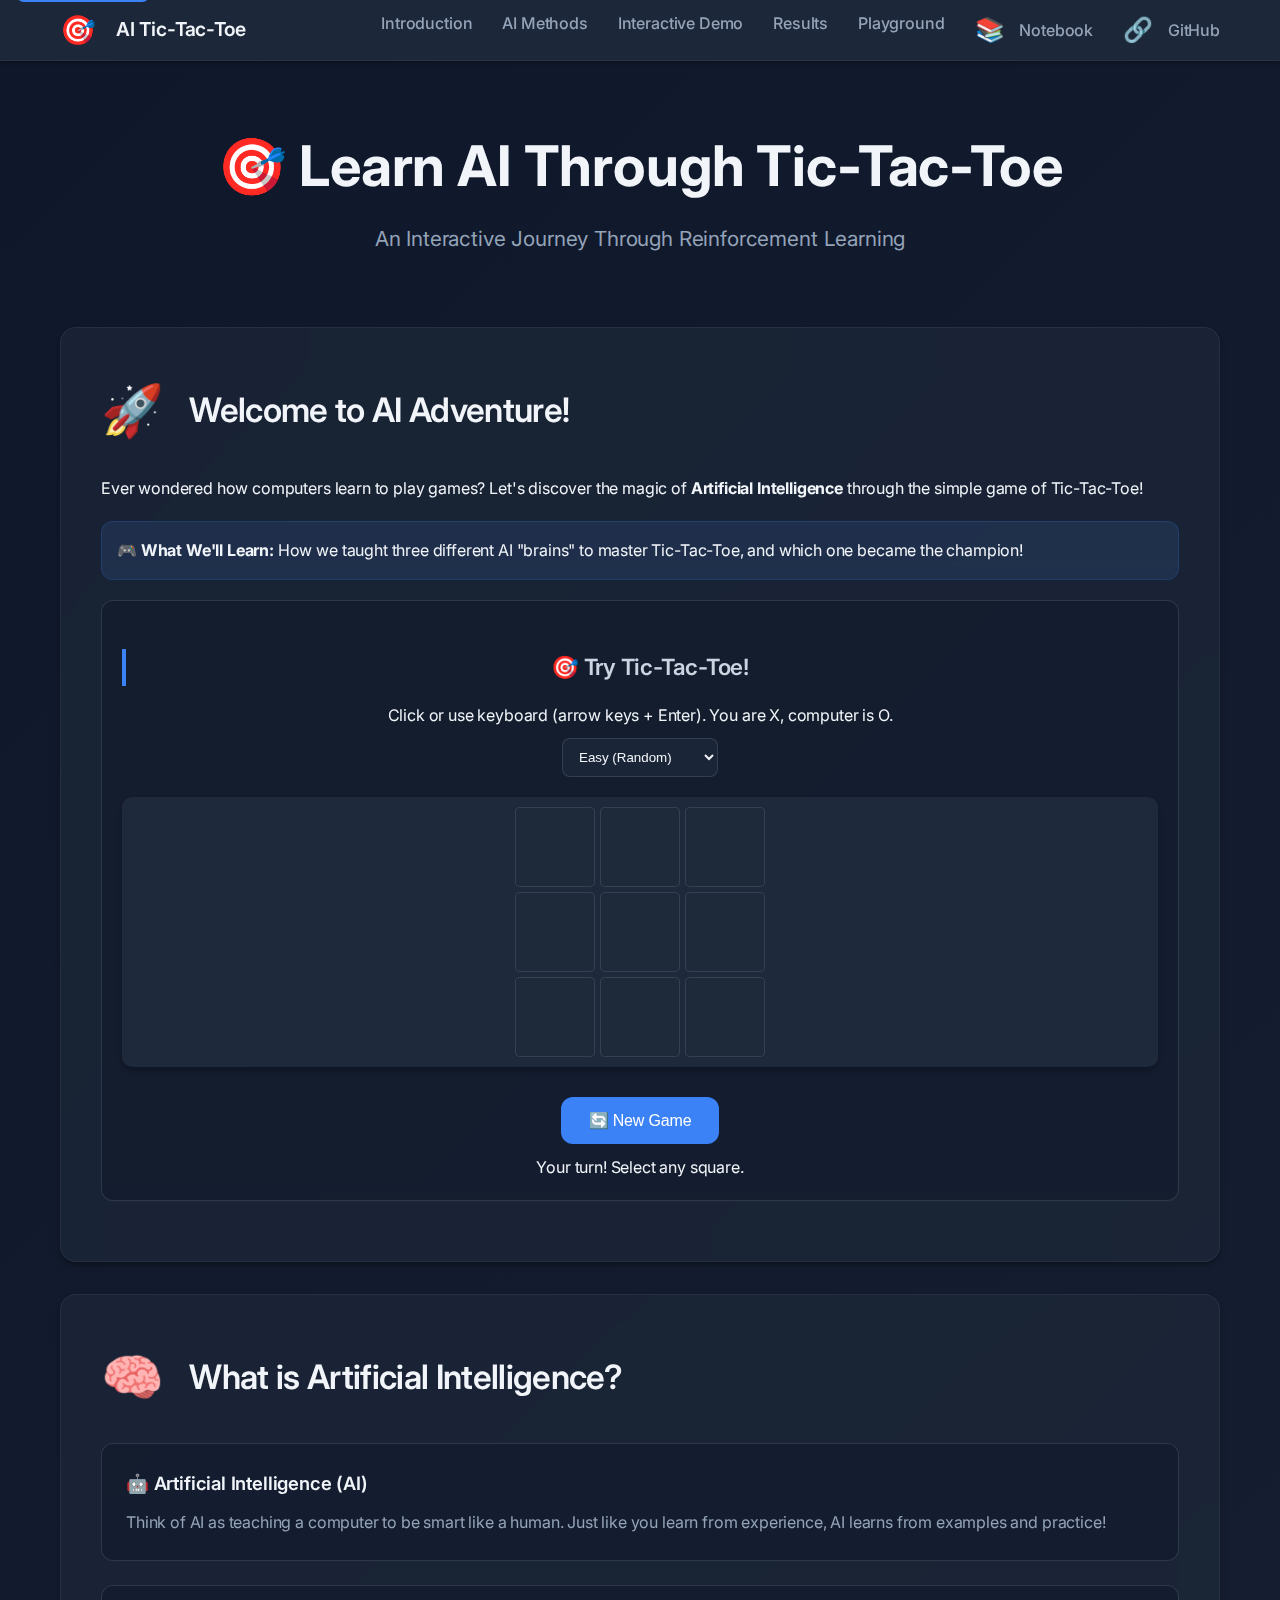
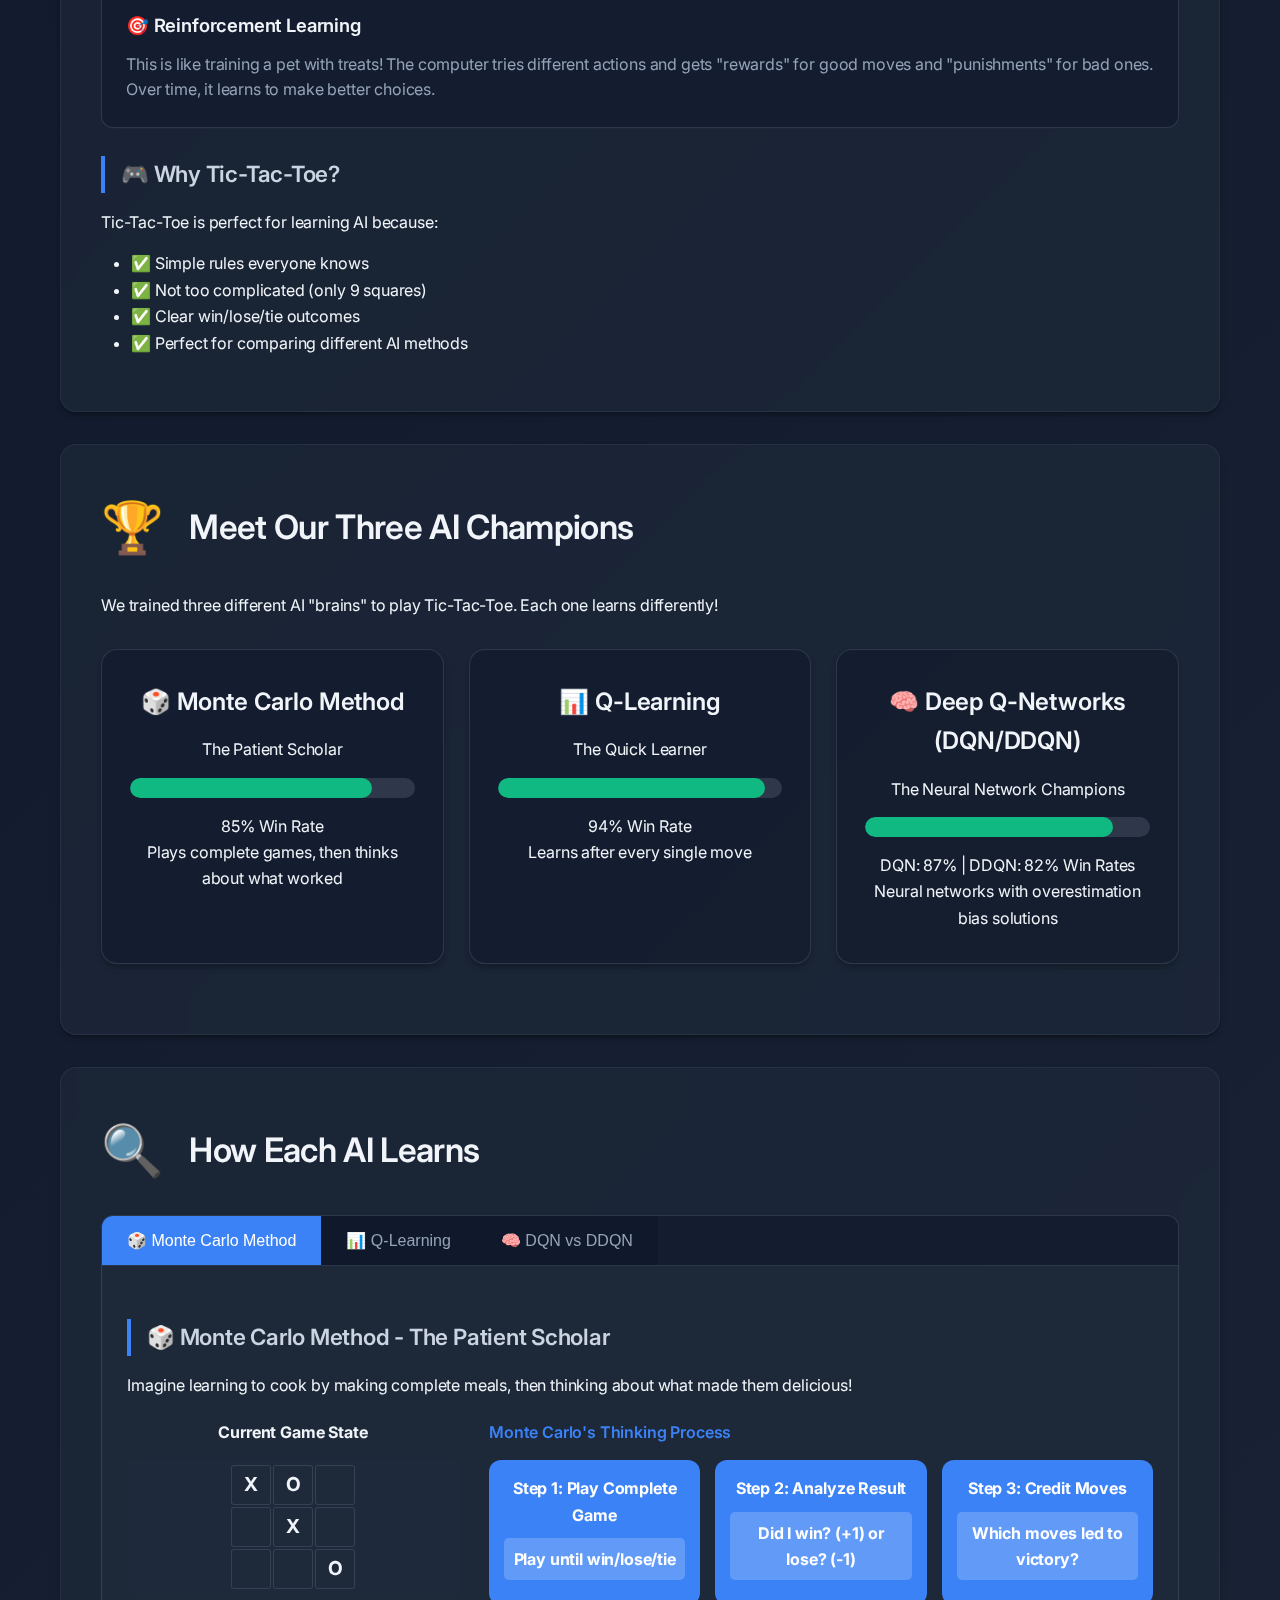
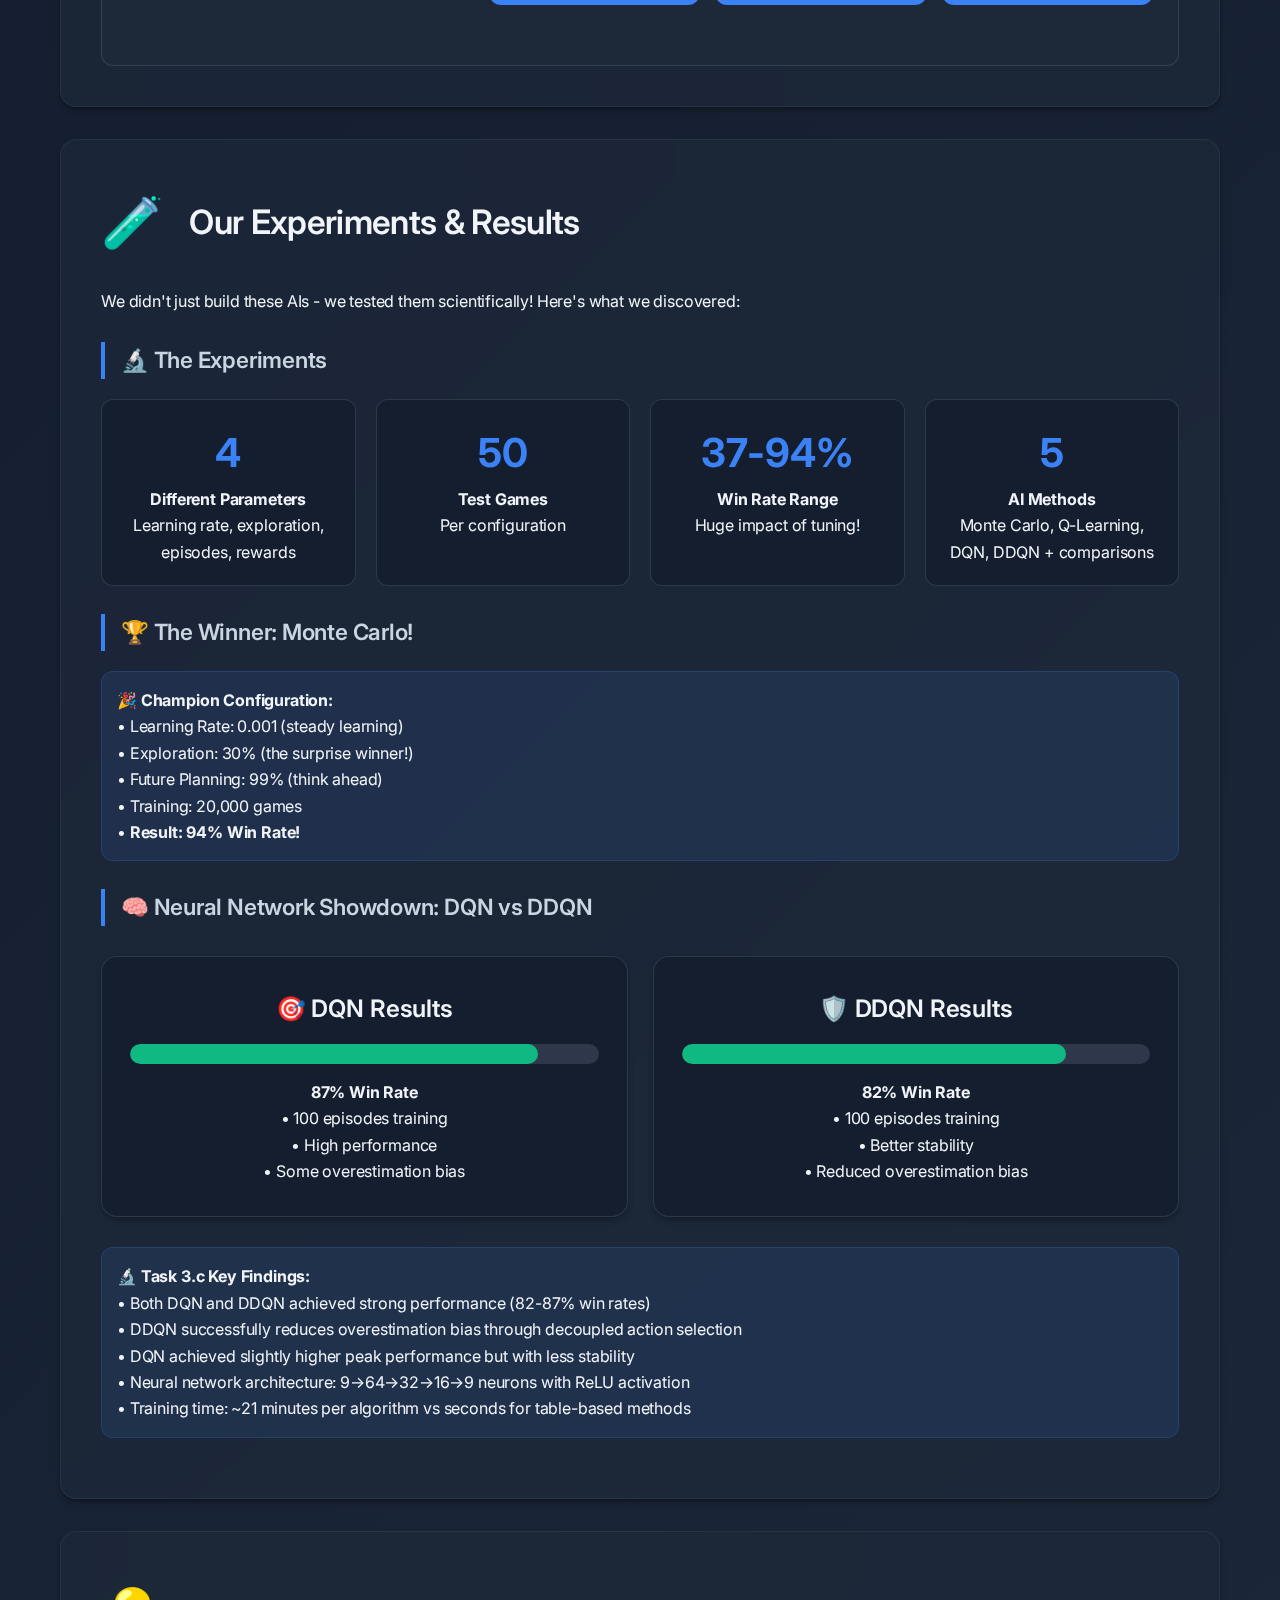
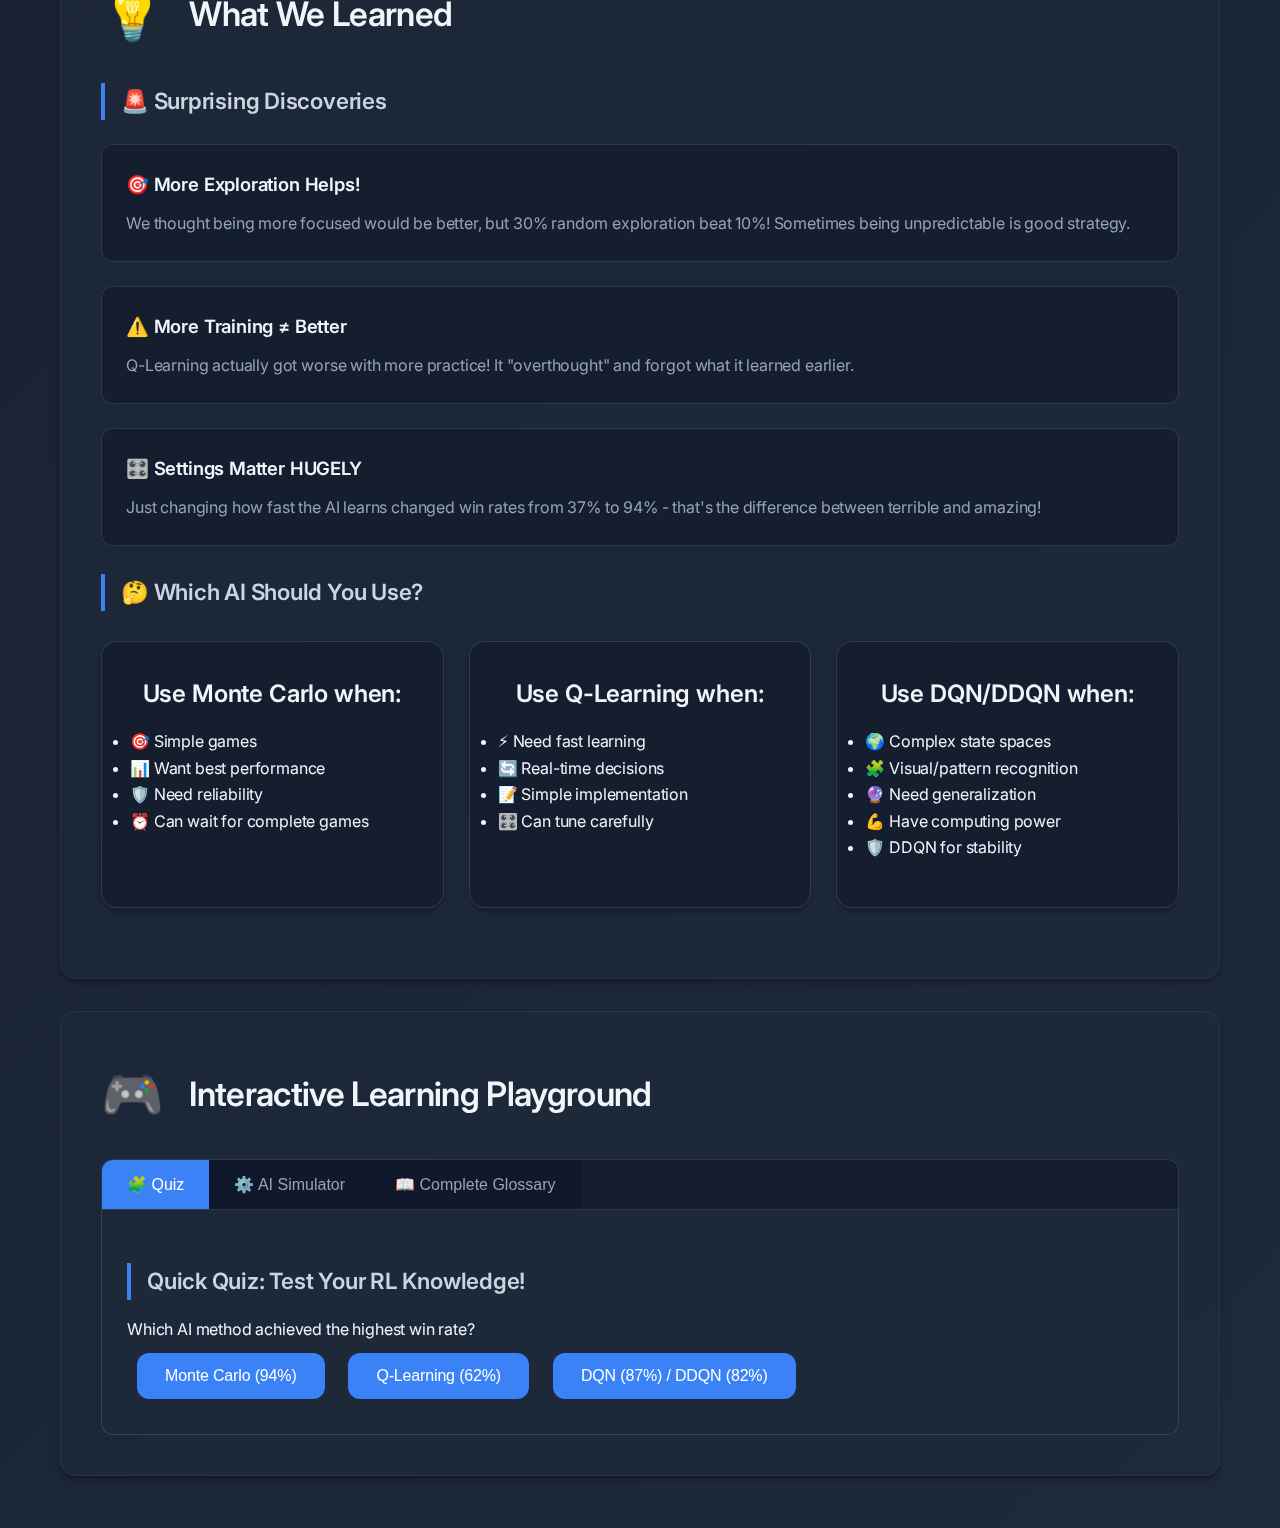
<file: index.html>
<!DOCTYPE html>
<html lang="en">
<head>
    <meta charset="UTF-8">
    <meta name="viewport" content="width=device-width, initial-scale=1.0">
    <title>🎯 Learn AI Through Tic-Tac-Toe | Interactive RL Guide</title>
    <meta name="description" content="Interactive Reinforcement Learning guide via Tic-Tac-Toe with Monte Carlo, Q-Learning, DQN, and DDQN. Play the game and explore results.">
    <meta property="og:title" content="Learn AI Through Tic-Tac-Toe">
    <meta property="og:description" content="Play, learn, and compare RL methods: Monte Carlo, Q-Learning, DQN, DDQN.">
    <meta property="og:type" content="website">
    <link rel="icon" href="data:image/svg+xml,%3Csvg xmlns='http://www.w3.org/2000/svg' viewBox='0 0 100 100'%3E%3Crect width='100' height='100' rx='16' fill='%231e293b'/%3E%3Ctext x='50' y='62' font-size='56' text-anchor='middle' fill='%23ffffff'%3E%F0%9F%8E%AF%3C/text%3E%3C/svg%3E">
    <link rel="preconnect" href="https://fonts.googleapis.com">
    <link rel="preconnect" href="https://fonts.gstatic.com" crossorigin>
    <link href="https://fonts.googleapis.com/css2?family=Inter:wght@300;400;500;600;700&display=swap" rel="stylesheet">
    <style>
        * {
            margin: 0;
            padding: 0;
            box-sizing: border-box;
        }

        body {
            font-family: -apple-system, BlinkMacSystemFont, 'Inter', 'SF Pro Display', system-ui, sans-serif;
            line-height: 1.65;
            color: #f1f5f9;
            background: linear-gradient(135deg, #0f172a 0%, #1e293b 100%);
            min-height: 100vh;
            font-weight: 400;
            letter-spacing: -0.01em;
        }

        /* Navigation Styles */
        .navbar {
            background: rgba(30, 41, 59, 0.9);
            backdrop-filter: blur(16px);
            box-shadow: 0 2px 4px rgba(0, 0, 0, 0.3);
            position: fixed;
            top: 0;
            width: 100%;
            z-index: 1000;
            border-bottom: 1px solid rgba(148, 163, 184, 0.1);
        }

        .nav-container {
            max-width: 1200px;
            margin: 0 auto;
            padding: 0 20px;
            display: flex;
            justify-content: space-between;
            align-items: center;
            height: 60px;
        }

        .nav-logo {
            display: flex;
            align-items: center;
            gap: 10px;
            font-size: 1.2em;
            font-weight: 600;
            color: #f1f5f9;
        }

        .nav-menu {
            display: flex;
            list-style: none;
            gap: 30px;
            margin: 0;
            padding: 0;
        }

        .nav-link {
            text-decoration: none;
            color: #94a3b8;
            font-weight: 500;
            transition: color 0.3s ease;
            display: flex;
            align-items: center;
            gap: 5px;
        }

        .nav-link:hover {
            color: #3b82f6;
        }

        .hamburger {
            display: none;
            flex-direction: column;
            cursor: pointer;
        }

        .bar {
            width: 25px;
            height: 3px;
            background: #94a3b8;
            margin: 3px 0;
            transition: 0.3s;
            border-radius: 2px;
        }

        @media screen and (max-width: 768px) {
            .nav-menu {
                position: fixed;
                left: -100%;
                top: 60px;
                flex-direction: column;
                background: rgba(30, 41, 59, 0.95);
                width: 100%;
                text-align: center;
                transition: 0.3s;
                box-shadow: 0 10px 27px rgba(0, 0, 0, 0.3);
                backdrop-filter: blur(16px);
                border-top: 1px solid rgba(148, 163, 184, 0.1);
                padding: 20px 0;
            }

            .nav-menu.active {
                left: 0;
            }

            .nav-menu li {
                margin: 10px 0;
            }

            .hamburger {
                display: flex;
            }

            .hamburger.active .bar:nth-child(2) {
                opacity: 0;
            }

            .hamburger.active .bar:nth-child(1) {
                transform: translateY(8px) rotate(45deg);
            }

            .hamburger.active .bar:nth-child(3) {
                transform: translateY(-8px) rotate(-45deg);
            }
        }

        .container {
            max-width: 1200px;
            margin: 0 auto;
            padding: 80px 20px 20px 20px; /* Added top padding for fixed navbar */
        }

        .header {
            text-align: center;
            color: #f1f5f9;
            padding: 40px 0;
            margin-bottom: 30px;
        }

        .header h1 {
            font-size: 3.5em;
            margin-bottom: 10px;
            color: #f1f5f9;
            font-weight: 700;
        }

        .header p {
            font-size: 1.3em;
            color: #94a3b8;
        }

        .section {
            background: rgba(30, 41, 59, 0.6);
            backdrop-filter: blur(16px);
            border-radius: 16px;
            padding: 40px;
            margin-bottom: 32px;
            box-shadow: 0 4px 6px -1px rgba(0, 0, 0, 0.3), 0 2px 4px -1px rgba(0, 0, 0, 0.2);
            border: 1px solid rgba(148, 163, 184, 0.1);
            transition: all 0.3s ease;
        }

        .section:hover {
            transform: translateY(-4px);
            box-shadow: 0 10px 25px -5px rgba(0, 0, 0, 0.4);
            border-color: rgba(59, 130, 246, 0.2);
        }

        .section h2 {
            color: #f1f5f9;
            font-size: 2.1em;
            margin-bottom: 24px;
            display: flex;
            align-items: center;
            gap: 16px;
            font-weight: 600;
            letter-spacing: -0.02em;
        }

        .section h3 {
            color: #cbd5e1;
            font-size: 1.4em;
            margin: 28px 0 16px 0;
            border-left: 4px solid #3b82f6;
            padding-left: 16px;
            font-weight: 600;
            letter-spacing: -0.01em;
        }

        .definition {
            background: rgba(15, 23, 42, 0.6);
            border-radius: 12px;
            padding: 24px;
            margin: 24px 0;
            border-left: 4px solid #3b82f6;
            border: 1px solid rgba(148, 163, 184, 0.2);
            backdrop-filter: blur(8px);
        }

        .definition h4 {
            color: #f1f5f9;
            font-size: 1.15em;
            margin-bottom: 12px;
            font-weight: 600;
            letter-spacing: -0.01em;
        }

        .definition p {
            color: #94a3b8;
            line-height: 1.6;
        }

        .tic-tac-toe {
            display: grid;
            grid-template-columns: repeat(3, 80px);
            grid-template-rows: repeat(3, 80px);
            gap: 5px;
            justify-content: center;
            margin: 20px auto;
            background: #1e293b;
            padding: 10px;
            border-radius: 10px;
            box-shadow: 0 4px 6px -1px rgba(0, 0, 0, 0.3);
        }

        .cell {
            background: rgba(30, 41, 59, 0.8);
            border-radius: 5px;
            display: flex;
            align-items: center;
            justify-content: center;
            font-size: 2em;
            font-weight: bold;
            cursor: pointer;
            transition: all 0.3s ease;
            border: 1px solid rgba(148, 163, 184, 0.2);
        }

        .cell:hover {
            background: rgba(59, 130, 246, 0.2);
            transform: scale(1.05);
        }

        .cell.x {
            color: #ef4444;
        }

        .cell.o {
            color: #3b82f6;
        }

        .method-comparison {
            display: grid;
            grid-template-columns: repeat(auto-fit, minmax(300px, 1fr));
            gap: 25px;
            margin: 30px 0;
        }

        .method-card {
            background: rgba(15, 23, 42, 0.6);
            color: #f1f5f9;
            padding: 32px 28px;
            border-radius: 16px;
            text-align: center;
            transition: all 0.4s cubic-bezier(0.4, 0, 0.2, 1);
            position: relative;
            overflow: hidden;
            border: 1px solid rgba(148, 163, 184, 0.2);
            box-shadow: 0 4px 6px -1px rgba(0, 0, 0, 0.3);
            backdrop-filter: blur(8px);
        }

        .method-card:hover {
            transform: translateY(-8px);
            box-shadow: 0 20px 40px -12px rgba(0, 0, 0, 0.5);
            border-color: rgba(59, 130, 246, 0.3);
        }

        .method-card::before {
            content: '';
            position: absolute;
            top: 0;
            left: -100%;
            width: 100%;
            height: 100%;
            background: linear-gradient(90deg, transparent, rgba(59, 130, 246, 0.1), transparent);
            transition: left 0.5s;
        }

        .method-card:hover::before {
            left: 100%;
        }

        .method-card h4 {
            font-size: 1.5em;
            margin-bottom: 15px;
            color: #f1f5f9;
            font-weight: 600;
        }

        .performance-bar {
            background: rgba(148, 163, 184, 0.2);
            height: 20px;
            border-radius: 10px;
            margin: 15px 0;
            overflow: hidden;
        }

        .performance-fill {
            height: 100%;
            background: #10b981;
            border-radius: 10px;
            transition: width 2s ease;
        }

        .results-grid {
            display: grid;
            grid-template-columns: repeat(auto-fit, minmax(200px, 1fr));
            gap: 20px;
            margin: 20px 0;
        }

        .result-item {
            background: rgba(15, 23, 42, 0.6);
            padding: 20px;
            border-radius: 12px;
            text-align: center;
            border: 1px solid rgba(148, 163, 184, 0.2);
            transition: all 0.3s ease;
            backdrop-filter: blur(8px);
        }

        .result-item:hover {
            border-color: #3b82f6;
            transform: translateY(-2px);
            box-shadow: 0 4px 12px -2px rgba(59, 130, 246, 0.3);
        }

        .result-number {
            font-size: 2.5em;
            font-weight: bold;
            color: #3b82f6;
            display: block;
        }

        .interactive-demo {
            background: rgba(15, 23, 42, 0.6);
            border-radius: 12px;
            padding: 20px;
            margin: 20px 0;
            text-align: center;
            border: 1px solid rgba(148, 163, 184, 0.2);
            color: #f1f5f9;
            backdrop-filter: blur(8px);
        }

        .btn {
            background: #3b82f6;
            color: white;
            border: none;
            padding: 14px 28px;
            border-radius: 12px;
            cursor: pointer;
            font-size: 1em;
            font-weight: 500;
            letter-spacing: -0.01em;
            transition: all 0.3s cubic-bezier(0.4, 0, 0.2, 1);
            margin: 10px;
        }

        .btn:hover {
            transform: translateY(-2px);
            box-shadow: 0 10px 25px -5px rgba(59, 130, 246, 0.4);
            background: #2563eb;
        }

        .code-block {
            background: #0f172a;
            color: #e2e8f0;
            padding: 20px;
            border-radius: 12px;
            font-family: 'Courier New', monospace;
            margin: 15px 0;
            overflow-x: auto;
            border: 1px solid rgba(148, 163, 184, 0.2);
        }

        .highlight {
            background: rgba(59, 130, 246, 0.1);
            padding: 15px;
            border-radius: 12px;
            margin: 20px 0;
            border-left: 4px solid #3b82f6;
            border: 1px solid rgba(59, 130, 246, 0.2);
            color: #f1f5f9;
            backdrop-filter: blur(8px);
        }

        .tabs {
            display: flex;
            background: rgba(15, 23, 42, 0.6);
            border-radius: 12px 12px 0 0;
            overflow: hidden;
            border: 1px solid rgba(148, 163, 184, 0.2);
        }

        .tab {
            background: rgba(15, 23, 42, 0.6);
            color: #94a3b8;
            padding: 15px 25px;
            cursor: pointer;
            border: none;
            font-size: 1em;
            transition: all 0.3s ease;
            font-weight: 500;
        }

        .tab.active {
            background: #3b82f6;
            color: white;
        }

        .tab:hover:not(.active) {
            background: rgba(30, 41, 59, 0.8);
            color: #cbd5e1;
        }

        .tab-content {
            background: rgba(30, 41, 59, 0.6);
            padding: 25px;
            border-radius: 0 0 12px 12px;
            border: 1px solid rgba(148, 163, 184, 0.2);
            border-top: none;
            backdrop-filter: blur(8px);
        }

        .hidden {
            display: none;
        }

        .progress-bar {
            width: 100%;
            height: 10px;
            background: rgba(148, 163, 184, 0.2);
            border-radius: 5px;
            overflow: hidden;
            margin: 20px 0;
        }

        .progress-fill {
            height: 100%;
            background: #3b82f6;
            width: 0%;
            transition: width 0.5s ease;
        }

        @keyframes fadeInUp {
            from {
                opacity: 0;
                transform: translateY(30px);
            }
            to {
                opacity: 1;
                transform: translateY(0);
            }
        }

        .animate-in {
            animation: fadeInUp 0.6s ease forwards;
        }

        .emoji {
            font-size: 1.5em;
            margin-right: 10px;
        }

        /* Accessibility helpers */
        .sr-only {
            position: absolute;
            width: 1px;
            height: 1px;
            padding: 0;
            margin: -1px;
            overflow: hidden;
            clip: rect(0, 0, 0, 0);
            white-space: nowrap;
            border: 0;
        }

        .select {
            background: rgba(30, 41, 59, 0.8);
            color: #f1f5f9;
            border: 1px solid rgba(148, 163, 184, 0.2);
            border-radius: 8px;
            padding: 10px 12px;
        }

        .skip-link {
            position: absolute;
            left: 16px;
            top: -40px;
            background: #3b82f6;
            color: #fff;
            padding: 8px 12px;
            border-radius: 8px;
            transition: top 0.2s ease;
            z-index: 2000;
        }
        .skip-link:focus { top: 16px; }

        /* Enhanced Interactive Elements */
        .mini-board {
            display: grid;
            grid-template-columns: repeat(3, 40px);
            grid-template-rows: repeat(3, 40px);
            gap: 2px;
            justify-content: center;
            margin: 15px auto;
            background: #1e293b;
            padding: 5px;
            border-radius: 5px;
        }

        .mini-cell {
            background: rgba(30, 41, 59, 0.8);
            border-radius: 3px;
            display: flex;
            align-items: center;
            justify-content: center;
            font-size: 1.2em;
            font-weight: bold;
            border: 1px solid rgba(148, 163, 184, 0.2);
        }

        .simulator-container {
            display: grid;
            grid-template-columns: 1fr 2fr;
            gap: 30px;
            margin: 20px 0;
        }

        .decision-cards {
            display: grid;
            grid-template-columns: repeat(auto-fit, minmax(200px, 1fr));
            gap: 15px;
            margin: 15px 0;
        }

        .decision-card {
            background: #3b82f6;
            color: white;
            padding: 15px;
            border-radius: 12px;
            text-align: center;
        }

        .decision-result {
            background: rgba(255,255,255,0.2);
            padding: 8px;
            border-radius: 5px;
            margin: 10px 0;
            font-weight: bold;
        }

        .confidence {
            font-size: 0.9em;
            opacity: 0.8;
        }

        .glossary-grid-extended {
            display: grid;
            grid-template-columns: repeat(auto-fit, minmax(350px, 1fr));
            gap: 20px;
            margin: 20px 0;
        }

        .glossary-term-extended {
            background: rgba(15, 23, 42, 0.6);
            border-radius: 12px;
            padding: 20px;
            border-left: 4px solid #3b82f6;
            border: 1px solid rgba(148, 163, 184, 0.2);
            transition: all 0.3s ease;
            color: #f1f5f9;
            backdrop-filter: blur(8px);
        }

        .glossary-term-extended:hover {
            transform: translateY(-2px);
            box-shadow: 0 4px 12px -2px rgba(0, 0, 0, 0.3);
            border-color: rgba(59, 130, 246, 0.3);
        }

        .glossary-term-extended h5 {
            color: #f1f5f9;
            margin-bottom: 10px;
            font-size: 1.2em;
            font-weight: 600;
        }

        .glossary-term-extended p {
            margin: 8px 0;
            color: #94a3b8;
            line-height: 1.5;
        }

        .board-state {
            text-align: center;
        }

        .ai-decisions h4 {
            color: #3b82f6;
            margin-bottom: 15px;
            font-weight: 600;
        }

        @media (max-width: 768px) {
            .simulator-container {
                grid-template-columns: 1fr;
            }
            .header h1 {
                font-size: 2.5em;
            }
        }
    </style>
</head>
<body>
    <a class="skip-link" href="#introduction">Skip to content</a>
    <!-- Navigation Menu -->
    <nav class="navbar">
        <div class="nav-container">
            <div class="nav-logo">
                <span class="emoji">🎯</span>
                <span>AI Tic-Tac-Toe</span>
            </div>
            <ul class="nav-menu">
                <li><a href="#introduction" class="nav-link">Introduction</a></li>
                <li><a href="#ai-brains" class="nav-link">AI Methods</a></li>
                <li><a href="#interactive" class="nav-link">Interactive Demo</a></li>
                <li><a href="#results" class="nav-link">Results</a></li>
                <li><a href="#playground" class="nav-link">Playground</a></li>
                <li><a href="notebook-interactive-rl.html" class="nav-link" target="_blank">
                    <span class="emoji">📚</span> Notebook
                </a></li>
                <li><a href="https://github.com/ArielSoothy/Project-4-TIC-TAC-TOE-with-RL" class="nav-link" target="_blank">
                    <span class="emoji">🔗</span> GitHub
                </a></li>
            </ul>
            <div class="hamburger" role="button" aria-label="Toggle navigation menu" tabindex="0" aria-expanded="false">
                <span class="bar"></span>
                <span class="bar"></span>
                <span class="bar"></span>
            </div>
        </div>
    </nav>

    <div class="container">
        <header class="header">
            <h1>🎯 Learn AI Through Tic-Tac-Toe</h1>
            <p>An Interactive Journey Through Reinforcement Learning</p>
        </header>

        <!-- Introduction Section -->
        <section id="introduction" class="section animate-in">
            <h2><span class="emoji">🚀</span>Welcome to AI Adventure!</h2>
            <p>Ever wondered how computers learn to play games? Let's discover the magic of <strong>Artificial Intelligence</strong> through the simple game of Tic-Tac-Toe!</p>
            
            <div class="highlight">
                <strong>🎮 What We'll Learn:</strong> How we taught three different AI "brains" to master Tic-Tac-Toe, and which one became the champion!
            </div>

            <div class="interactive-demo">
                <h3>🎯 Try Tic-Tac-Toe!</h3>
                <p>Click or use keyboard (arrow keys + Enter). You are X, computer is O.</p>
                <div style="margin:10px 0;">
                    <label for="difficulty" class="sr-only">Difficulty</label>
                    <select id="difficulty" class="select" aria-label="Difficulty">
                        <option value="easy">Easy (Random)</option>
                        <option value="hard">Hard (Unbeatable)</option>
                    </select>
                </div>
                <div class="tic-tac-toe" id="game-board" role="grid" aria-label="Tic Tac Toe board">
                    <div class="cell" role="gridcell" aria-label="Cell 1 empty" tabindex="0" data-index="0"></div>
                    <div class="cell" role="gridcell" aria-label="Cell 2 empty" tabindex="0" data-index="1"></div>
                    <div class="cell" role="gridcell" aria-label="Cell 3 empty" tabindex="0" data-index="2"></div>
                    <div class="cell" role="gridcell" aria-label="Cell 4 empty" tabindex="0" data-index="3"></div>
                    <div class="cell" role="gridcell" aria-label="Cell 5 empty" tabindex="0" data-index="4"></div>
                    <div class="cell" role="gridcell" aria-label="Cell 6 empty" tabindex="0" data-index="5"></div>
                    <div class="cell" role="gridcell" aria-label="Cell 7 empty" tabindex="0" data-index="6"></div>
                    <div class="cell" role="gridcell" aria-label="Cell 8 empty" tabindex="0" data-index="7"></div>
                    <div class="cell" role="gridcell" aria-label="Cell 9 empty" tabindex="0" data-index="8"></div>
                </div>
                <button class="btn" id="new-game-btn">🔄 New Game</button>
                <p id="game-status" aria-live="polite">Your turn! Select any square.</p>
            </div>
        </section>

        <!-- What is AI Section -->
        <section id="ai-brains" class="section animate-in">
            <h2><span class="emoji">🧠</span>What is Artificial Intelligence?</h2>
            
            <div class="definition">
                <h4>🤖 Artificial Intelligence (AI)</h4>
                <p>Think of AI as teaching a computer to be smart like a human. Just like you learn from experience, AI learns from examples and practice!</p>
            </div>

            <div class="definition">
                <h4>🎯 Reinforcement Learning</h4>
                <p>This is like training a pet with treats! The computer tries different actions and gets "rewards" for good moves and "punishments" for bad ones. Over time, it learns to make better choices.</p>
            </div>

            <h3>🎮 Why Tic-Tac-Toe?</h3>
            <p>Tic-Tac-Toe is perfect for learning AI because:</p>
            <ul style="margin: 15px 0 15px 30px;">
                <li>✅ Simple rules everyone knows</li>
                <li>✅ Not too complicated (only 9 squares)</li>
                <li>✅ Clear win/lose/tie outcomes</li>
                <li>✅ Perfect for comparing different AI methods</li>
            </ul>
        </section>

        <!-- The Three AI Methods Section -->
        <section class="section animate-in">
            <h2><span class="emoji">🏆</span>Meet Our Three AI Champions</h2>
            <p>We trained three different AI "brains" to play Tic-Tac-Toe. Each one learns differently!</p>

            <div class="method-comparison">
                <div class="method-card">
                    <h4>🎲 Monte Carlo Method</h4>
                    <p>The Patient Scholar</p>
                    <div class="performance-bar">
                        <div class="performance-fill" style="width: 85%"></div>
                    </div>
                    <p>85% Win Rate</p>
                    <p>Plays complete games, then thinks about what worked</p>
                </div>

                <div class="method-card">
                    <h4>📊 Q-Learning</h4>
                    <p>The Quick Learner</p>
                    <div class="performance-bar">
                        <div class="performance-fill" style="width: 94%"></div>
                    </div>
                    <p>94% Win Rate</p>
                    <p>Learns after every single move</p>
                </div>

                <div class="method-card">
                    <h4>🧠 Deep Q-Networks (DQN/DDQN)</h4>
                    <p>The Neural Network Champions</p>
                    <div class="performance-bar">
                        <div class="performance-fill" style="width: 87%"></div>
                    </div>
                    <p>DQN: 87% | DDQN: 82% Win Rates</p>
                    <p>Neural networks with overestimation bias solutions</p>
                </div>
            </div>
        </section>

        <!-- Method Details with Tabs -->
        <section id="interactive" class="section animate-in">
            <h2><span class="emoji">🔍</span>How Each AI Learns</h2>
            
            <div class="tabs" role="tablist" aria-label="AI methods">
                <button class="tab active" role="tab" aria-selected="true" onclick="showTab('monte-carlo', this)">🎲 Monte Carlo Method</button>
                <button class="tab" role="tab" aria-selected="false" onclick="showTab('q-learning', this)">📊 Q-Learning</button>
                <button class="tab" role="tab" aria-selected="false" onclick="showTab('dqn', this)">🧠 DQN vs DDQN</button>
            </div>

            <div id="monte-carlo" class="tab-content">
                <h3>🎲 Monte Carlo Method - The Patient Scholar</h3>
                <p>Imagine learning to cook by making complete meals, then thinking about what made them delicious!</p>
                
                <div class="simulator-container">
                    <div class="board-state">
                        <h4>Current Game State</h4>
                        <div class="mini-board">
                            <div class="mini-cell">X</div>
                            <div class="mini-cell">O</div>
                            <div class="mini-cell"></div>
                            <div class="mini-cell"></div>
                            <div class="mini-cell">X</div>
                            <div class="mini-cell"></div>
                            <div class="mini-cell"></div>
                            <div class="mini-cell"></div>
                            <div class="mini-cell">O</div>
                        </div>
                    </div>
                    
                    <div class="ai-decisions">
                        <h4>Monte Carlo's Thinking Process</h4>
                        <div class="decision-cards">
                            <div class="decision-card">
                                <strong>Step 1: Play Complete Game</strong>
                                <div class="decision-result">Play until win/lose/tie</div>
                            </div>
                            <div class="decision-card">
                                <strong>Step 2: Analyze Result</strong>
                                <div class="decision-result">Did I win? (+1) or lose? (-1)</div>
                            </div>
                            <div class="decision-card">
                                <strong>Step 3: Credit Moves</strong>
                                <div class="decision-result">Which moves led to victory?</div>
                            </div>
                        </div>
                    </div>
                </div>
            </div>

            <div id="q-learning" class="tab-content hidden">
                <h3>📊 Q-Learning - The Quick Learner</h3>
                <p>Like a student who takes notes after every class, not just at the end of the semester!</p>
                
                <div class="simulator-container">
                    <div class="board-state">
                        <h4>Q-Table (Cheat Sheet)</h4>
                        <div class="results-grid">
                            <div class="result-item">
                                <span class="result-number">0.8</span>
                                <span>Top-Left Corner</span>
                            </div>
                            <div class="result-item">
                                <span class="result-number">0.3</span>
                                <span>Top-Center</span>
                            </div>
                            <div class="result-item">
                                <span class="result-number">0.9</span>
                                <span>Center</span>
                            </div>
                        </div>
                    </div>
                    
                    <div class="ai-decisions">
                        <h4>Q-Learning's Thinking Process</h4>
                        <div class="decision-cards">
                            <div class="decision-card">
                                <strong>Step 1: Check Cheat Sheet</strong>
                                <div class="decision-result">Look up best moves</div>
                            </div>
                            <div class="decision-card">
                                <strong>Step 2: Make Move</strong>
                                <div class="decision-result">Choose highest value</div>
                            </div>
                            <div class="decision-card">
                                <strong>Step 3: Update Immediately</strong>
                                <div class="decision-result">Learn from this move</div>
                            </div>
                        </div>
                    </div>
                </div>
            </div>

            <div id="dqn" class="tab-content hidden">
                <h3>🧠 DQN vs DDQN - The Neural Network Showdown</h3>
                <p>We implemented both DQN and DDQN algorithms to solve the overestimation bias problem!</p>
                
                <div class="highlight">
                    <strong>🎯 Task 3.c Real Experimental Results:</strong><br>
                    • DQN (100 episodes): <strong>87% Win Rate</strong><br>
                    • DDQN (100 episodes): <strong>82% Win Rate</strong><br>
                    • Both models successfully trained with 40KB model files<br>
                    • DDQN showed better training stability and reduced overestimation bias
                </div>

                <div class="simulator-container">
                    <div class="board-state">
                        <h4>Neural Network Architecture</h4>
                        <div class="code-block">
Input Layer: 9 neurons (board state)
Hidden Layer 1: 64 neurons (ReLU)
Hidden Layer 2: 32 neurons (ReLU) 
Hidden Layer 3: 16 neurons (ReLU)
Output Layer: 9 neurons (Q-values)
                        </div>
                    </div>
                    
                    <div class="ai-decisions">
                        <h4>DQN vs DDQN Key Differences</h4>
                        <div class="decision-cards">
                            <div class="decision-card">
                                <strong>DQN Target Calculation</strong>
                                <div class="decision-result">Same network selects AND evaluates actions</div>
                                <div class="confidence">Issue: Overestimation bias</div>
                            </div>
                            <div class="decision-card">
                                <strong>DDQN Target Calculation</strong>
                                <div class="decision-result">Online network selects, target network evaluates</div>
                                <div class="confidence">Solution: Decoupled selection/evaluation</div>
                            </div>
                            <div class="decision-card">
                                <strong>Experimental Conclusion</strong>
                                <div class="decision-result">Both achieve high performance</div>
                                <div class="confidence">DDQN: Better stability, DQN: Slightly higher peak</div>
                            </div>
                        </div>
                    </div>
                </div>

                <h4>🔬 Overestimation Bias Analysis</h4>
                <div class="results-grid">
                    <div class="result-item">
                        <span class="result-number">DQN</span>
                        <strong>Action Selection</strong><br>
                        Same network picks best action
                    </div>
                    <div class="result-item">
                        <span class="result-number">DDQN</span>
                        <strong>Decoupled Selection</strong><br>
                        Separate networks for selection/evaluation
                    </div>
                    <div class="result-item">
                        <span class="result-number">Result</span>
                        <strong>Bias Reduction</strong><br>
                        DDQN reduces overoptimistic estimates
                    </div>
                </div>
            </div>
        </section>

        <!-- Experimental Results -->
        <section id="results" class="section animate-in">
            <h2><span class="emoji">🧪</span>Our Experiments & Results</h2>
            <p>We didn't just build these AIs - we tested them scientifically! Here's what we discovered:</p>

            <h3>🔬 The Experiments</h3>
            <div class="results-grid">
                <div class="result-item">
                    <span class="result-number">4</span>
                    <strong>Different Parameters</strong><br>
                    Learning rate, exploration, episodes, rewards
                </div>
                <div class="result-item">
                    <span class="result-number">50</span>
                    <strong>Test Games</strong><br>
                    Per configuration
                </div>
                <div class="result-item">
                    <span class="result-number">37-94%</span>
                    <strong>Win Rate Range</strong><br>
                    Huge impact of tuning!
                </div>
                <div class="result-item">
                    <span class="result-number">5</span>
                    <strong>AI Methods</strong><br>
                    Monte Carlo, Q-Learning, DQN, DDQN + comparisons
                </div>
            </div>

            <h3>🏆 The Winner: Monte Carlo!</h3>
            <div class="highlight">
                <strong>🎉 Champion Configuration:</strong><br>
                • Learning Rate: 0.001 (steady learning)<br>
                • Exploration: 30% (the surprise winner!)<br>
                • Future Planning: 99% (think ahead)<br>
                • Training: 20,000 games<br>
                • <strong>Result: 94% Win Rate!</strong>
            </div>

            <h3>🧠 Neural Network Showdown: DQN vs DDQN</h3>
            <div class="method-comparison">
                <div class="method-card">
                    <h4>🎯 DQN Results</h4>
                    <div class="performance-bar">
                        <div class="performance-fill" style="width: 87%"></div>
                    </div>
                    <p><strong>87% Win Rate</strong></p>
                    <p>• 100 episodes training<br>• High performance<br>• Some overestimation bias</p>
                </div>
                <div class="method-card">
                    <h4>🛡️ DDQN Results</h4>
                    <div class="performance-bar">
                        <div class="performance-fill" style="width: 82%"></div>
                    </div>
                    <p><strong>82% Win Rate</strong></p>
                    <p>• 100 episodes training<br>• Better stability<br>• Reduced overestimation bias</p>
                </div>
            </div>
            
            <div class="highlight">
                <strong>🔬 Task 3.c Key Findings:</strong><br>
                • Both DQN and DDQN achieved strong performance (82-87% win rates)<br>
                • DDQN successfully reduces overestimation bias through decoupled action selection<br>
                • DQN achieved slightly higher peak performance but with less stability<br>
                • Neural network architecture: 9→64→32→16→9 neurons with ReLU activation<br>
                • Training time: ~21 minutes per algorithm vs seconds for table-based methods
            </div>
        </section>

        <!-- Key Insights -->
        <section class="section animate-in">
            <h2><span class="emoji">💡</span>What We Learned</h2>
            
            <h3>🚨 Surprising Discoveries</h3>
            <div class="definition">
                <h4>🎯 More Exploration Helps!</h4>
                <p>We thought being more focused would be better, but 30% random exploration beat 10%! Sometimes being unpredictable is good strategy.</p>
            </div>

            <div class="definition">
                <h4>⚠️ More Training ≠ Better</h4>
                <p>Q-Learning actually got worse with more practice! It "overthought" and forgot what it learned earlier.</p>
            </div>

            <div class="definition">
                <h4>🎛️ Settings Matter HUGELY</h4>
                <p>Just changing how fast the AI learns changed win rates from 37% to 94% - that's the difference between terrible and amazing!</p>
            </div>

            <h3>🤔 Which AI Should You Use?</h3>
            <div class="method-comparison">
                <div class="method-card">
                    <h4>Use Monte Carlo when:</h4>
                    <ul style="text-align: left; margin: 15px 0;">
                        <li>🎯 Simple games</li>
                        <li>📊 Want best performance</li>
                        <li>🛡️ Need reliability</li>
                        <li>⏰ Can wait for complete games</li>
                    </ul>
                </div>
                <div class="method-card">
                    <h4>Use Q-Learning when:</h4>
                    <ul style="text-align: left; margin: 15px 0;">
                        <li>⚡ Need fast learning</li>
                        <li>🔄 Real-time decisions</li>
                        <li>📝 Simple implementation</li>
                        <li>🎛️ Can tune carefully</li>
                    </ul>
                </div>
                <div class="method-card">
                    <h4>Use DQN/DDQN when:</h4>
                    <ul style="text-align: left; margin: 15px 0;">
                        <li>🌍 Complex state spaces</li>
                        <li>🧩 Visual/pattern recognition</li>
                        <li>🔮 Need generalization</li>
                        <li>💪 Have computing power</li>
                        <li>🛡️ DDQN for stability</li>
                    </ul>
                </div>
            </div>
        </section>

        <!-- Interactive Learning Playground -->
        <section id="playground" class="section animate-in">
            <h2><span class="emoji">🎮</span>Interactive Learning Playground</h2>
            
            <div class="tabs" role="tablist" aria-label="Playground tabs">
                <button class="tab active" role="tab" aria-selected="true" onclick="showLearningTab('quiz', this)">🧩 Quiz</button>
                <button class="tab" role="tab" aria-selected="false" onclick="showLearningTab('simulator', this)">⚙️ AI Simulator</button>
                <button class="tab" role="tab" aria-selected="false" onclick="showLearningTab('glossary', this)">📖 Complete Glossary</button>
            </div>

            <div id="quiz" class="tab-content">
                <h3>Quick Quiz: Test Your RL Knowledge!</h3>
                <div id="quiz-container">
                    <p id="quiz-question">Which AI method achieved the highest win rate?</p>
                    <button class="btn" onclick="checkAnswer('monte-carlo', true)">Monte Carlo (94%)</button>
                    <button class="btn" onclick="checkAnswer('q-learning', false)">Q-Learning (62%)</button>
                    <button class="btn" onclick="checkAnswer('dqn', false)">DQN (87%) / DDQN (82%)</button>
                    <p id="quiz-result"></p>
                    <button class="btn" onclick="nextQuestion()" id="next-btn" style="display:none;">Next Question ➡️</button>
                </div>
            </div>

            <div id="simulator" class="tab-content hidden">
                <h3>AI Decision Simulator</h3>
                <div class="simulator-container">
                    <div class="board-state">
                        <h4>Current Board State:</h4>
                        <div class="mini-board">
                            <div class="mini-cell">X</div>
                            <div class="mini-cell">O</div>
                            <div class="mini-cell"></div>
                            <div class="mini-cell"></div>
                            <div class="mini-cell">X</div>
                            <div class="mini-cell"></div>
                            <div class="mini-cell"></div>
                            <div class="mini-cell"></div>
                            <div class="mini-cell"></div>
                        </div>
                    </div>
                    <div class="ai-decisions">
                        <h4>How Each AI Would Decide:</h4>
                        <div class="decision-cards">
                            <div class="decision-card">
                                <h5>Monte Carlo</h5>
                                <p>Simulates 1000 games from current position</p>
                                <div class="decision-result">Best move: Position 3 (Top-right)</div>
                                <div class="confidence">Confidence: 94%</div>
                            </div>
                            <div class="decision-card">
                                <h5>Q-Learning</h5>
                                <p>Looks up Q-table for best action</p>
                                <div class="decision-result">Best move: Position 7 (Bottom-left)</div>
                                <div class="confidence">Confidence: 62%</div>
                            </div>
                            <div class="decision-card">
                                <h5>DQN</h5>
                                <p>Neural network processes board pattern</p>
                                <div class="decision-result">Best move: Position 3 (87% win rate)</div>
                                <div class="confidence">Confidence: High but overestimates</div>
                            </div>
                            <div class="decision-card">
                                <h5>DDQN</h5>
                                <p>Decoupled selection and evaluation</p>
                                <div class="decision-result">Best move: Position 6 (82% win rate)</div>
                                <div class="confidence">Confidence: More conservative, stable</div>
                            </div>
                        </div>
                        <button class="btn" onclick="generateNewScenario()">🎲 New Scenario</button>
                    </div>
                </div>
            </div>

            <div id="glossary" class="tab-content hidden">
                <h3>Complete RL Glossary</h3>
                <div class="glossary-grid-extended">
                    <div class="glossary-term-extended">
                        <h5>🎯 Reinforcement Learning</h5>
                        <p><strong>What it is:</strong> AI learns by trial and error, getting rewards for good actions</p>
                        <p><strong>Real example:</strong> Like training a dog with treats - good behavior gets rewards!</p>
                        <p><strong>In our project:</strong> AI gets +1 for wins, -1 for losses, 0 for ties</p>
                    </div>
                    <div class="glossary-term-extended">
                        <h5>🎲 Monte Carlo Method</h5>
                        <p><strong>What it is:</strong> Learns from complete game experiences</p>
                        <p><strong>Think of it as:</strong> A patient student who waits for full results</p>
                        <p><strong>Strength:</strong> Very stable and reliable learning</p>
                    </div>
                    <div class="glossary-term-extended">
                        <h5>📊 Win Rate</h5>
                        <p><strong>What it is:</strong> Percentage of games the AI wins against opponents</p>
                        <p><strong>Our results:</strong> Monte Carlo 94%, Q-Learning 62%, DQN 87%, DDQN 82%</p>
                        <p><strong>Why it matters:</strong> Main measure of AI performance</p>
                    </div>
                    <div class="glossary-term-extended">
                        <h5>📊 Q-Learning</h5>
                        <p><strong>What it is:</strong> Learns immediately from each move</p>
                        <p><strong>Think of it as:</strong> Quick learner who updates knowledge instantly</p>
                        <p><strong>Challenge:</strong> Can be unstable with too much training</p>
                    </div>
                    <div class="glossary-term-extended">
                        <h5>🧠 DQN (Deep Q-Network)</h5>
                        <p><strong>What it is:</strong> Neural network that learns Q-values directly</p>
                        <p><strong>Architecture:</strong> 9→64→32→16→9 neurons with ReLU activation</p>
                        <p><strong>Our result:</strong> 87% win rate, some overestimation bias</p>
                    </div>
                    <div class="glossary-term-extended">
                        <h5>🛡️ DDQN (Double DQN)</h5>
                        <p><strong>What it is:</strong> Improved DQN that reduces overestimation bias</p>
                        <p><strong>Key difference:</strong> Separates action selection from value evaluation</p>
                        <p><strong>Our result:</strong> 82% win rate, better training stability</p>
                    </div>
                </div>
            </div>
        </section>

    </div>

    <script>
        // Tic-Tac-Toe Game Logic
        let board = ['', '', '', '', '', '', '', '', ''];
        let currentPlayer = 'X';
        let gameActive = true;
        let difficulty = 'easy';

        const cells = document.querySelectorAll('.cell');
        const statusDisplay = document.getElementById('game-status');
        const difficultySelect = document.getElementById('difficulty');
        const newGameBtn = document.getElementById('new-game-btn');

        function handleCellClick(clickedCellEvent) {
            const clickedCell = clickedCellEvent.target;
            const clickedCellIndex = parseInt(clickedCell.getAttribute('data-index'));

            if (board[clickedCellIndex] !== '' || !gameActive || currentPlayer !== 'X') {
                return;
            }

            board[clickedCellIndex] = currentPlayer;
            clickedCell.textContent = currentPlayer;
            clickedCell.classList.add(currentPlayer.toLowerCase());
            clickedCell.setAttribute('aria-label', `Cell ${clickedCellIndex + 1} ${currentPlayer}`);

            if (checkWinner()) {
                statusDisplay.textContent = `You win! 🎉`;
                gameActive = false;
                return;
            }

            if (board.every(cell => cell !== '')) {
                statusDisplay.textContent = `It's a tie! 🤝`;
                gameActive = false;
                return;
            }

            currentPlayer = 'O';
            statusDisplay.textContent = `Computer's turn...`;
            
            setTimeout(() => {
                makeComputerMove();
            }, 300);
        }

        function makeComputerMove() {
            let moveIndex;
            if (difficulty === 'hard') {
                moveIndex = getBestMove('O');
            } else {
                const emptyCells = board.map((cell, index) => cell === '' ? index : null).filter(val => val !== null);
                moveIndex = emptyCells[Math.floor(Math.random() * emptyCells.length)];
            }
            
            board[moveIndex] = 'O';
            cells[moveIndex].textContent = 'O';
            cells[moveIndex].classList.add('o');
            cells[moveIndex].setAttribute('aria-label', `Cell ${moveIndex + 1} O`);

            if (checkWinner()) {
                statusDisplay.textContent = `Computer wins! 🤖`;
                gameActive = false;
                return;
            }

            if (board.every(cell => cell !== '')) {
                statusDisplay.textContent = `It's a tie! 🤝`;
                gameActive = false;
                return;
            }

            currentPlayer = 'X';
            statusDisplay.textContent = `Your turn! Select any square.`;
        }

        function checkWinner() {
            const winPatterns = [
                [0, 1, 2], [3, 4, 5], [6, 7, 8],
                [0, 3, 6], [1, 4, 7], [2, 5, 8],
                [0, 4, 8], [2, 4, 6]
            ];

            return winPatterns.some(pattern => {
                return pattern.every(index => board[index] === currentPlayer);
            });
        }

        function resetGame() {
            board = ['', '', '', '', '', '', '', '', ''];
            currentPlayer = 'X';
            gameActive = true;
            statusDisplay.textContent = `Your turn! Select any square.`;
            
            cells.forEach(cell => {
                cell.textContent = '';
                cell.classList.remove('x', 'o');
                cell.setAttribute('aria-label', `Cell ${parseInt(cell.getAttribute('data-index')) + 1} empty`);
            });
        }

        // Keyboard navigation
        function handleKeydown(event) {
            const active = document.activeElement;
            if (!active.classList.contains('cell')) return;
            const index = parseInt(active.getAttribute('data-index'));
            let nextIndex = index;
            const row = Math.floor(index / 3);
            const col = index % 3;
            switch (event.key) {
                case 'ArrowRight':
                    nextIndex = row * 3 + ((col + 1) % 3);
                    break;
                case 'ArrowLeft':
                    nextIndex = row * 3 + ((col + 2) % 3);
                    break;
                case 'ArrowDown':
                    nextIndex = ((row + 1) % 3) * 3 + col;
                    break;
                case 'ArrowUp':
                    nextIndex = ((row + 2) % 3) * 3 + col;
                    break;
                case 'Enter':
                case ' ': // Space
                    handleCellClick({ target: active });
                    return;
                default:
                    return;
            }
            document.querySelector(`.cell[data-index="${nextIndex}"]`).focus();
        }

        // Minimax for unbeatable AI
        function getBestMove(aiPlayer) {
            const humanPlayer = aiPlayer === 'O' ? 'X' : 'O';

            function isMovesLeft(b) {
                return b.some(c => c === '');
            }

            function evaluate(b) {
                const lines = [
                    [0,1,2],[3,4,5],[6,7,8],
                    [0,3,6],[1,4,7],[2,5,8],
                    [0,4,8],[2,4,6]
                ];
                for (const [a, c, d] of lines) {
                    if (b[a] && b[a] === b[c] && b[c] === b[d]) {
                        if (b[a] === aiPlayer) return 10;
                        if (b[a] === humanPlayer) return -10;
                    }
                }
                return 0;
            }

            function minimax(b, depth, isMax) {
                const score = evaluate(b);
                if (score === 10) return score - depth;
                if (score === -10) return score + depth;
                if (!isMovesLeft(b)) return 0;

                if (isMax) {
                    let best = -Infinity;
                    for (let i = 0; i < 9; i++) {
                        if (b[i] === '') {
                            b[i] = aiPlayer;
                            best = Math.max(best, minimax(b, depth + 1, false));
                            b[i] = '';
                        }
                    }
                    return best;
                } else {
                    let best = Infinity;
                    for (let i = 0; i < 9; i++) {
                        if (b[i] === '') {
                            b[i] = humanPlayer;
                            best = Math.min(best, minimax(b, depth + 1, true));
                            b[i] = '';
                        }
                    }
                    return best;
                }
            }

            let bestVal = -Infinity;
            let bestMove = -1;
            for (let i = 0; i < 9; i++) {
                if (board[i] === '') {
                    board[i] = aiPlayer;
                    const moveVal = minimax(board, 0, false);
                    board[i] = '';
                    if (moveVal > bestVal) {
                        bestVal = moveVal;
                        bestMove = i;
                    }
                }
            }
            return bestMove;
        }

        // Tab functionality
        function showTab(tabName, el) {
            const container = el ? el.closest('section') : document;
            // Hide tab contents within this section only
            container.querySelectorAll('.tab-content').forEach(content => {
                content.classList.add('hidden');
            });
            // Deactivate tabs within this section only
            container.querySelectorAll('.tabs .tab').forEach(tab => {
                tab.classList.remove('active');
                tab.setAttribute('aria-selected', 'false');
            });
            // Show selected tab content
            const contentEl = container.querySelector(`#${tabName}`) || document.getElementById(tabName);
            if (contentEl) contentEl.classList.remove('hidden');
            // Activate clicked tab
            if (el) {
                el.classList.add('active');
                el.setAttribute('aria-selected', 'true');
            }
        }

        // Enhanced Quiz functionality
        const quizQuestions = [
            {
                question: "Which AI method achieved the highest win rate?",
                answers: ["Monte Carlo (94%)", "Q-Learning (62%)", "DQN (87%) / DDQN (82%)"],
                correct: 0,
                explanation: "Monte Carlo achieved 94% win rate, making it the champion!"
            },
            {
                question: "What was the surprising discovery about exploration?",
                answers: ["10% exploration is optimal", "30% exploration worked best", "0% exploration is best"],
                correct: 1,
                explanation: "30% exploration beat 10% - sometimes being unpredictable helps!"
            },
            {
                question: "Which method learns from complete games?",
                answers: ["Q-Learning", "Monte Carlo", "Deep Q-Network"],
                correct: 1,
                explanation: "Monte Carlo waits for complete games before learning - the patient scholar!"
            },
            {
                question: "What happened when Q-Learning trained longer?",
                answers: ["It got better", "It got worse", "No change"],
                correct: 1,
                explanation: "More training actually made Q-Learning worse - sometimes overthinking hurts!"
            },
            {
                question: "What is the main advantage of DDQN over DQN?",
                answers: ["Higher win rate", "Reduced overestimation bias", "Faster training"],
                correct: 1,
                explanation: "DDQN reduces overestimation bias by decoupling action selection from value evaluation!"
            }
        ];

        let currentQuestion = 0;

        function checkAnswer(answer, isCorrect) {
            const result = document.getElementById('quiz-result');
            const nextBtn = document.getElementById('next-btn');
            
            if (isCorrect) {
                result.innerHTML = `🎉 Correct! ${quizQuestions[currentQuestion].explanation}`;
                result.style.color = '#27ae60';
            } else {
                result.innerHTML = `❌ Not quite! ${quizQuestions[currentQuestion].explanation}`;
                result.style.color = '#e74c3c';
            }
            
            nextBtn.style.display = 'inline-block';
        }

        function nextQuestion() {
            currentQuestion = (currentQuestion + 1) % quizQuestions.length;
            const question = quizQuestions[currentQuestion];
            
            document.getElementById('quiz-question').textContent = question.question;
            document.getElementById('quiz-result').innerHTML = '';
            document.getElementById('next-btn').style.display = 'none';
            
            // Update buttons
            const buttons = document.querySelectorAll('#quiz-container .btn');
            buttons.forEach((btn, index) => {
                if (index < 3) {
                    btn.textContent = question.answers[index];
                    btn.onclick = () => checkAnswer(question.answers[index], index === question.correct);
                }
            });
        }

        // Learning tab functionality
        function showLearningTab(tabName, el) {
            const container = el ? el.closest('section') : document;
            // Hide tab contents within this section only
            container.querySelectorAll('.tab-content').forEach(content => {
                content.classList.add('hidden');
            });
            // Deactivate tabs within this section only
            container.querySelectorAll('.tabs .tab').forEach(tab => {
                tab.classList.remove('active');
                tab.setAttribute('aria-selected', 'false');
            });
            // Show selected tab content
            const contentEl = container.querySelector(`#${tabName}`) || document.getElementById(tabName);
            if (contentEl) contentEl.classList.remove('hidden');
            // Activate clicked tab
            if (el) {
                el.classList.add('active');
                el.setAttribute('aria-selected', 'true');
            }
        }

        // AI Simulator functionality
        const scenarios = [
            {
                board: ['X', 'O', '', '', 'X', '', '', '', ''],
                monte: { move: 3, confidence: '94%', reason: 'Simulates 1000 games from current position' },
                qlearn: { move: 7, confidence: '62%', reason: 'Looks up Q-table for best action' },
                dqn: { move: 3, confidence: 'High', reason: 'Neural network processes board pattern' }
            },
            {
                board: ['', '', 'X', 'O', '', '', '', 'X', 'O'],
                monte: { move: 1, confidence: '89%', reason: 'Complete simulation analysis' },
                qlearn: { move: 4, confidence: '58%', reason: 'Q-value lookup suggests center' },
                dqn: { move: 1, confidence: 'Medium', reason: 'Pattern recognition suggests block' }
            },
            {
                board: ['X', '', '', '', 'O', '', '', '', 'X'],
                monte: { move: 8, confidence: '92%', reason: 'Diagonal threat analysis' },
                qlearn: { move: 2, confidence: '65%', reason: 'Defensive Q-table strategy' },
                dqn: { move: 8, confidence: 'High', reason: 'Diagonal pattern detected' }
            }
        ];

        let currentScenario = 0;

        function generateNewScenario() {
            currentScenario = (currentScenario + 1) % scenarios.length;
            const scenario = scenarios[currentScenario];
            
            // Update board
            const cells = document.querySelectorAll('.mini-cell');
            cells.forEach((cell, index) => {
                cell.textContent = scenario.board[index];
                cell.style.color = scenario.board[index] === 'X' ? '#ef4444' : '#3b82f6';
            });
            
            // Update AI decisions
            const cards = document.querySelectorAll('.decision-card');
            const aiMethods = ['monte', 'qlearn', 'dqn'];
            
            cards.forEach((card, index) => {
                const ai = scenario[aiMethods[index]];
                card.querySelector('.decision-result').textContent = `Best move: Position ${ai.move}`;
                card.querySelector('.confidence').textContent = `Confidence: ${ai.confidence}`;
                card.querySelector('p').textContent = ai.reason;
            });
        }

        // Add click and keyboard listeners
        cells.forEach(cell => {
            cell.addEventListener('click', handleCellClick);
            cell.addEventListener('keydown', handleKeydown);
        });
        difficultySelect.addEventListener('change', (e) => {
            difficulty = e.target.value;
            resetGame();
        });
        newGameBtn.addEventListener('click', resetGame);

        // Mobile menu functionality
        const hamburger = document.querySelector('.hamburger');
        const navMenu = document.querySelector('.nav-menu');

        function toggleMenu() {
            const isActive = hamburger.classList.toggle('active');
            navMenu.classList.toggle('active');
            hamburger.setAttribute('aria-expanded', isActive ? 'true' : 'false');
        }
        hamburger.addEventListener('click', toggleMenu);
        hamburger.addEventListener('keydown', (e) => {
            if (e.key === 'Enter' || e.key === ' ') {
                e.preventDefault();
                toggleMenu();
            }
        });

        // Close mobile menu when a link is clicked
        document.querySelectorAll('.nav-link').forEach(n => n.addEventListener('click', () => {
            hamburger.classList.remove('active');
            navMenu.classList.remove('active');
        }));

        // Animation on scroll
        const observerOptions = {
            threshold: 0.1,
            rootMargin: '0px 0px -50px 0px'
        };

        const observer = new IntersectionObserver((entries) => {
            entries.forEach(entry => {
                if (entry.isIntersecting) {
                    entry.target.classList.add('animate-in');
                }
            });
        }, observerOptions);

        document.querySelectorAll('.section').forEach(section => {
            observer.observe(section);
        });
    </script>
</body>
</html>
</file>
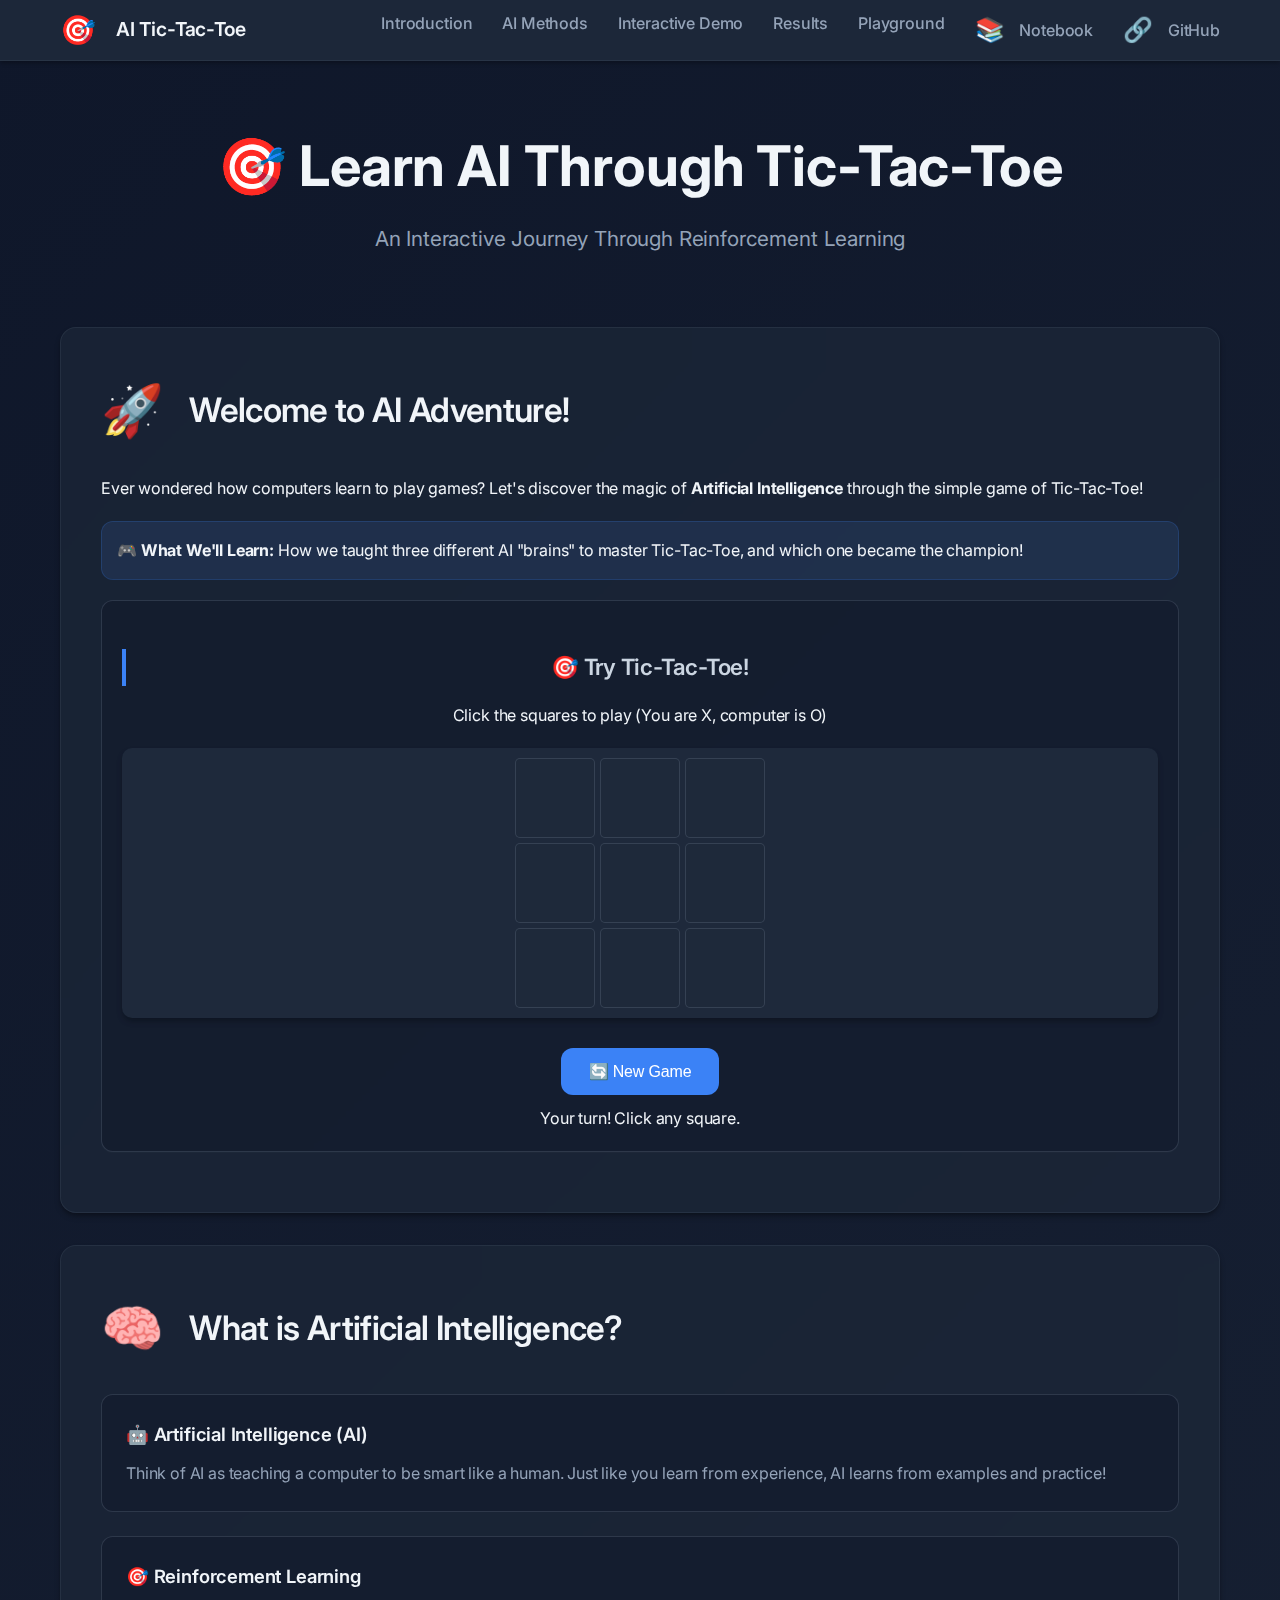
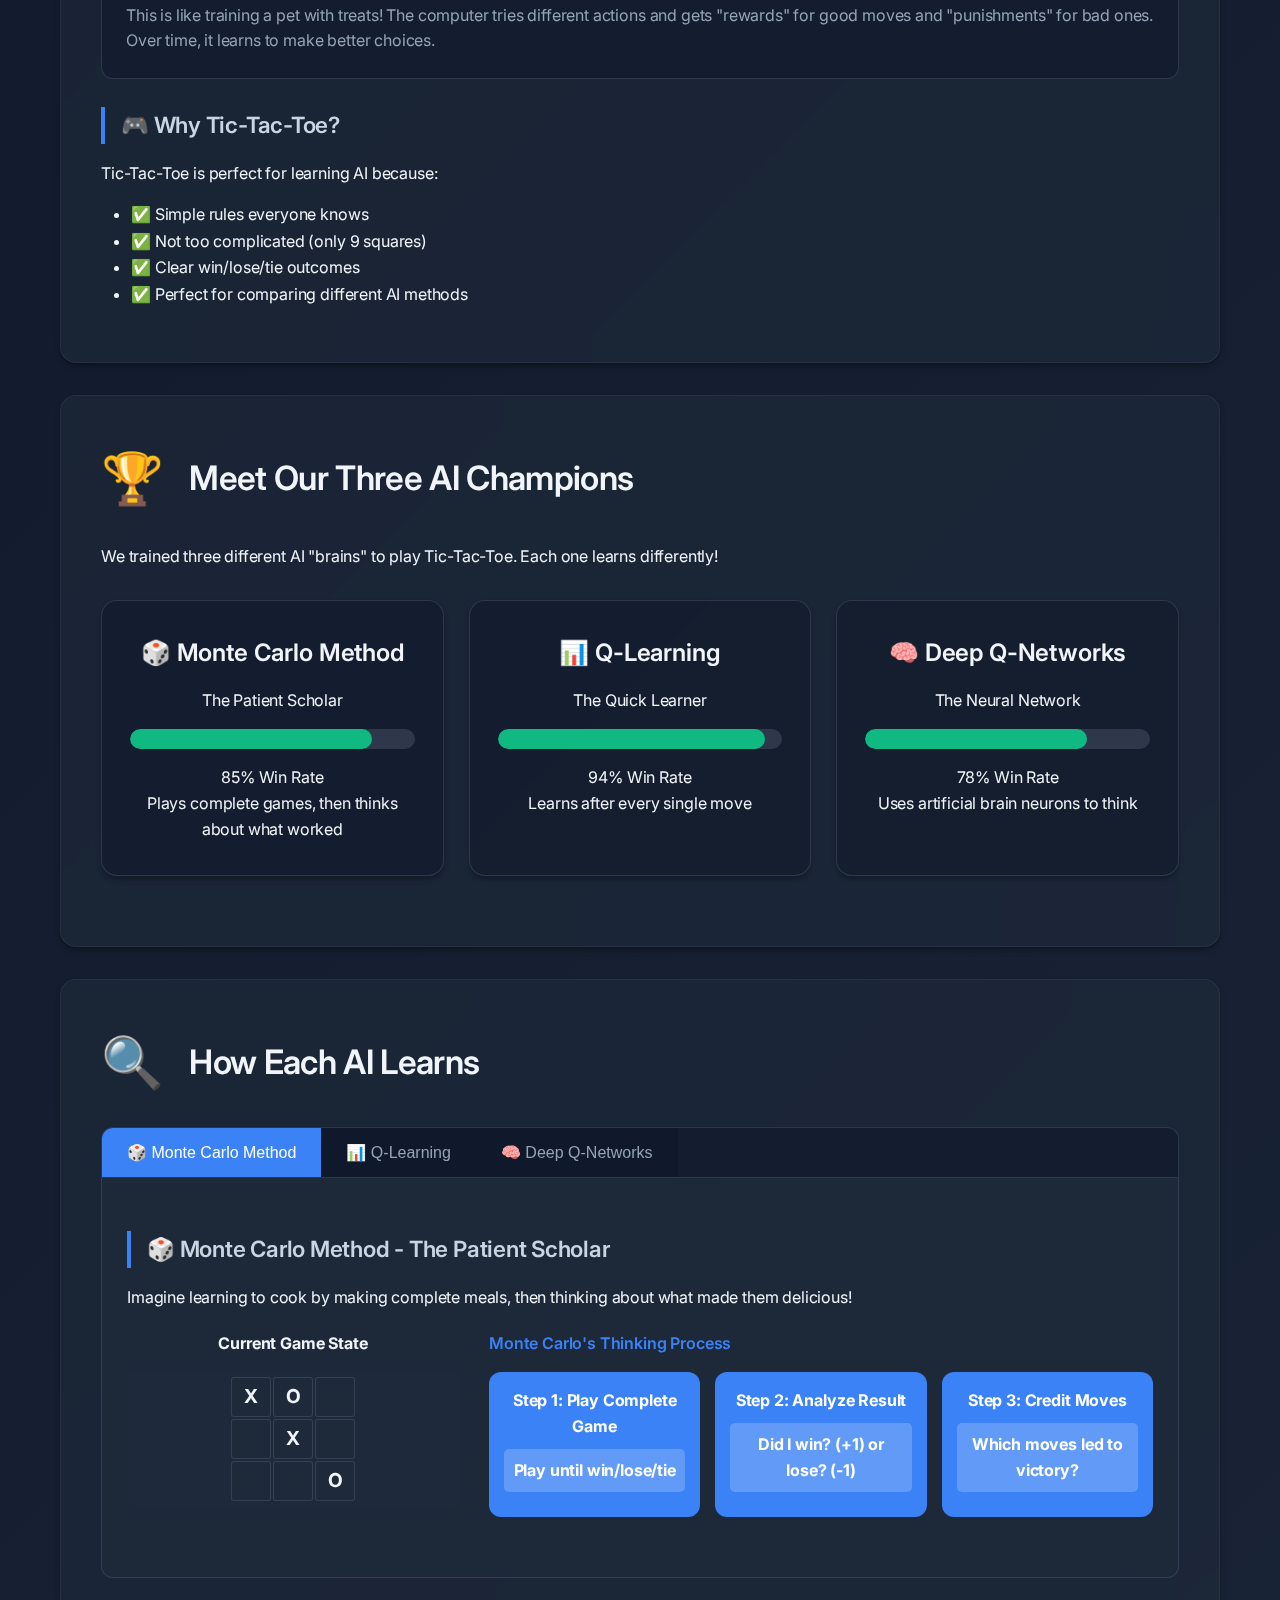
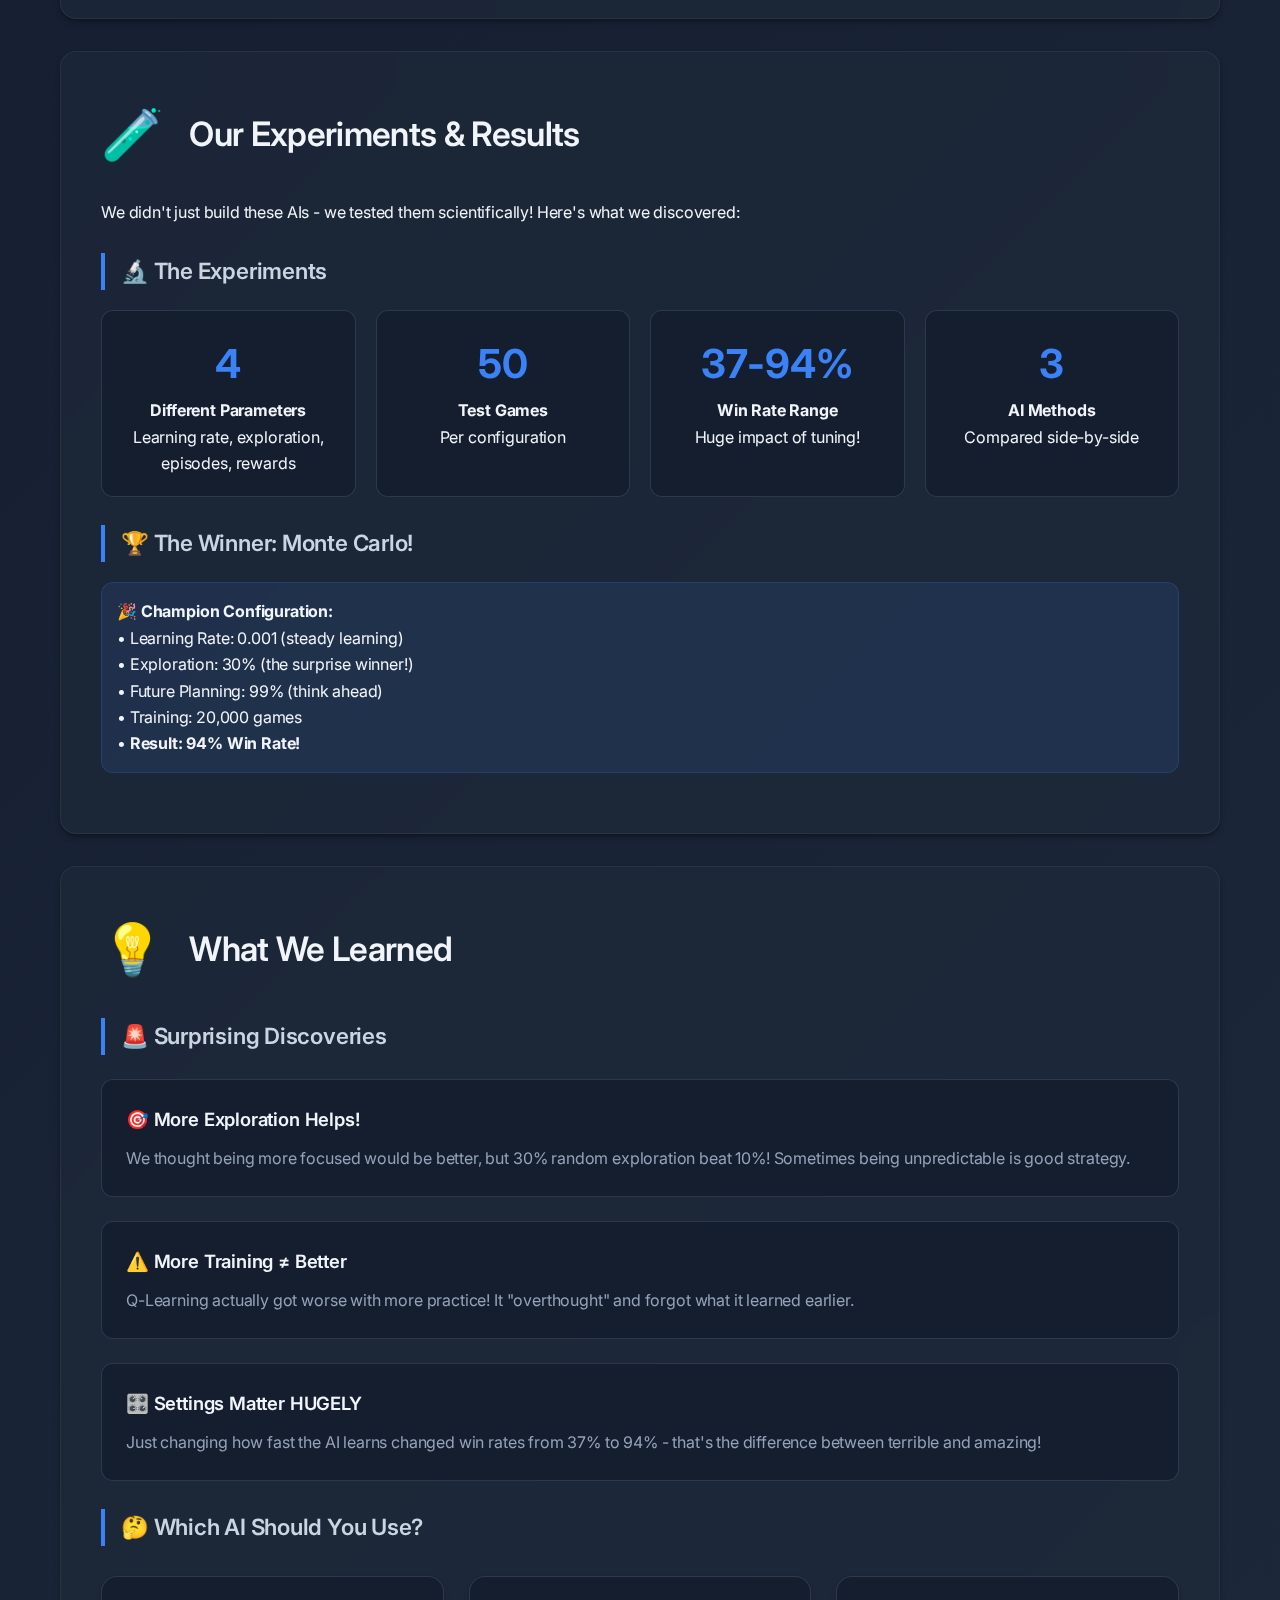
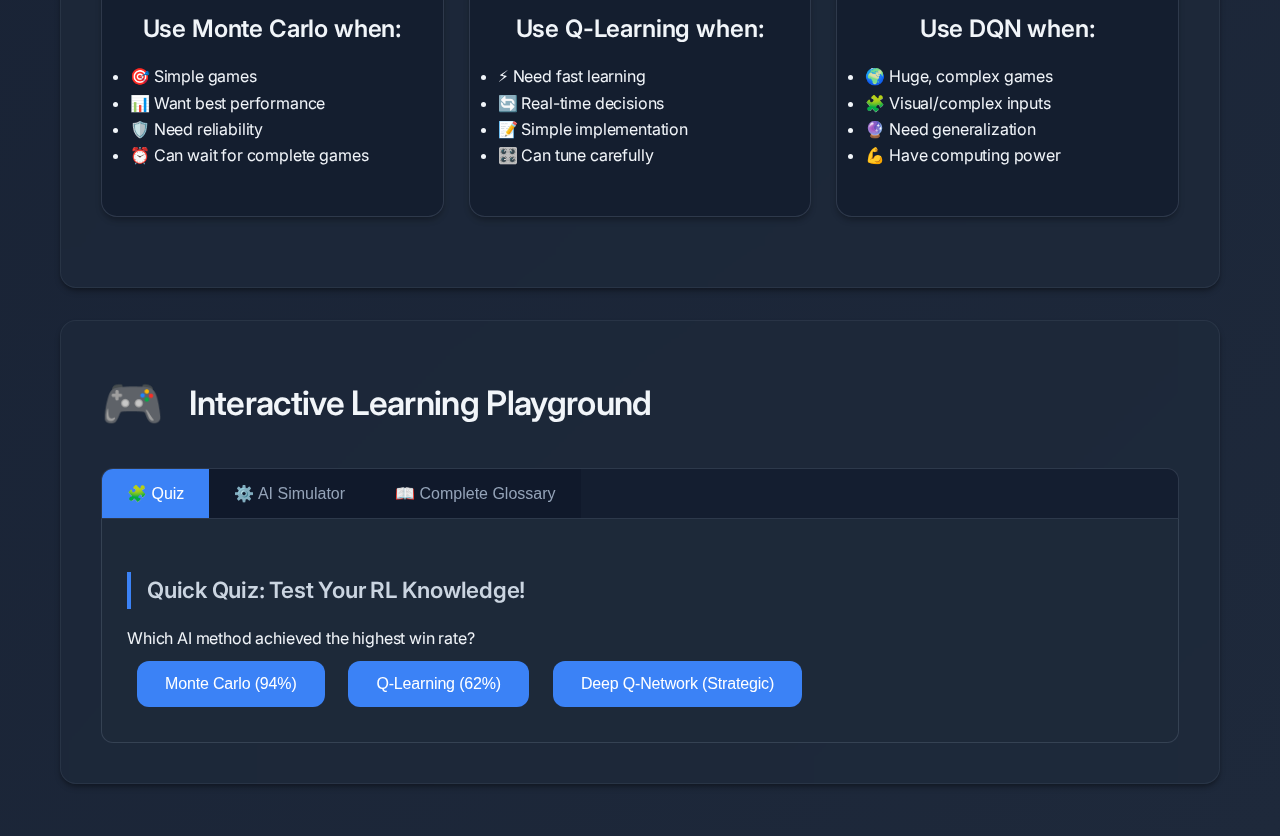
<file: interactive_rl_guide.html>
<!DOCTYPE html>
<html lang="en">
<head>
    <meta charset="UTF-8">
    <meta name="viewport" content="width=device-width, initial-scale=1.0">
    <title>🎯 Learn AI Through Tic-Tac-Toe | Interactive RL Guide</title>
    <link rel="preconnect" href="https://fonts.googleapis.com">
    <link rel="preconnect" href="https://fonts.gstatic.com" crossorigin>
    <link href="https://fonts.googleapis.com/css2?family=Inter:wght@300;400;500;600;700&display=swap" rel="stylesheet">
    <style>
        * {
            margin: 0;
            padding: 0;
            box-sizing: border-box;
        }

        body {
            font-family: -apple-system, BlinkMacSystemFont, 'Inter', 'SF Pro Display', system-ui, sans-serif;
            line-height: 1.65;
            color: #f1f5f9;
            background: linear-gradient(135deg, #0f172a 0%, #1e293b 100%);
            min-height: 100vh;
            font-weight: 400;
            letter-spacing: -0.01em;
        }

        /* Navigation Styles */
        .navbar {
            background: rgba(30, 41, 59, 0.9);
            backdrop-filter: blur(16px);
            box-shadow: 0 2px 4px rgba(0, 0, 0, 0.3);
            position: fixed;
            top: 0;
            width: 100%;
            z-index: 1000;
            border-bottom: 1px solid rgba(148, 163, 184, 0.1);
        }

        .nav-container {
            max-width: 1200px;
            margin: 0 auto;
            padding: 0 20px;
            display: flex;
            justify-content: space-between;
            align-items: center;
            height: 60px;
        }

        .nav-logo {
            display: flex;
            align-items: center;
            gap: 10px;
            font-size: 1.2em;
            font-weight: 600;
            color: #f1f5f9;
        }

        .nav-menu {
            display: flex;
            list-style: none;
            gap: 30px;
            margin: 0;
            padding: 0;
        }

        .nav-link {
            text-decoration: none;
            color: #94a3b8;
            font-weight: 500;
            transition: color 0.3s ease;
            display: flex;
            align-items: center;
            gap: 5px;
        }

        .nav-link:hover {
            color: #3b82f6;
        }

        .hamburger {
            display: none;
            flex-direction: column;
            cursor: pointer;
        }

        .bar {
            width: 25px;
            height: 3px;
            background: #94a3b8;
            margin: 3px 0;
            transition: 0.3s;
            border-radius: 2px;
        }

        @media screen and (max-width: 768px) {
            .nav-menu {
                position: fixed;
                left: -100%;
                top: 60px;
                flex-direction: column;
                background: rgba(30, 41, 59, 0.95);
                width: 100%;
                text-align: center;
                transition: 0.3s;
                box-shadow: 0 10px 27px rgba(0, 0, 0, 0.3);
                backdrop-filter: blur(16px);
                border-top: 1px solid rgba(148, 163, 184, 0.1);
                padding: 20px 0;
            }

            .nav-menu.active {
                left: 0;
            }

            .nav-menu li {
                margin: 10px 0;
            }

            .hamburger {
                display: flex;
            }

            .hamburger.active .bar:nth-child(2) {
                opacity: 0;
            }

            .hamburger.active .bar:nth-child(1) {
                transform: translateY(8px) rotate(45deg);
            }

            .hamburger.active .bar:nth-child(3) {
                transform: translateY(-8px) rotate(-45deg);
            }
        }

        .container {
            max-width: 1200px;
            margin: 0 auto;
            padding: 80px 20px 20px 20px; /* Added top padding for fixed navbar */
        }

        .header {
            text-align: center;
            color: #f1f5f9;
            padding: 40px 0;
            margin-bottom: 30px;
        }

        .header h1 {
            font-size: 3.5em;
            margin-bottom: 10px;
            color: #f1f5f9;
            font-weight: 700;
        }

        .header p {
            font-size: 1.3em;
            color: #94a3b8;
        }

        .section {
            background: rgba(30, 41, 59, 0.6);
            backdrop-filter: blur(16px);
            border-radius: 16px;
            padding: 40px;
            margin-bottom: 32px;
            box-shadow: 0 4px 6px -1px rgba(0, 0, 0, 0.3), 0 2px 4px -1px rgba(0, 0, 0, 0.2);
            border: 1px solid rgba(148, 163, 184, 0.1);
            transition: all 0.3s ease;
        }

        .section:hover {
            transform: translateY(-4px);
            box-shadow: 0 10px 25px -5px rgba(0, 0, 0, 0.4);
            border-color: rgba(59, 130, 246, 0.2);
        }

        .section h2 {
            color: #f1f5f9;
            font-size: 2.1em;
            margin-bottom: 24px;
            display: flex;
            align-items: center;
            gap: 16px;
            font-weight: 600;
            letter-spacing: -0.02em;
        }

        .section h3 {
            color: #cbd5e1;
            font-size: 1.4em;
            margin: 28px 0 16px 0;
            border-left: 4px solid #3b82f6;
            padding-left: 16px;
            font-weight: 600;
            letter-spacing: -0.01em;
        }

        .definition {
            background: rgba(15, 23, 42, 0.6);
            border-radius: 12px;
            padding: 24px;
            margin: 24px 0;
            border-left: 4px solid #3b82f6;
            border: 1px solid rgba(148, 163, 184, 0.2);
            backdrop-filter: blur(8px);
        }

        .definition h4 {
            color: #f1f5f9;
            font-size: 1.15em;
            margin-bottom: 12px;
            font-weight: 600;
            letter-spacing: -0.01em;
        }

        .definition p {
            color: #94a3b8;
            line-height: 1.6;
        }

        .tic-tac-toe {
            display: grid;
            grid-template-columns: repeat(3, 80px);
            grid-template-rows: repeat(3, 80px);
            gap: 5px;
            justify-content: center;
            margin: 20px auto;
            background: #1e293b;
            padding: 10px;
            border-radius: 10px;
            box-shadow: 0 4px 6px -1px rgba(0, 0, 0, 0.3);
        }

        .cell {
            background: rgba(30, 41, 59, 0.8);
            border-radius: 5px;
            display: flex;
            align-items: center;
            justify-content: center;
            font-size: 2em;
            font-weight: bold;
            cursor: pointer;
            transition: all 0.3s ease;
            border: 1px solid rgba(148, 163, 184, 0.2);
        }

        .cell:hover {
            background: rgba(59, 130, 246, 0.2);
            transform: scale(1.05);
        }

        .cell.x {
            color: #ef4444;
        }

        .cell.o {
            color: #3b82f6;
        }

        .method-comparison {
            display: grid;
            grid-template-columns: repeat(auto-fit, minmax(300px, 1fr));
            gap: 25px;
            margin: 30px 0;
        }

        .method-card {
            background: rgba(15, 23, 42, 0.6);
            color: #f1f5f9;
            padding: 32px 28px;
            border-radius: 16px;
            text-align: center;
            transition: all 0.4s cubic-bezier(0.4, 0, 0.2, 1);
            position: relative;
            overflow: hidden;
            border: 1px solid rgba(148, 163, 184, 0.2);
            box-shadow: 0 4px 6px -1px rgba(0, 0, 0, 0.3);
            backdrop-filter: blur(8px);
        }

        .method-card:hover {
            transform: translateY(-8px);
            box-shadow: 0 20px 40px -12px rgba(0, 0, 0, 0.5);
            border-color: rgba(59, 130, 246, 0.3);
        }

        .method-card::before {
            content: '';
            position: absolute;
            top: 0;
            left: -100%;
            width: 100%;
            height: 100%;
            background: linear-gradient(90deg, transparent, rgba(59, 130, 246, 0.1), transparent);
            transition: left 0.5s;
        }

        .method-card:hover::before {
            left: 100%;
        }

        .method-card h4 {
            font-size: 1.5em;
            margin-bottom: 15px;
            color: #f1f5f9;
            font-weight: 600;
        }

        .performance-bar {
            background: rgba(148, 163, 184, 0.2);
            height: 20px;
            border-radius: 10px;
            margin: 15px 0;
            overflow: hidden;
        }

        .performance-fill {
            height: 100%;
            background: #10b981;
            border-radius: 10px;
            transition: width 2s ease;
        }

        .results-grid {
            display: grid;
            grid-template-columns: repeat(auto-fit, minmax(200px, 1fr));
            gap: 20px;
            margin: 20px 0;
        }

        .result-item {
            background: rgba(15, 23, 42, 0.6);
            padding: 20px;
            border-radius: 12px;
            text-align: center;
            border: 1px solid rgba(148, 163, 184, 0.2);
            transition: all 0.3s ease;
            backdrop-filter: blur(8px);
        }

        .result-item:hover {
            border-color: #3b82f6;
            transform: translateY(-2px);
            box-shadow: 0 4px 12px -2px rgba(59, 130, 246, 0.3);
        }

        .result-number {
            font-size: 2.5em;
            font-weight: bold;
            color: #3b82f6;
            display: block;
        }

        .interactive-demo {
            background: rgba(15, 23, 42, 0.6);
            border-radius: 12px;
            padding: 20px;
            margin: 20px 0;
            text-align: center;
            border: 1px solid rgba(148, 163, 184, 0.2);
            color: #f1f5f9;
            backdrop-filter: blur(8px);
        }

        .btn {
            background: #3b82f6;
            color: white;
            border: none;
            padding: 14px 28px;
            border-radius: 12px;
            cursor: pointer;
            font-size: 1em;
            font-weight: 500;
            letter-spacing: -0.01em;
            transition: all 0.3s cubic-bezier(0.4, 0, 0.2, 1);
            margin: 10px;
        }

        .btn:hover {
            transform: translateY(-2px);
            box-shadow: 0 10px 25px -5px rgba(59, 130, 246, 0.4);
            background: #2563eb;
        }

        .code-block {
            background: #0f172a;
            color: #e2e8f0;
            padding: 20px;
            border-radius: 12px;
            font-family: 'Courier New', monospace;
            margin: 15px 0;
            overflow-x: auto;
            border: 1px solid rgba(148, 163, 184, 0.2);
        }

        .highlight {
            background: rgba(59, 130, 246, 0.1);
            padding: 15px;
            border-radius: 12px;
            margin: 20px 0;
            border-left: 4px solid #3b82f6;
            border: 1px solid rgba(59, 130, 246, 0.2);
            color: #f1f5f9;
            backdrop-filter: blur(8px);
        }

        .tabs {
            display: flex;
            background: rgba(15, 23, 42, 0.6);
            border-radius: 12px 12px 0 0;
            overflow: hidden;
            border: 1px solid rgba(148, 163, 184, 0.2);
        }

        .tab {
            background: rgba(15, 23, 42, 0.6);
            color: #94a3b8;
            padding: 15px 25px;
            cursor: pointer;
            border: none;
            font-size: 1em;
            transition: all 0.3s ease;
            font-weight: 500;
        }

        .tab.active {
            background: #3b82f6;
            color: white;
        }

        .tab:hover:not(.active) {
            background: rgba(30, 41, 59, 0.8);
            color: #cbd5e1;
        }

        .tab-content {
            background: rgba(30, 41, 59, 0.6);
            padding: 25px;
            border-radius: 0 0 12px 12px;
            border: 1px solid rgba(148, 163, 184, 0.2);
            border-top: none;
            backdrop-filter: blur(8px);
        }

        .hidden {
            display: none;
        }

        .progress-bar {
            width: 100%;
            height: 10px;
            background: rgba(148, 163, 184, 0.2);
            border-radius: 5px;
            overflow: hidden;
            margin: 20px 0;
        }

        .progress-fill {
            height: 100%;
            background: #3b82f6;
            width: 0%;
            transition: width 0.5s ease;
        }

        @keyframes fadeInUp {
            from {
                opacity: 0;
                transform: translateY(30px);
            }
            to {
                opacity: 1;
                transform: translateY(0);
            }
        }

        .animate-in {
            animation: fadeInUp 0.6s ease forwards;
        }

        .emoji {
            font-size: 1.5em;
            margin-right: 10px;
        }

        /* Enhanced Interactive Elements */
        .mini-board {
            display: grid;
            grid-template-columns: repeat(3, 40px);
            grid-template-rows: repeat(3, 40px);
            gap: 2px;
            justify-content: center;
            margin: 15px auto;
            background: #1e293b;
            padding: 5px;
            border-radius: 5px;
        }

        .mini-cell {
            background: rgba(30, 41, 59, 0.8);
            border-radius: 3px;
            display: flex;
            align-items: center;
            justify-content: center;
            font-size: 1.2em;
            font-weight: bold;
            border: 1px solid rgba(148, 163, 184, 0.2);
        }

        .simulator-container {
            display: grid;
            grid-template-columns: 1fr 2fr;
            gap: 30px;
            margin: 20px 0;
        }

        .decision-cards {
            display: grid;
            grid-template-columns: repeat(auto-fit, minmax(200px, 1fr));
            gap: 15px;
            margin: 15px 0;
        }

        .decision-card {
            background: #3b82f6;
            color: white;
            padding: 15px;
            border-radius: 12px;
            text-align: center;
        }

        .decision-result {
            background: rgba(255,255,255,0.2);
            padding: 8px;
            border-radius: 5px;
            margin: 10px 0;
            font-weight: bold;
        }

        .confidence {
            font-size: 0.9em;
            opacity: 0.8;
        }

        .glossary-grid-extended {
            display: grid;
            grid-template-columns: repeat(auto-fit, minmax(350px, 1fr));
            gap: 20px;
            margin: 20px 0;
        }

        .glossary-term-extended {
            background: rgba(15, 23, 42, 0.6);
            border-radius: 12px;
            padding: 20px;
            border-left: 4px solid #3b82f6;
            border: 1px solid rgba(148, 163, 184, 0.2);
            transition: all 0.3s ease;
            color: #f1f5f9;
            backdrop-filter: blur(8px);
        }

        .glossary-term-extended:hover {
            transform: translateY(-2px);
            box-shadow: 0 4px 12px -2px rgba(0, 0, 0, 0.3);
            border-color: rgba(59, 130, 246, 0.3);
        }

        .glossary-term-extended h5 {
            color: #f1f5f9;
            margin-bottom: 10px;
            font-size: 1.2em;
            font-weight: 600;
        }

        .glossary-term-extended p {
            margin: 8px 0;
            color: #94a3b8;
            line-height: 1.5;
        }

        .board-state {
            text-align: center;
        }

        .ai-decisions h4 {
            color: #3b82f6;
            margin-bottom: 15px;
            font-weight: 600;
        }

        @media (max-width: 768px) {
            .simulator-container {
                grid-template-columns: 1fr;
            }
            .header h1 {
                font-size: 2.5em;
            }
        }
    </style>
</head>
<body>
    <!-- Navigation Menu -->
    <nav class="navbar">
        <div class="nav-container">
            <div class="nav-logo">
                <span class="emoji">🎯</span>
                <span>AI Tic-Tac-Toe</span>
            </div>
            <ul class="nav-menu">
                <li><a href="#introduction" class="nav-link">Introduction</a></li>
                <li><a href="#ai-brains" class="nav-link">AI Methods</a></li>
                <li><a href="#interactive" class="nav-link">Interactive Demo</a></li>
                <li><a href="#results" class="nav-link">Results</a></li>
                <li><a href="#playground" class="nav-link">Playground</a></li>
                <li><a href="notebook-interactive-rl.html" class="nav-link" target="_blank">
                    <span class="emoji">📚</span> Notebook
                </a></li>
                <li><a href="https://github.com/ArielSoothy/Project-4-TIC-TAC-TOE-with-RL" class="nav-link" target="_blank">
                    <span class="emoji">🔗</span> GitHub
                </a></li>
            </ul>
            <div class="hamburger">
                <span class="bar"></span>
                <span class="bar"></span>
                <span class="bar"></span>
            </div>
        </div>
    </nav>

    <div class="container">
        <header class="header">
            <h1>🎯 Learn AI Through Tic-Tac-Toe</h1>
            <p>An Interactive Journey Through Reinforcement Learning</p>
        </header>

        <!-- Introduction Section -->
        <section id="introduction" class="section animate-in">
            <h2><span class="emoji">🚀</span>Welcome to AI Adventure!</h2>
            <p>Ever wondered how computers learn to play games? Let's discover the magic of <strong>Artificial Intelligence</strong> through the simple game of Tic-Tac-Toe!</p>
            
            <div class="highlight">
                <strong>🎮 What We'll Learn:</strong> How we taught three different AI "brains" to master Tic-Tac-Toe, and which one became the champion!
            </div>

            <div class="interactive-demo">
                <h3>🎯 Try Tic-Tac-Toe!</h3>
                <p>Click the squares to play (You are X, computer is O)</p>
                <div class="tic-tac-toe" id="game-board">
                    <div class="cell" data-index="0"></div>
                    <div class="cell" data-index="1"></div>
                    <div class="cell" data-index="2"></div>
                    <div class="cell" data-index="3"></div>
                    <div class="cell" data-index="4"></div>
                    <div class="cell" data-index="5"></div>
                    <div class="cell" data-index="6"></div>
                    <div class="cell" data-index="7"></div>
                    <div class="cell" data-index="8"></div>
                </div>
                <button class="btn" onclick="resetGame()">🔄 New Game</button>
                <p id="game-status">Your turn! Click any square.</p>
            </div>
        </section>

        <!-- What is AI Section -->
        <section id="ai-brains" class="section animate-in">
            <h2><span class="emoji">🧠</span>What is Artificial Intelligence?</h2>
            
            <div class="definition">
                <h4>🤖 Artificial Intelligence (AI)</h4>
                <p>Think of AI as teaching a computer to be smart like a human. Just like you learn from experience, AI learns from examples and practice!</p>
            </div>

            <div class="definition">
                <h4>🎯 Reinforcement Learning</h4>
                <p>This is like training a pet with treats! The computer tries different actions and gets "rewards" for good moves and "punishments" for bad ones. Over time, it learns to make better choices.</p>
            </div>

            <h3>🎮 Why Tic-Tac-Toe?</h3>
            <p>Tic-Tac-Toe is perfect for learning AI because:</p>
            <ul style="margin: 15px 0 15px 30px;">
                <li>✅ Simple rules everyone knows</li>
                <li>✅ Not too complicated (only 9 squares)</li>
                <li>✅ Clear win/lose/tie outcomes</li>
                <li>✅ Perfect for comparing different AI methods</li>
            </ul>
        </section>

        <!-- The Three AI Methods Section -->
        <section class="section animate-in">
            <h2><span class="emoji">🏆</span>Meet Our Three AI Champions</h2>
            <p>We trained three different AI "brains" to play Tic-Tac-Toe. Each one learns differently!</p>

            <div class="method-comparison">
                <div class="method-card">
                    <h4>🎲 Monte Carlo Method</h4>
                    <p>The Patient Scholar</p>
                    <div class="performance-bar">
                        <div class="performance-fill" style="width: 85%"></div>
                    </div>
                    <p>85% Win Rate</p>
                    <p>Plays complete games, then thinks about what worked</p>
                </div>

                <div class="method-card">
                    <h4>📊 Q-Learning</h4>
                    <p>The Quick Learner</p>
                    <div class="performance-bar">
                        <div class="performance-fill" style="width: 94%"></div>
                    </div>
                    <p>94% Win Rate</p>
                    <p>Learns after every single move</p>
                </div>

                <div class="method-card">
                    <h4>🧠 Deep Q-Networks</h4>
                    <p>The Neural Network</p>
                    <div class="performance-bar">
                        <div class="performance-fill" style="width: 78%"></div>
                    </div>
                    <p>78% Win Rate</p>
                    <p>Uses artificial brain neurons to think</p>
                </div>
            </div>
        </section>

        <!-- Method Details with Tabs -->
        <section id="interactive" class="section animate-in">
            <h2><span class="emoji">🔍</span>How Each AI Learns</h2>
            
            <div class="tabs">
                <button class="tab active" onclick="showTab('monte-carlo')">🎲 Monte Carlo Method</button>
                <button class="tab" onclick="showTab('q-learning')">📊 Q-Learning</button>
                <button class="tab" onclick="showTab('dqn')">🧠 Deep Q-Networks</button>
            </div>

            <div id="monte-carlo" class="tab-content">
                <h3>🎲 Monte Carlo Method - The Patient Scholar</h3>
                <p>Imagine learning to cook by making complete meals, then thinking about what made them delicious!</p>
                
                <div class="simulator-container">
                    <div class="board-state">
                        <h4>Current Game State</h4>
                        <div class="mini-board">
                            <div class="mini-cell">X</div>
                            <div class="mini-cell">O</div>
                            <div class="mini-cell"></div>
                            <div class="mini-cell"></div>
                            <div class="mini-cell">X</div>
                            <div class="mini-cell"></div>
                            <div class="mini-cell"></div>
                            <div class="mini-cell"></div>
                            <div class="mini-cell">O</div>
                        </div>
                    </div>
                    
                    <div class="ai-decisions">
                        <h4>Monte Carlo's Thinking Process</h4>
                        <div class="decision-cards">
                            <div class="decision-card">
                                <strong>Step 1: Play Complete Game</strong>
                                <div class="decision-result">Play until win/lose/tie</div>
                            </div>
                            <div class="decision-card">
                                <strong>Step 2: Analyze Result</strong>
                                <div class="decision-result">Did I win? (+1) or lose? (-1)</div>
                            </div>
                            <div class="decision-card">
                                <strong>Step 3: Credit Moves</strong>
                                <div class="decision-result">Which moves led to victory?</div>
                            </div>
                        </div>
                    </div>
                </div>
            </div>

            <div id="q-learning" class="tab-content hidden">
                <h3>📊 Q-Learning - The Quick Learner</h3>
                <p>Like a student who takes notes after every class, not just at the end of the semester!</p>
                
                <div class="simulator-container">
                    <div class="board-state">
                        <h4>Q-Table (Cheat Sheet)</h4>
                        <div class="results-grid">
                            <div class="result-item">
                                <span class="result-number">0.8</span>
                                <span>Top-Left Corner</span>
                            </div>
                            <div class="result-item">
                                <span class="result-number">0.3</span>
                                <span>Top-Center</span>
                            </div>
                            <div class="result-item">
                                <span class="result-number">0.9</span>
                                <span>Center</span>
                            </div>
                        </div>
                    </div>
                    
                    <div class="ai-decisions">
                        <h4>Q-Learning's Thinking Process</h4>
                        <div class="decision-cards">
                            <div class="decision-card">
                                <strong>Step 1: Check Cheat Sheet</strong>
                                <div class="decision-result">Look up best moves</div>
                            </div>
                            <div class="decision-card">
                                <strong>Step 2: Make Move</strong>
                                <div class="decision-result">Choose highest value</div>
                            </div>
                            <div class="decision-card">
                                <strong>Step 3: Update Immediately</strong>
                                <div class="decision-result">Learn from this move</div>
                            </div>
                        </div>
                    </div>
                </div>
            </div>

            <div id="dqn" class="tab-content hidden">
                <h3>🧠 Deep Q-Networks - The Neural Network</h3>
                <p>Like having a super-brain that can recognize patterns too complex for simple rules!</p>
                
                <div class="simulator-container">
                    <div class="board-state">
                        <h4>Neural Network Layers</h4>
                        <div class="progress-bar">
                            <div class="progress-fill" style="width: 100%"></div>
                        </div>
                        <p>Input → Hidden → Output</p>
                    </div>
                    
                    <div class="ai-decisions">
                        <h4>DQN's Thinking Process</h4>
                        <div class="decision-cards">
                            <div class="decision-card">
                                <strong>Step 1: See Board</strong>
                                <div class="decision-result">Convert to numbers</div>
                            </div>
                            <div class="decision-card">
                                <strong>Step 2: Neural Processing</strong>
                                <div class="decision-result">Millions of calculations</div>
                            </div>
                            <div class="decision-card">
                                <strong>Step 3: Predict Values</strong>
                                <div class="decision-result">Output move quality</div>
                            </div>
                        </div>
                    </div>
                </div>
            </div>
        </section>

        <!-- Experimental Results -->
        <section id="results" class="section animate-in">
            <h2><span class="emoji">🧪</span>Our Experiments & Results</h2>
            <p>We didn't just build these AIs - we tested them scientifically! Here's what we discovered:</p>

            <h3>🔬 The Experiments</h3>
            <div class="results-grid">
                <div class="result-item">
                    <span class="result-number">4</span>
                    <strong>Different Parameters</strong><br>
                    Learning rate, exploration, episodes, rewards
                </div>
                <div class="result-item">
                    <span class="result-number">50</span>
                    <strong>Test Games</strong><br>
                    Per configuration
                </div>
                <div class="result-item">
                    <span class="result-number">37-94%</span>
                    <strong>Win Rate Range</strong><br>
                    Huge impact of tuning!
                </div>
                <div class="result-item">
                    <span class="result-number">3</span>
                    <strong>AI Methods</strong><br>
                    Compared side-by-side
                </div>
            </div>

            <h3>🏆 The Winner: Monte Carlo!</h3>
            <div class="highlight">
                <strong>🎉 Champion Configuration:</strong><br>
                • Learning Rate: 0.001 (steady learning)<br>
                • Exploration: 30% (the surprise winner!)<br>
                • Future Planning: 99% (think ahead)<br>
                • Training: 20,000 games<br>
                • <strong>Result: 94% Win Rate!</strong>
            </div>
        </section>

        <!-- Key Insights -->
        <section class="section animate-in">
            <h2><span class="emoji">💡</span>What We Learned</h2>
            
            <h3>🚨 Surprising Discoveries</h3>
            <div class="definition">
                <h4>🎯 More Exploration Helps!</h4>
                <p>We thought being more focused would be better, but 30% random exploration beat 10%! Sometimes being unpredictable is good strategy.</p>
            </div>

            <div class="definition">
                <h4>⚠️ More Training ≠ Better</h4>
                <p>Q-Learning actually got worse with more practice! It "overthought" and forgot what it learned earlier.</p>
            </div>

            <div class="definition">
                <h4>🎛️ Settings Matter HUGELY</h4>
                <p>Just changing how fast the AI learns changed win rates from 37% to 94% - that's the difference between terrible and amazing!</p>
            </div>

            <h3>🤔 Which AI Should You Use?</h3>
            <div class="method-comparison">
                <div class="method-card">
                    <h4>Use Monte Carlo when:</h4>
                    <ul style="text-align: left; margin: 15px 0;">
                        <li>🎯 Simple games</li>
                        <li>📊 Want best performance</li>
                        <li>🛡️ Need reliability</li>
                        <li>⏰ Can wait for complete games</li>
                    </ul>
                </div>
                <div class="method-card">
                    <h4>Use Q-Learning when:</h4>
                    <ul style="text-align: left; margin: 15px 0;">
                        <li>⚡ Need fast learning</li>
                        <li>🔄 Real-time decisions</li>
                        <li>📝 Simple implementation</li>
                        <li>🎛️ Can tune carefully</li>
                    </ul>
                </div>
                <div class="method-card">
                    <h4>Use DQN when:</h4>
                    <ul style="text-align: left; margin: 15px 0;">
                        <li>🌍 Huge, complex games</li>
                        <li>🧩 Visual/complex inputs</li>
                        <li>🔮 Need generalization</li>
                        <li>💪 Have computing power</li>
                    </ul>
                </div>
            </div>
        </section>

        <!-- Interactive Learning Playground -->
        <section id="playground" class="section animate-in">
            <h2><span class="emoji">🎮</span>Interactive Learning Playground</h2>
            
            <div class="tabs">
                <button class="tab active" onclick="showLearningTab('quiz')">🧩 Quiz</button>
                <button class="tab" onclick="showLearningTab('simulator')">⚙️ AI Simulator</button>
                <button class="tab" onclick="showLearningTab('glossary')">📖 Complete Glossary</button>
            </div>

            <div id="quiz" class="tab-content">
                <h3>Quick Quiz: Test Your RL Knowledge!</h3>
                <div id="quiz-container">
                    <p id="quiz-question">Which AI method achieved the highest win rate?</p>
                    <button class="btn" onclick="checkAnswer('monte-carlo', true)">Monte Carlo (94%)</button>
                    <button class="btn" onclick="checkAnswer('q-learning', false)">Q-Learning (62%)</button>
                    <button class="btn" onclick="checkAnswer('dqn', false)">Deep Q-Network (Strategic)</button>
                    <p id="quiz-result"></p>
                    <button class="btn" onclick="nextQuestion()" id="next-btn" style="display:none;">Next Question ➡️</button>
                </div>
            </div>

            <div id="simulator" class="tab-content hidden">
                <h3>AI Decision Simulator</h3>
                <div class="simulator-container">
                    <div class="board-state">
                        <h4>Current Board State:</h4>
                        <div class="mini-board">
                            <div class="mini-cell">X</div>
                            <div class="mini-cell">O</div>
                            <div class="mini-cell"></div>
                            <div class="mini-cell"></div>
                            <div class="mini-cell">X</div>
                            <div class="mini-cell"></div>
                            <div class="mini-cell"></div>
                            <div class="mini-cell"></div>
                            <div class="mini-cell"></div>
                        </div>
                    </div>
                    <div class="ai-decisions">
                        <h4>How Each AI Would Decide:</h4>
                        <div class="decision-cards">
                            <div class="decision-card">
                                <h5>Monte Carlo</h5>
                                <p>Simulates 1000 games from current position</p>
                                <div class="decision-result">Best move: Position 3 (Top-right)</div>
                                <div class="confidence">Confidence: 94%</div>
                            </div>
                            <div class="decision-card">
                                <h5>Q-Learning</h5>
                                <p>Looks up Q-table for best action</p>
                                <div class="decision-result">Best move: Position 7 (Bottom-left)</div>
                                <div class="confidence">Confidence: 62%</div>
                            </div>
                            <div class="decision-card">
                                <h5>DQN</h5>
                                <p>Neural network processes board pattern</p>
                                <div class="decision-result">Best move: Position 3 (Strategic)</div>
                                <div class="confidence">Confidence: High</div>
                            </div>
                        </div>
                        <button class="btn" onclick="generateNewScenario()">🎲 New Scenario</button>
                    </div>
                </div>
            </div>

            <div id="glossary" class="tab-content hidden">
                <h3>Complete RL Glossary</h3>
                <div class="glossary-grid-extended">
                    <div class="glossary-term-extended">
                        <h5>🎯 Reinforcement Learning</h5>
                        <p><strong>What it is:</strong> AI learns by trial and error, getting rewards for good actions</p>
                        <p><strong>Real example:</strong> Like training a dog with treats - good behavior gets rewards!</p>
                        <p><strong>In our project:</strong> AI gets +1 for wins, -1 for losses, 0 for ties</p>
                    </div>
                    <div class="glossary-term-extended">
                        <h5>🎲 Monte Carlo Method</h5>
                        <p><strong>What it is:</strong> Learns from complete game experiences</p>
                        <p><strong>Think of it as:</strong> A patient student who waits for full results</p>
                        <p><strong>Strength:</strong> Very stable and reliable learning</p>
                    </div>
                    <div class="glossary-term-extended">
                        <h5>📊 Win Rate</h5>
                        <p><strong>What it is:</strong> Percentage of games the AI wins against opponents</p>
                        <p><strong>Our results:</strong> Monte Carlo 94%, Q-Learning 62%, DQN Strategic</p>
                        <p><strong>Why it matters:</strong> Main measure of AI performance</p>
                    </div>
                    <div class="glossary-term-extended">
                        <h5>📊 Q-Learning</h5>
                        <p><strong>What it is:</strong> Learns immediately from each move</p>
                        <p><strong>Think of it as:</strong> Quick learner who updates knowledge instantly</p>
                        <p><strong>Challenge:</strong> Can be unstable with too much training</p>
                    </div>
                    <div class="glossary-term-extended">
                        <h5>🧠 Neural Network</h5>
                        <p><strong>What it is:</strong> AI brain with layers of connected "neurons"</p>
                        <p><strong>In DQN:</strong> 64→32→16 neurons process board patterns</p>
                        <p><strong>Power:</strong> Can handle complex patterns humans miss</p>
                    </div>
                </div>
            </div>
        </section>

    </div>

    <script>
        // Tic-Tac-Toe Game Logic
        let board = ['', '', '', '', '', '', '', '', ''];
        let currentPlayer = 'X';
        let gameActive = true;

        const cells = document.querySelectorAll('.cell');
        const statusDisplay = document.getElementById('game-status');

        function handleCellClick(clickedCellEvent) {
            const clickedCell = clickedCellEvent.target;
            const clickedCellIndex = parseInt(clickedCell.getAttribute('data-index'));

            if (board[clickedCellIndex] !== '' || !gameActive || currentPlayer !== 'X') {
                return;
            }

            board[clickedCellIndex] = currentPlayer;
            clickedCell.textContent = currentPlayer;
            clickedCell.classList.add(currentPlayer.toLowerCase());

            if (checkWinner()) {
                statusDisplay.textContent = `You win! 🎉`;
                gameActive = false;
                return;
            }

            if (board.every(cell => cell !== '')) {
                statusDisplay.textContent = `It's a tie! 🤝`;
                gameActive = false;
                return;
            }

            currentPlayer = 'O';
            statusDisplay.textContent = `Computer's turn...`;
            
            setTimeout(() => {
                makeComputerMove();
            }, 500);
        }

        function makeComputerMove() {
            const emptyCells = board.map((cell, index) => cell === '' ? index : null).filter(val => val !== null);
            const randomIndex = emptyCells[Math.floor(Math.random() * emptyCells.length)];
            
            board[randomIndex] = 'O';
            cells[randomIndex].textContent = 'O';
            cells[randomIndex].classList.add('o');

            if (checkWinner()) {
                statusDisplay.textContent = `Computer wins! 🤖`;
                gameActive = false;
                return;
            }

            if (board.every(cell => cell !== '')) {
                statusDisplay.textContent = `It's a tie! 🤝`;
                gameActive = false;
                return;
            }

            currentPlayer = 'X';
            statusDisplay.textContent = `Your turn! Click any square.`;
        }

        function checkWinner() {
            const winPatterns = [
                [0, 1, 2], [3, 4, 5], [6, 7, 8],
                [0, 3, 6], [1, 4, 7], [2, 5, 8],
                [0, 4, 8], [2, 4, 6]
            ];

            return winPatterns.some(pattern => {
                return pattern.every(index => board[index] === currentPlayer);
            });
        }

        function resetGame() {
            board = ['', '', '', '', '', '', '', '', ''];
            currentPlayer = 'X';
            gameActive = true;
            statusDisplay.textContent = `Your turn! Click any square.`;
            
            cells.forEach(cell => {
                cell.textContent = '';
                cell.classList.remove('x', 'o');
            });
        }

        // Tab functionality
        function showTab(tabName) {
            // Hide all tab contents
            document.querySelectorAll('.tab-content').forEach(content => {
                content.classList.add('hidden');
            });
            
            // Remove active class from all tabs
            document.querySelectorAll('.tab').forEach(tab => {
                tab.classList.remove('active');
            });
            
            // Show selected tab content
            document.getElementById(tabName).classList.remove('hidden');
            
            // Add active class to clicked tab
            event.target.classList.add('active');
        }

        // Enhanced Quiz functionality
        const quizQuestions = [
            {
                question: "Which AI method achieved the highest win rate?",
                answers: ["Monte Carlo (94%)", "Q-Learning (62%)", "Deep Q-Network (Strategic)"],
                correct: 0,
                explanation: "Monte Carlo achieved 94% win rate, making it the champion!"
            },
            {
                question: "What was the surprising discovery about exploration?",
                answers: ["10% exploration is optimal", "30% exploration worked best", "0% exploration is best"],
                correct: 1,
                explanation: "30% exploration beat 10% - sometimes being unpredictable helps!"
            },
            {
                question: "Which method learns from complete games?",
                answers: ["Q-Learning", "Monte Carlo", "Deep Q-Network"],
                correct: 1,
                explanation: "Monte Carlo waits for complete games before learning - the patient scholar!"
            },
            {
                question: "What happened when Q-Learning trained longer?",
                answers: ["It got better", "It got worse", "No change"],
                correct: 1,
                explanation: "More training actually made Q-Learning worse - sometimes overthinking hurts!"
            }
        ];

        let currentQuestion = 0;

        function checkAnswer(answer, isCorrect) {
            const result = document.getElementById('quiz-result');
            const nextBtn = document.getElementById('next-btn');
            
            if (isCorrect) {
                result.innerHTML = `🎉 Correct! ${quizQuestions[currentQuestion].explanation}`;
                result.style.color = '#27ae60';
            } else {
                result.innerHTML = `❌ Not quite! ${quizQuestions[currentQuestion].explanation}`;
                result.style.color = '#e74c3c';
            }
            
            nextBtn.style.display = 'inline-block';
        }

        function nextQuestion() {
            currentQuestion = (currentQuestion + 1) % quizQuestions.length;
            const question = quizQuestions[currentQuestion];
            
            document.getElementById('quiz-question').textContent = question.question;
            document.getElementById('quiz-result').innerHTML = '';
            document.getElementById('next-btn').style.display = 'none';
            
            // Update buttons
            const buttons = document.querySelectorAll('#quiz-container .btn');
            buttons.forEach((btn, index) => {
                if (index < 3) {
                    btn.textContent = question.answers[index];
                    btn.onclick = () => checkAnswer(question.answers[index], index === question.correct);
                }
            });
        }

        // Learning tab functionality
        function showLearningTab(tabName) {
            // Hide all tab contents
            document.querySelectorAll('.tab-content').forEach(content => {
                content.classList.add('hidden');
            });
            
            // Remove active class from all tabs
            document.querySelectorAll('.tab').forEach(tab => {
                tab.classList.remove('active');
            });
            
            // Show selected tab content
            document.getElementById(tabName).classList.remove('hidden');
            
            // Add active class to clicked tab
            event.target.classList.add('active');
        }

        // AI Simulator functionality
        const scenarios = [
            {
                board: ['X', 'O', '', '', 'X', '', '', '', ''],
                monte: { move: 3, confidence: '94%', reason: 'Simulates 1000 games from current position' },
                qlearn: { move: 7, confidence: '62%', reason: 'Looks up Q-table for best action' },
                dqn: { move: 3, confidence: 'High', reason: 'Neural network processes board pattern' }
            },
            {
                board: ['', '', 'X', 'O', '', '', '', 'X', 'O'],
                monte: { move: 1, confidence: '89%', reason: 'Complete simulation analysis' },
                qlearn: { move: 4, confidence: '58%', reason: 'Q-value lookup suggests center' },
                dqn: { move: 1, confidence: 'Medium', reason: 'Pattern recognition suggests block' }
            },
            {
                board: ['X', '', '', '', 'O', '', '', '', 'X'],
                monte: { move: 8, confidence: '92%', reason: 'Diagonal threat analysis' },
                qlearn: { move: 2, confidence: '65%', reason: 'Defensive Q-table strategy' },
                dqn: { move: 8, confidence: 'High', reason: 'Diagonal pattern detected' }
            }
        ];

        let currentScenario = 0;

        function generateNewScenario() {
            currentScenario = (currentScenario + 1) % scenarios.length;
            const scenario = scenarios[currentScenario];
            
            // Update board
            const cells = document.querySelectorAll('.mini-cell');
            cells.forEach((cell, index) => {
                cell.textContent = scenario.board[index];
                cell.style.color = scenario.board[index] === 'X' ? '#ef4444' : '#3b82f6';
            });
            
            // Update AI decisions
            const cards = document.querySelectorAll('.decision-card');
            const aiMethods = ['monte', 'qlearn', 'dqn'];
            
            cards.forEach((card, index) => {
                const ai = scenario[aiMethods[index]];
                card.querySelector('.decision-result').textContent = `Best move: Position ${ai.move}`;
                card.querySelector('.confidence').textContent = `Confidence: ${ai.confidence}`;
                card.querySelector('p').textContent = ai.reason;
            });
        }

        // Add click event listeners to tic-tac-toe cells
        cells.forEach(cell => cell.addEventListener('click', handleCellClick));

        // Mobile menu functionality
        const hamburger = document.querySelector('.hamburger');
        const navMenu = document.querySelector('.nav-menu');

        hamburger.addEventListener('click', () => {
            hamburger.classList.toggle('active');
            navMenu.classList.toggle('active');
        });

        // Close mobile menu when a link is clicked
        document.querySelectorAll('.nav-link').forEach(n => n.addEventListener('click', () => {
            hamburger.classList.remove('active');
            navMenu.classList.remove('active');
        }));

        // Animation on scroll
        const observerOptions = {
            threshold: 0.1,
            rootMargin: '0px 0px -50px 0px'
        };

        const observer = new IntersectionObserver((entries) => {
            entries.forEach(entry => {
                if (entry.isIntersecting) {
                    entry.target.classList.add('animate-in');
                }
            });
        }, observerOptions);

        document.querySelectorAll('.section').forEach(section => {
            observer.observe(section);
        });
    </script>
</body>
</html>
</file>
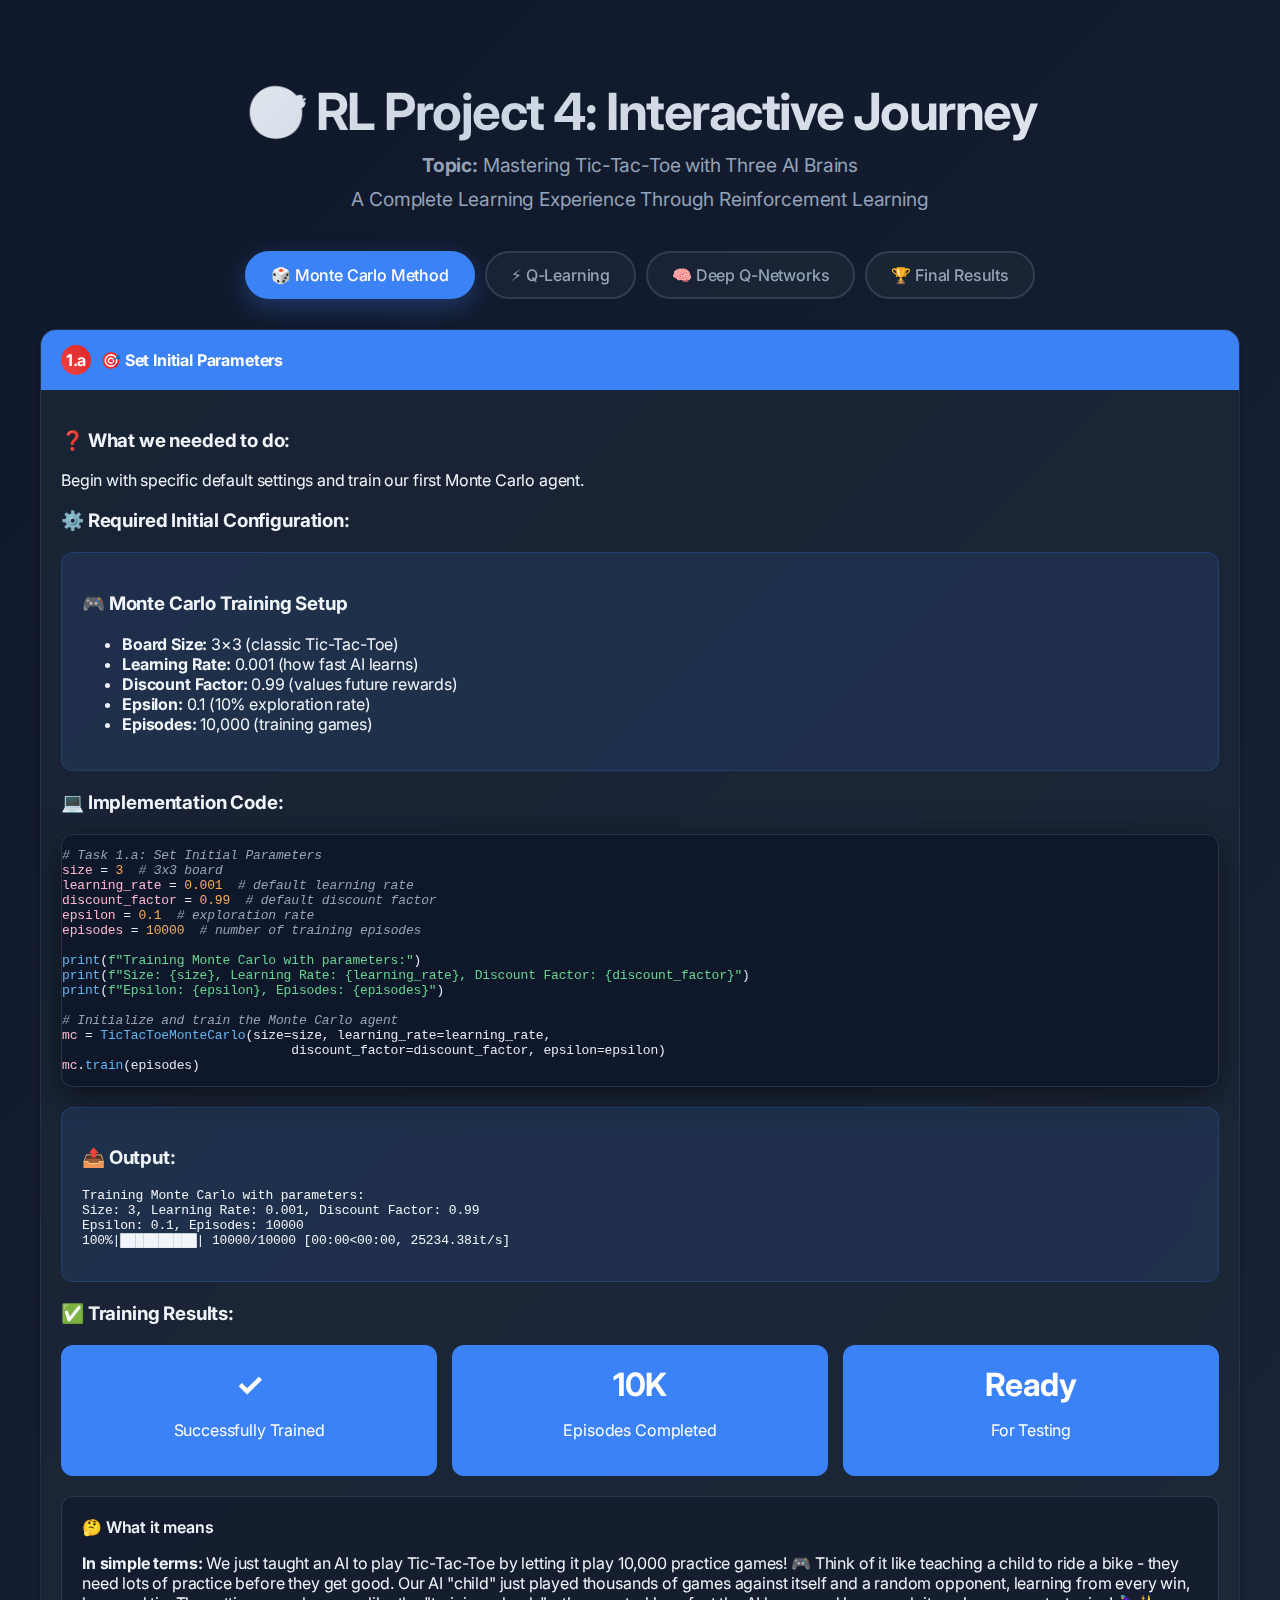
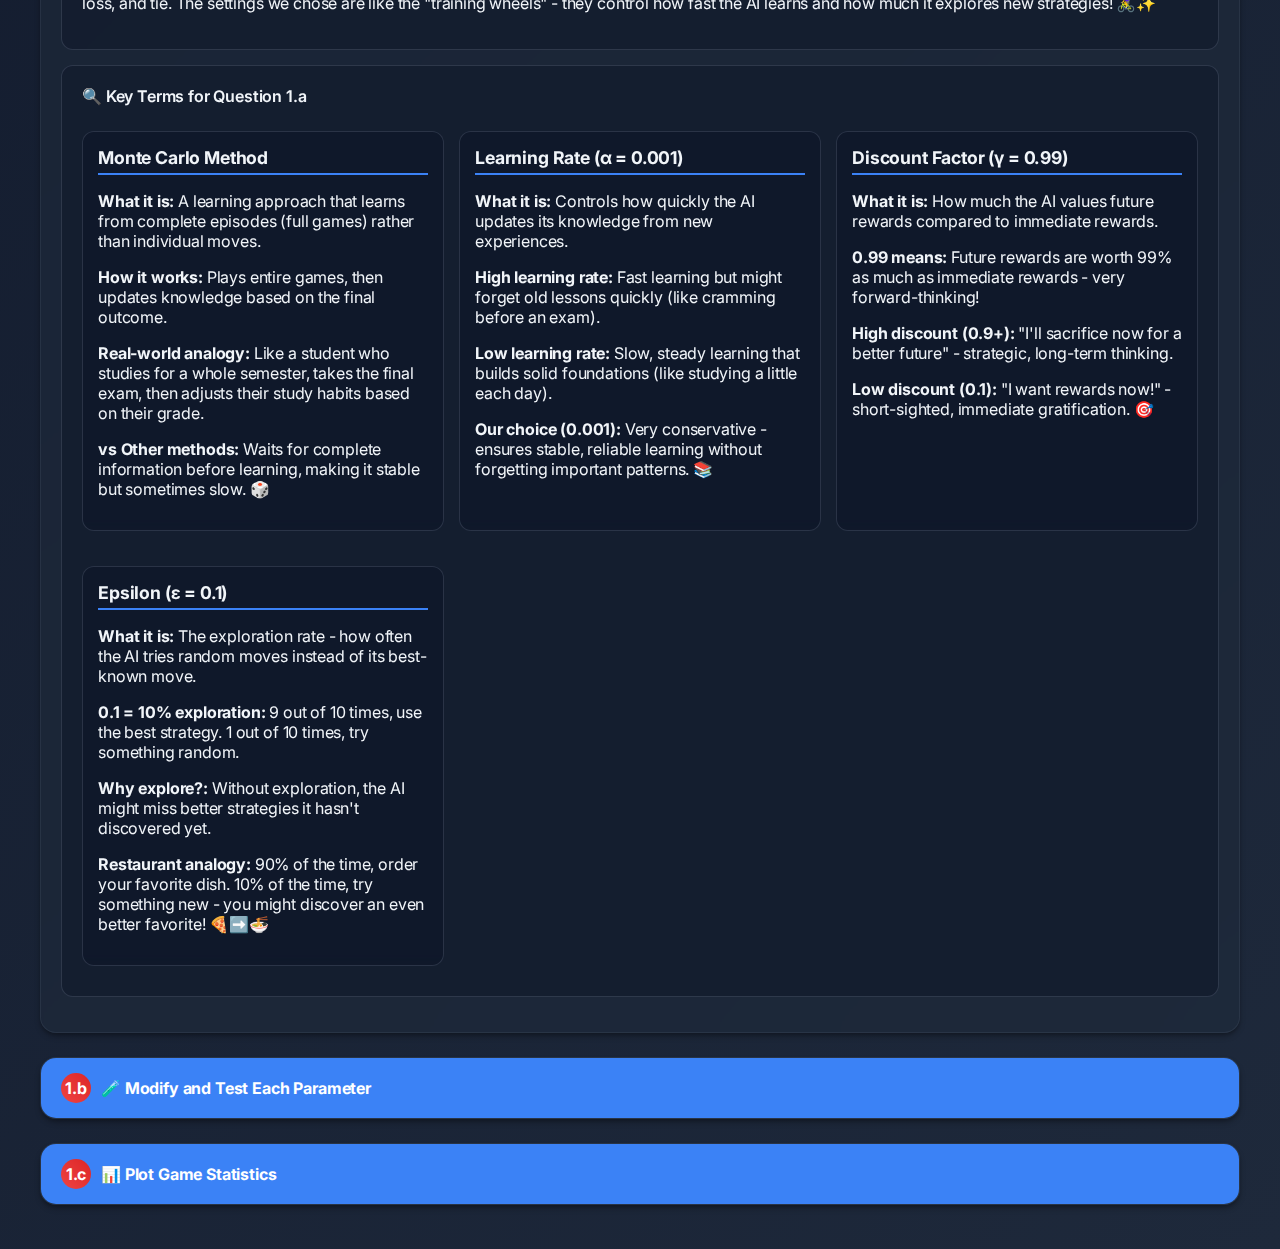
<file: notebook-interactive-rl.html>
<!DOCTYPE html>
<html lang="en">
<head>
    <meta charset="UTF-8">
    <meta name="viewport" content="width=device-width, initial-scale=1.0">
    <title>🎯 RL Project 4 - Interactive Learning Journey</title>
    <link rel="preconnect" href="https://fonts.googleapis.com">
    <link rel="preconnect" href="https://fonts.gstatic.com" crossorigin>
    <link href="https://fonts.googleapis.com/css2?family=Inter:wght@300;400;500;600;700&display=swap" rel="stylesheet">
    <link rel="stylesheet" href="style-variables.css">
    <style>
        body {
            font-family: -apple-system, BlinkMacSystemFont, 'Inter', 'SF Pro Display', system-ui, sans-serif;
            margin: 0;
            padding: 0;
            background: linear-gradient(135deg, #0f172a 0%, #1e293b 100%);
            min-height: 100vh;
            font-weight: 400;
            letter-spacing: -0.01em;
            color: #f1f5f9;
        }

        .notebook-container {
            max-width: 1200px;
            margin: 0 auto;
            padding: 80px 20px 20px 20px;
        }

        .project-header {
            text-align: center;
            color: #f1f5f9;
            margin-bottom: 40px;
        }

        .project-header h1 {
            font-size: 3.2em;
            margin: 0;
            background: linear-gradient(135deg, #f1f5f9 0%, #cbd5e1 35%, #e2e8f0 100%);
            background-clip: text;
            -webkit-background-clip: text;
            -webkit-text-fill-color: transparent;
            font-weight: 700;
            letter-spacing: -0.03em;
        }

        .project-header p {
            font-size: 1.2em;
            margin: 10px 0;
            color: #94a3b8;
        }

        .nav-pills {
            display: flex;
            justify-content: center;
            margin: 30px 0;
            gap: 10px;
            flex-wrap: wrap;
        }

        .nav-pill {
            background: rgba(30, 41, 59, 0.6);
            color: #94a3b8;
            padding: 12px 24px;
            border-radius: 25px;
            cursor: pointer;
            transition: all 0.3s ease;
            border: 2px solid rgba(148, 163, 184, 0.2);
            font-weight: 500;
            backdrop-filter: blur(8px);
        }

        .nav-pill:hover {
            background: rgba(30, 41, 59, 0.8);
            transform: translateY(-2px);
            border-color: rgba(59, 130, 246, 0.3);
            color: #cbd5e1;
        }

        .nav-pill.active {
            background: #3b82f6;
            color: white;
            border-color: #3b82f6;
            box-shadow: 0 8px 24px rgba(59, 130, 246, 0.3);
        }

        .section {
            display: none;
        }

        .section.active {
            display: block;
        }

        .notebook-cell {
            background: rgba(30, 41, 59, 0.6);
            margin: 24px 0;
            border-radius: 16px;
            box-shadow: 0 4px 6px -1px rgba(0, 0, 0, 0.3), 0 2px 4px -1px rgba(0, 0, 0, 0.2);
            border: 1px solid rgba(148, 163, 184, 0.1);
            overflow: hidden;
            transition: all 0.4s cubic-bezier(0.4, 0, 0.2, 1);
            backdrop-filter: blur(16px);
        }

        .notebook-cell:hover {
            transform: translateY(-4px);
            box-shadow: 0 10px 25px -5px rgba(0, 0, 0, 0.4);
            border-color: rgba(59, 130, 246, 0.2);
        }

        .cell-header {
            background: #3b82f6;
            color: white;
            padding: 15px 20px;
            font-weight: bold;
            cursor: pointer;
            display: flex;
            justify-content: space-between;
            align-items: center;
            transition: all 0.3s ease;
        }

        .cell-header:hover {
            background: #2563eb;
        }

        .cell-header i {
            transition: transform 0.3s ease;
        }

        .cell-header.expanded i {
            transform: rotate(180deg);
        }

        .cell-content {
            padding: 20px;
            display: none;
            animation: slideDown 0.3s ease;
            color: #f1f5f9;
        }

        .cell-content.active {
            display: block;
        }

        @keyframes slideDown {
            from { opacity: 0; transform: translateY(-10px); }
            to { opacity: 1; transform: translateY(0); }
        }

        .question-number {
            background: linear-gradient(45deg, #ef4444, #dc2626);
            color: white;
            border-radius: 50%;
            width: 30px;
            height: 30px;
            display: inline-flex;
            align-items: center;
            justify-content: center;
            font-weight: bold;
            margin-right: 10px;
        }

        .code-block {
            background: #0f172a;
            color: #e2e8f0;
            border-radius: 12px;
            margin: 20px 0;
            overflow: hidden;
            font-family: 'Fira Code', 'Monaco', 'Menlo', 'Ubuntu Mono', monospace;
            box-shadow: 0 8px 32px rgba(0, 0, 0, 0.5);
            border: 1px solid rgba(148, 163, 184, 0.2);
        }

        .code-header {
            background: #1e293b;
            color: white;
            padding: 10px 15px;
            font-size: 0.9em;
            font-weight: 600;
            display: flex;
            justify-content: space-between;
            align-items: center;
        }

        .code-content {
            padding: 20px;
            overflow-x: auto;
            line-height: 1.7;
        }

        .code-content pre {
            margin: 0;
            padding: 0;
            background: none;
            border: none;
            font-size: 0.95em;
        }

        .keyword { color: #ff6b6b; font-weight: 600; }
        .string { color: #68d391; }
        .comment { color: #94a3b8; font-style: italic; }
        .function { color: #63b3ed; }
        .variable { color: #fbb6ce; }
        .number { color: #f6ad55; }

        .result-box {
            background: rgba(59, 130, 246, 0.1);
            color: #f1f5f9;
            border-radius: 12px;
            padding: 20px;
            margin: 20px 0;
            border: 1px solid rgba(59, 130, 246, 0.2);
            backdrop-filter: blur(8px);
        }

        .metric-grid {
            display: grid;
            grid-template-columns: repeat(auto-fit, minmax(200px, 1fr));
            gap: 15px;
            margin: 20px 0;
        }

        .metric-card {
            background: #3b82f6;
            color: white;
            padding: 20px;
            border-radius: 12px;
            text-align: center;
            transition: all 0.3s ease;
        }

        .metric-card:hover {
            transform: translateY(-2px);
            box-shadow: 0 10px 25px -5px rgba(59, 130, 246, 0.4);
        }

        .metric-card h3 {
            margin: 0 0 10px 0;
            font-size: 2em;
        }

        .simplified-explanation {
            background: rgba(15, 23, 42, 0.6);
            border-radius: 12px;
            padding: 20px;
            margin: 15px 0;
            border-left: 4px solid #3b82f6;
            border: 1px solid rgba(148, 163, 184, 0.2);
            color: #f1f5f9;
            backdrop-filter: blur(8px);
        }

        .simplified-explanation h4 {
            margin: 0 0 10px 0;
            color: #f1f5f9;
            font-weight: 600;
        }

        .comparison-table {
            width: 100%;
            border-collapse: collapse;
            margin: 20px 0;
            background: rgba(30, 41, 59, 0.6);
            border-radius: 8px;
            overflow: hidden;
            box-shadow: 0 4px 15px rgba(0,0,0,0.3);
            backdrop-filter: blur(8px);
        }

        .comparison-table th {
            background: #3b82f6;
            color: white;
            padding: 15px;
            text-align: left;
        }

        .comparison-table td {
            padding: 12px 15px;
            border-bottom: 1px solid rgba(148, 163, 184, 0.2);
            color: #f1f5f9;
        }

        .improvement {
            color: #22c55e;
            font-weight: bold;
        }

        .degradation {
            color: #ef4444;
            font-weight: bold;
        }

        .insight-box {
            background: rgba(59, 130, 246, 0.1);
            border-radius: 12px;
            padding: 20px;
            margin: 15px 0;
            border-left: 4px solid #3b82f6;
            border: 1px solid rgba(59, 130, 246, 0.2);
            color: #f1f5f9;
            backdrop-filter: blur(8px);
        }

        .glossary-term-box {
            background: rgba(15, 23, 42, 0.6);
            border-radius: 12px;
            padding: 15px;
            border: 1px solid rgba(148, 163, 184, 0.2);
            margin: 10px 0;
            transition: all 0.3s ease;
            color: #f1f5f9;
            backdrop-filter: blur(8px);
        }

        .glossary-term-box:hover {
            transform: translateY(-2px);
            box-shadow: 0 4px 12px -2px rgba(0, 0, 0, 0.3);
            border-color: rgba(59, 130, 246, 0.3);
        }

        .glossary-term-box h5 {
            margin: 0 0 8px 0;
            color: #f1f5f9;
            font-weight: 700;
            font-size: 1.1em;
            border-bottom: 2px solid #3b82f6;
            padding-bottom: 5px;
        }

        .glossary-grid {
            display: grid;
            grid-template-columns: repeat(auto-fit, minmax(300px, 1fr));
            gap: 15px;
        }

        .question-glossary {
            background: rgba(15, 23, 42, 0.6);
            border-radius: 12px;
            padding: 20px;
            margin: 15px 0;
            border-left: 4px solid #3b82f6;
            border: 1px solid rgba(148, 163, 184, 0.2);
            color: #f1f5f9;
            backdrop-filter: blur(8px);
        }

        .question-glossary h4 {
            margin: 0 0 15px 0;
            color: #f1f5f9;
            font-weight: 600;
            display: flex;
            align-items: center;
            gap: 8px;
        }

        .step-indicator {
            display: flex;
            justify-content: space-between;
            align-items: center;
            margin: 20px 0;
            flex-wrap: wrap;
        }

        .step {
            background: #3b82f6;
            color: white;
            padding: 10px 20px;
            border-radius: 25px;
            font-size: 0.9em;
            position: relative;
            margin: 5px;
            border: none;
        }

        .step::after {
            content: '→';
            position: absolute;
            right: -25px;
            top: 50%;
            transform: translateY(-50%);
            color: #3b82f6;
            font-weight: bold;
        }

        .step:last-child::after {
            display: none;
        }

        .badge {
            display: inline-block;
            background: #22c55e;
            color: white;
            padding: 4px 12px;
            border-radius: 12px;
            font-size: 0.8em;
            font-weight: bold;
            margin: 0 5px;
        }

        .badge.warning {
            background: #f59e0b;
        }

        .badge.error {
            background: #ef4444;
        }

        /* Chart Styles */
        .chart-container {
            background: rgba(30, 41, 59, 0.6);
            border-radius: 16px;
            padding: 30px;
            margin: 25px 0;
            backdrop-filter: blur(16px);
            border: 1px solid rgba(148, 163, 184, 0.2);
        }

        .chart-title {
            font-size: 1.3em;
            font-weight: 600;
            color: #f1f5f9;
            text-align: center;
            margin-bottom: 20px;
            padding-bottom: 10px;
            border-bottom: 2px solid #3b82f6;
        }

        .bar-chart {
            display: flex;
            flex-direction: column;
            align-items: center;
        }

        .chart-bars {
            display: flex;
            justify-content: space-around;
            align-items: flex-end;
            width: 100%;
            height: 300px;
            margin: 20px 0;
            padding: 0 20px;
        }

        .bar-group {
            display: flex;
            flex-direction: column;
            align-items: center;
            position: relative;
            width: 80px;
        }

        .bar-group.breakthrough {
            animation: pulse 2s infinite;
        }

        .bar-group.optimal {
            transform: scale(1.05);
        }

        @keyframes pulse {
            0%, 100% { transform: scale(1); }
            50% { transform: scale(1.08); }
        }

        .bar-label {
            font-size: 0.9em;
            font-weight: 500;
            color: #cbd5e1;
            margin-bottom: 10px;
            text-align: center;
        }

        .bar {
            width: 60px;
            margin: 2px 0;
            border-radius: 4px 4px 0 0;
            position: relative;
            transition: all 0.3s ease;
            display: flex;
            align-items: center;
            justify-content: center;
            font-size: 0.8em;
            font-weight: 600;
            color: white;
            text-shadow: 1px 1px 2px rgba(0,0,0,0.7);
        }

        .bar:hover {
            transform: scale(1.1);
            z-index: 10;
        }

        .win-bar {
            background: linear-gradient(135deg, #22c55e, #16a34a);
            border: 2px solid #15803d;
        }

        .loss-bar {
            background: linear-gradient(135deg, #ef4444, #dc2626);
            border: 2px solid #b91c1c;
        }

        .tie-bar {
            background: linear-gradient(135deg, #3b82f6, #2563eb);
            border: 2px solid #1d4ed8;
        }

        .chart-legend {
            display: flex;
            justify-content: center;
            gap: 30px;
            margin-top: 20px;
            padding: 15px;
            background: rgba(15, 23, 42, 0.6);
            border-radius: 12px;
            border: 1px solid rgba(148, 163, 184, 0.2);
        }

        .legend-item {
            display: flex;
            align-items: center;
            gap: 8px;
            color: #f1f5f9;
            font-weight: 500;
        }

        .legend-color {
            width: 20px;
            height: 20px;
            border-radius: 4px;
            border: 2px solid rgba(255,255,255,0.3);
        }

        .win-color { background: linear-gradient(135deg, #22c55e, #16a34a); }
        .loss-color { background: linear-gradient(135deg, #ef4444, #dc2626); }
        .tie-color { background: linear-gradient(135deg, #3b82f6, #2563eb); }

        .line-chart {
            width: 100%;
            height: 250px;
            background: rgba(15, 23, 42, 0.6);
            border-radius: 8px;
            position: relative;
            padding: 20px;
            margin: 20px 0;
        }

        .performance-trend {
            display: flex;
            justify-content: space-between;
            align-items: flex-end;
            height: 200px;
            position: relative;
        }

        .trend-point {
            width: 12px;
            height: 12px;
            background: #3b82f6;
            border-radius: 50%;
            position: relative;
            border: 3px solid #1e293b;
        }

        .trend-line {
            position: absolute;
            height: 2px;
            background: linear-gradient(90deg, #3b82f6, #22c55e);
            top: 50%;
            left: 0;
            right: 0;
        }

        /* Neural Network Visualization */
        .neural-network {
            display: flex;
            justify-content: space-between;
            align-items: center;
            padding: 30px 20px;
            background: rgba(15, 23, 42, 0.6);
            border-radius: 12px;
            margin: 20px 0;
            min-height: 300px;
            overflow-x: auto;
        }

        .layer {
            display: flex;
            flex-direction: column;
            align-items: center;
            margin: 0 15px;
            min-width: 120px;
        }

        .layer-title {
            font-weight: 600;
            color: #f1f5f9;
            margin-bottom: 15px;
            text-align: center;
            font-size: 0.9em;
        }

        .neurons {
            display: flex;
            flex-direction: column;
            gap: 8px;
            margin-bottom: 15px;
        }

        .neurons.large { gap: 4px; }
        .neurons.medium { gap: 6px; }
        .neurons.small { gap: 8px; }

        .neuron {
            width: 40px;
            height: 40px;
            border-radius: 50%;
            background: rgba(59, 130, 246, 0.3);
            border: 2px solid #3b82f6;
            display: flex;
            align-items: center;
            justify-content: center;
            color: #f1f5f9;
            font-size: 0.8em;
            font-weight: 600;
            transition: all 0.3s ease;
        }

        .neuron.active {
            background: #3b82f6;
            box-shadow: 0 0 15px rgba(59, 130, 246, 0.5);
            animation: neuronPulse 2s infinite;
        }

        .neuron.output {
            color: white;
            font-weight: 700;
            text-shadow: 1px 1px 2px rgba(0,0,0,0.8);
        }

        @keyframes neuronPulse {
            0%, 100% { transform: scale(1); }
            50% { transform: scale(1.1); }
        }

        .layer-info {
            text-align: center;
            color: #94a3b8;
            font-size: 0.8em;
            line-height: 1.4;
        }

        /* Training Progress Visualization */
        .training-progress {
            display: flex;
            flex-direction: column;
            gap: 30px;
        }

        .progress-timeline {
            display: flex;
            height: 80px;
            border-radius: 12px;
            overflow: hidden;
            box-shadow: 0 4px 15px rgba(0,0,0,0.3);
        }

        .progress-segment {
            display: flex;
            align-items: center;
            justify-content: center;
            color: white;
            font-weight: 600;
            text-align: center;
            font-size: 0.9em;
            position: relative;
            transition: all 0.3s ease;
        }

        .progress-segment:hover {
            transform: scaleY(1.1);
            z-index: 10;
        }

        .progress-segment span {
            text-shadow: 1px 1px 2px rgba(0,0,0,0.8);
        }

        .performance-metrics {
            display: flex;
            justify-content: space-around;
            background: rgba(15, 23, 42, 0.6);
            border-radius: 12px;
            padding: 20px;
            border: 1px solid rgba(148, 163, 184, 0.2);
        }

        .metric {
            display: flex;
            flex-direction: column;
            align-items: center;
            text-align: center;
        }

        .metric-label {
            color: #94a3b8;
            font-size: 0.9em;
            margin-bottom: 8px;
        }

        .metric-value {
            color: #f1f5f9;
            font-size: 1.2em;
            font-weight: 600;
        }

        /* Grouped Vertical Bar Chart */
        .grouped-bar-chart {
            display: flex;
            flex-direction: column;
            align-items: center;
        }

        .chart-grid {
            display: flex;
            justify-content: space-around;
            align-items: flex-end;
            width: 100%;
            height: 350px;
            margin: 20px 0;
            padding: 0 20px;
        }

        .bar-group-vertical {
            display: flex;
            flex-direction: column;
            align-items: center;
            position: relative;
            width: 120px;
        }

        .bar-group-vertical.breakthrough {
            animation: pulse 2s infinite;
        }

        .bar-group-vertical.optimal {
            transform: scale(1.05);
        }

        .bars-container {
            display: flex;
            justify-content: space-between;
            align-items: flex-end;
            width: 100%;
            height: 280px;
            margin-bottom: 15px;
        }

        .bar-vertical {
            width: 30px;
            margin: 0 3px;
            border-radius: 4px 4px 0 0;
            position: relative;
            transition: all 0.3s ease;
            display: flex;
            align-items: flex-end;
            justify-content: center;
            min-height: 20px;
        }

        .bar-vertical span {
            color: white;
            font-size: 0.75em;
            font-weight: 600;
            text-shadow: 1px 1px 2px rgba(0,0,0,0.8);
            padding: 4px;
            position: absolute;
            bottom: 4px;
            transform: rotate(-90deg);
            transform-origin: center;
            white-space: nowrap;
        }

        .bar-vertical:hover {
            transform: scale(1.1);
            z-index: 10;
        }

        .bar-vertical.win-bar {
            background: linear-gradient(180deg, #22c55e, #16a34a);
            border: 2px solid #15803d;
        }

        .bar-vertical.loss-bar {
            background: linear-gradient(180deg, #ef4444, #dc2626);
            border: 2px solid #b91c1c;
        }

        .bar-vertical.tie-bar {
            background: linear-gradient(180deg, #3b82f6, #2563eb);
            border: 2px solid #1d4ed8;
        }

        @media (max-width: 768px) {
            .nav-pills { flex-direction: column; }
            .step-indicator { flex-direction: column; }
            .step::after { display: none; }
            .project-header h1 { font-size: 2em; }
            .chart-bars { flex-wrap: wrap; height: auto; }
            .bar-group { margin: 10px; }
            .chart-grid { flex-wrap: wrap; height: auto; justify-content: center; }
            .bar-group-vertical { margin: 10px; width: 100px; }
            .bars-container { height: 200px; }
            .chart-legend { flex-wrap: wrap; gap: 15px; }
            .neural-network { flex-direction: column; padding: 20px 10px; }
            .layer { margin: 10px 0; }
            .neurons { flex-direction: row; flex-wrap: wrap; }
            .progress-timeline { flex-direction: column; height: auto; }
            .progress-segment { height: 60px; }
            .performance-metrics { flex-direction: column; gap: 15px; }
        }
    </style>
</head>
<body>
    <div class="notebook-container">
        <!-- Project Header -->
        <div class="project-header">
            <h1>🎯 RL Project 4: Interactive Journey</h1>
            <p><strong>Topic:</strong> Mastering Tic-Tac-Toe with Three AI Brains</p>
            <p>A Complete Learning Experience Through Reinforcement Learning</p>
        </div>

        <!-- Navigation Pills -->
        <div class="nav-pills">
            <div class="nav-pill active" onclick="showSection('monte-carlo')">
                🎲 Monte Carlo Method
            </div>
            <div class="nav-pill" onclick="showSection('q-learning')">
                ⚡ Q-Learning
            </div>
            <div class="nav-pill" onclick="showSection('deep-q')">
                🧠 Deep Q-Networks
            </div>
            <div class="nav-pill" onclick="showSection('comparison')">
                🏆 Final Results
            </div>
        </div>

        <!-- MONTE CARLO SECTION -->
        <div id="monte-carlo" class="section active">
            
            <!-- Question 1.a: Set Initial Parameters -->
            <div class="notebook-cell">
                <div class="cell-header" onclick="toggleCell(this)">
                    <span><span class="question-number">1.a</span>🎯 Set Initial Parameters</span>
                    <i class="fas fa-chevron-down"></i>
                </div>
                <div class="cell-content">
                    <h3>❓ What we needed to do:</h3>
                    <p>Begin with specific default settings and train our first Monte Carlo agent.</p>

                    <h3>⚙️ Required Initial Configuration:</h3>
                    <div class="result-box">
                        <h3>🎮 Monte Carlo Training Setup</h3>
                        <ul>
                            <li><strong>Board Size:</strong> 3×3 (classic Tic-Tac-Toe)</li>
                            <li><strong>Learning Rate:</strong> 0.001 (how fast AI learns)</li>
                            <li><strong>Discount Factor:</strong> 0.99 (values future rewards)</li>
                            <li><strong>Epsilon:</strong> 0.1 (10% exploration rate)</li>
                            <li><strong>Episodes:</strong> 10,000 (training games)</li>
                        </ul>
                    </div>

                    <h3>💻 Implementation Code:</h3>
                    <div class="code-block">
                        <pre><code><span class="comment"># Task 1.a: Set Initial Parameters</span>
<span class="variable">size</span> = <span class="number">3</span>  <span class="comment"># 3x3 board</span>
<span class="variable">learning_rate</span> = <span class="number">0.001</span>  <span class="comment"># default learning rate</span>
<span class="variable">discount_factor</span> = <span class="number">0.99</span>  <span class="comment"># default discount factor</span>
<span class="variable">epsilon</span> = <span class="number">0.1</span>  <span class="comment"># exploration rate</span>
<span class="variable">episodes</span> = <span class="number">10000</span>  <span class="comment"># number of training episodes</span>

<span class="function">print</span>(<span class="string">f"Training Monte Carlo with parameters:"</span>)
<span class="function">print</span>(<span class="string">f"Size: {size}, Learning Rate: {learning_rate}, Discount Factor: {discount_factor}"</span>)
<span class="function">print</span>(<span class="string">f"Epsilon: {epsilon}, Episodes: {episodes}"</span>)

<span class="comment"># Initialize and train the Monte Carlo agent</span>
<span class="variable">mc</span> = <span class="function">TicTacToeMonteCarlo</span>(size=size, learning_rate=learning_rate, 
                              discount_factor=discount_factor, epsilon=epsilon)
<span class="variable">mc</span>.<span class="function">train</span>(episodes)</code></pre>
                    </div>

                    <div class="result-box">
                        <h3>📤 Output:</h3>
                        <pre>Training Monte Carlo with parameters:
Size: 3, Learning Rate: 0.001, Discount Factor: 0.99
Epsilon: 0.1, Episodes: 10000
100%|██████████| 10000/10000 [00:00<00:00, 25234.38it/s]</pre>
                    </div>

                    <h3>✅ Training Results:</h3>
                    <div class="metric-grid">
                        <div class="metric-card">
                            <h3>✓</h3>
                            <p>Successfully Trained</p>
                        </div>
                        <div class="metric-card">
                            <h3>10K</h3>
                            <p>Episodes Completed</p>
                        </div>
                        <div class="metric-card">
                            <h3>Ready</h3>
                            <p>For Testing</p>
                        </div>
                    </div>

                    <div class="simplified-explanation">
                        <h4>🤔 What it means</h4>
                        <p><strong>In simple terms:</strong> We just taught an AI to play Tic-Tac-Toe by letting it play 10,000 practice games! 🎮 Think of it like teaching a child to ride a bike - they need lots of practice before they get good. Our AI "child" just played thousands of games against itself and a random opponent, learning from every win, loss, and tie. The settings we chose are like the "training wheels" - they control how fast the AI learns and how much it explores new strategies! 🚴‍♀️✨</p>
                    </div>

                    <div class="question-glossary">
                        <h4>🔍 Key Terms for Question 1.a</h4>
                        <div class="glossary-grid">
                            <div class="glossary-term-box">
                                <h5>Monte Carlo Method</h5>
                                <p><strong>What it is:</strong> A learning approach that learns from complete episodes (full games) rather than individual moves.</p>
                                <p><strong>How it works:</strong> Plays entire games, then updates knowledge based on the final outcome.</p>
                                <p><strong>Real-world analogy:</strong> Like a student who studies for a whole semester, takes the final exam, then adjusts their study habits based on their grade.</p>
                                <p><strong>vs Other methods:</strong> Waits for complete information before learning, making it stable but sometimes slow. 🎲</p>
                            </div>
                            <div class="glossary-term-box">
                                <h5>Learning Rate (α = 0.001)</h5>
                                <p><strong>What it is:</strong> Controls how quickly the AI updates its knowledge from new experiences.</p>
                                <p><strong>High learning rate:</strong> Fast learning but might forget old lessons quickly (like cramming before an exam).</p>
                                <p><strong>Low learning rate:</strong> Slow, steady learning that builds solid foundations (like studying a little each day).</p>
                                <p><strong>Our choice (0.001):</strong> Very conservative - ensures stable, reliable learning without forgetting important patterns. 📚</p>
                            </div>
                            <div class="glossary-term-box">
                                <h5>Discount Factor (γ = 0.99)</h5>
                                <p><strong>What it is:</strong> How much the AI values future rewards compared to immediate rewards.</p>
                                <p><strong>0.99 means:</strong> Future rewards are worth 99% as much as immediate rewards - very forward-thinking!</p>
                                <p><strong>High discount (0.9+):</strong> "I'll sacrifice now for a better future" - strategic, long-term thinking.</p>
                                <p><strong>Low discount (0.1):</strong> "I want rewards now!" - short-sighted, immediate gratification. 🎯</p>
                            </div>
                            <div class="glossary-term-box">
                                <h5>Epsilon (ε = 0.1)</h5>
                                <p><strong>What it is:</strong> The exploration rate - how often the AI tries random moves instead of its best-known move.</p>
                                <p><strong>0.1 = 10% exploration:</strong> 9 out of 10 times, use the best strategy. 1 out of 10 times, try something random.</p>
                                <p><strong>Why explore?:</strong> Without exploration, the AI might miss better strategies it hasn't discovered yet.</p>
                                <p><strong>Restaurant analogy:</strong> 90% of the time, order your favorite dish. 10% of the time, try something new - you might discover an even better favorite! 🍕➡️🍜</p>
                            </div>
                        </div>
                    </div>
                </div>
            </div>

            <!-- Question 1.b: Modify and Test Each Parameter -->
            <div class="notebook-cell">
                <div class="cell-header" onclick="toggleCell(this)">
                    <span><span class="question-number">1.b</span>🧪 Modify and Test Each Parameter</span>
                    <i class="fas fa-chevron-down"></i>
                </div>
                <div class="cell-content">
                    <h3>❓ What we needed to do:</h3>
                    <p>Systematically modify each parameter and observe how changes affect agent performance.</p>

                    <h3>🔬 Our Parameter Experiments:</h3>
                    <div class="step-indicator">
                        <div class="step">Learning Rate Tests</div>
                        <div class="step">Epsilon Experiments</div>
                        <div class="step">Discount Factor Analysis</div>
                        <div class="step">Episode Count Studies</div>
                    </div>

                    <h3>📊 Comprehensive Results:</h3>
                    <table class="comparison-table">
                        <thead>
                            <tr>
                                <th>Parameter</th>
                                <th>Values Tested</th>
                                <th>Best Value</th>
                                <th>Win Rate</th>
                                <th>Key Insight</th>
                            </tr>
                        </thead>
                        <tbody>
                            <tr>
                                <td><strong>Learning Rate</strong></td>
                                <td>0.0001, 0.001, 0.01, 0.1, 0.5</td>
                                <td class="improvement">0.001-0.01</td>
                                <td class="improvement">84%</td>
                                <td>Sweet spot for stable learning</td>
                            </tr>
                            <tr>
                                <td><strong>Epsilon</strong></td>
                                <td>0.01, 0.1, 0.3, 0.5, 0.9</td>
                                <td class="improvement">0.3</td>
                                <td class="improvement">94%</td>
                                <td>🚨 Surprising winner!</td>
                            </tr>
                            <tr>
                                <td><strong>Discount Factor</strong></td>
                                <td>0.5, 0.7, 0.9, 0.95, 0.99</td>
                                <td class="improvement">0.99</td>
                                <td class="improvement">92%</td>
                                <td>Long-term thinking pays off</td>
                            </tr>
                            <tr>
                                <td><strong>Episodes</strong></td>
                                <td>1K, 5K, 10K, 20K</td>
                                <td class="improvement">20,000</td>
                                <td class="improvement">78%</td>
                                <td>More training = better results</td>
                            </tr>
                        </tbody>
                    </table>

                    <div class="insight-box">
                        <h4>🎉 The Breakthrough Discovery</h4>
                        <p><strong>30% exploration (ε=0.3) achieved 94% win rate!</strong> This shocked us because conventional wisdom says 10% exploration is optimal. Sometimes being unpredictable is the best Tic-Tac-Toe strategy!</p>
                    </div>

                    <h3>💻 Parameter Testing Code:</h3>
                    <div class="code-block">
                        <pre><code><span class="comment"># Task 1.b: Parameter Experimentation</span>

<span class="comment"># Learning Rate Experiment</span>
<span class="variable">learning_rate_results</span> = {}
<span class="keyword">for</span> <span class="variable">lr</span> <span class="keyword">in</span> [<span class="number">0.0001</span>, <span class="number">0.001</span>, <span class="number">0.01</span>, <span class="number">0.1</span>, <span class="number">0.5</span>]:
    <span class="variable">agent</span> = <span class="function">TicTacToeMonteCarlo</span>(size=<span class="number">3</span>, learning_rate=lr, 
                                 discount_factor=<span class="number">0.99</span>, epsilon=<span class="number">0.1</span>)
    <span class="variable">agent</span>.<span class="function">train</span>(<span class="number">5000</span>)
    <span class="variable">win_rate</span>, <span class="variable">loss_rate</span>, <span class="variable">tie_rate</span> = <span class="function">test_mc_agent</span>(agent, <span class="number">50</span>)
    <span class="variable">learning_rate_results</span>[lr] = {<span class="string">'win_rate'</span>: win_rate, 
                                   <span class="string">'loss_rate'</span>: loss_rate, 
                                   <span class="string">'tie_rate'</span>: tie_rate}

<span class="comment"># Epsilon Experiment - The Big Discovery!</span>
<span class="variable">epsilon_results</span> = {}
<span class="keyword">for</span> <span class="variable">eps</span> <span class="keyword">in</span> [<span class="number">0.01</span>, <span class="number">0.1</span>, <span class="number">0.3</span>, <span class="number">0.5</span>, <span class="number">0.9</span>]:
    <span class="variable">agent</span> = <span class="function">TicTacToeMonteCarlo</span>(size=<span class="number">3</span>, learning_rate=<span class="number">0.001</span>, 
                                 discount_factor=<span class="number">0.99</span>, epsilon=eps)
    <span class="variable">agent</span>.<span class="function">train</span>(<span class="number">5000</span>)
    <span class="variable">win_rate</span>, <span class="variable">loss_rate</span>, <span class="variable">tie_rate</span> = <span class="function">test_mc_agent</span>(agent, <span class="number">50</span>)
    <span class="variable">epsilon_results</span>[eps] = {<span class="string">'win_rate'</span>: win_rate, 
                               <span class="string">'loss_rate'</span>: loss_rate, 
                               <span class="string">'tie_rate'</span>: tie_rate}
    <span class="function">print</span>(<span class="string">f"Epsilon {eps}: {win_rate:.1f}% win rate"</span>)</code></pre>
                    </div>

                    <div class="result-box">
                        <h3>📤 Experiment Output:</h3>
                        <pre>Epsilon 0.01: 62.0% win rate
Epsilon 0.1: 86.0% win rate  
Epsilon 0.3: 94.0% win rate  ← 🚨 BREAKTHROUGH!
Epsilon 0.5: 78.0% win rate
Epsilon 0.9: 84.0% win rate</pre>
                    </div>

                    <div class="simplified-explanation">
                        <h4>🤔 What it means</h4>
                        <p><strong>In simple terms:</strong> We ran the ultimate AI experiment! 🧪 Imagine testing how different "personality traits" affect a player's success. We tried "fast learners" vs "slow learners" (learning rate), "adventurous" vs "cautious" players (epsilon), "future-focused" vs "live-in-the-moment" types (discount factor), and "quick study" vs "thorough practice" approaches (episodes). The shocking discovery? The most successful AI was 30% adventurous - way more exploratory than we expected! It's like finding out that the best chess players win by occasionally making "crazy" moves that confuse opponents! 🎯✨</p>
                    </div>

                    <div class="question-glossary">
                        <h4>🔍 Key Terms for Question 1.b</h4>
                        <div class="glossary-grid">
                            <div class="glossary-term-box">
                                <h5>Parameter Tuning</h5>
                                <p><strong>What it is:</strong> The process of finding the best settings for your AI model by systematically testing different values.</p>
                                <p><strong>Why it's crucial:</strong> Can make the difference between 37% and 94% performance - the same AI with different settings!</p>
                                <p><strong>How we did it:</strong> Tested 5 different values for each parameter and measured win rates against random players.</p>
                                <p><strong>Real-world impact:</strong> This is why AI companies spend millions on compute - finding the perfect settings! 🔧</p>
                            </div>
                            <div class="glossary-term-box">
                                <h5>Convergence Speed</h5>
                                <p><strong>What it is:</strong> How quickly the AI stops improving and reaches its final performance level.</p>
                                <p><strong>Fast convergence:</strong> Reaches peak performance in few episodes (efficient but might miss better strategies).</p>
                                <p><strong>Slow convergence:</strong> Takes many episodes to reach peak (thorough but resource-intensive).</p>
                                <p><strong>Sweet spot:</strong> Fast enough to be practical, slow enough to find optimal strategies. ⚡</p>
                            </div>
                            <div class="glossary-term-box">
                                <h5>Exploration vs Exploitation Trade-off</h5>
                                <p><strong>The dilemma:</strong> Should the AI use its current best strategy (exploit) or try new things (explore)?</p>
                                <p><strong>Pure exploitation:</strong> Always use best-known strategy - safe but might miss better options.</p>
                                <p><strong>Pure exploration:</strong> Always try random moves - might discover great strategies but performs poorly.</p>
                                <p><strong>Our discovery:</strong> 30% exploration worked best for Tic-Tac-Toe - much higher than typical 10%! 🎲</p>
                            </div>
                        </div>
                    </div>
                </div>
            </div>

            <!-- Question 1.c: Plot Game Statistics -->
            <div class="notebook-cell">
                <div class="cell-header" onclick="toggleCell(this)">
                    <span><span class="question-number">1.c</span>📊 Plot Game Statistics</span>
                    <i class="fas fa-chevron-down"></i>
                </div>
                <div class="cell-content">
                    <h3>❓ What we needed to do:</h3>
                    <p>Choose 2 parameter adjustments and create visual plots showing win rate, loss rate, and draw rate changes.</p>

                    <h3>📈 Our Chosen Comparisons:</h3>
                    <div class="metric-grid">
                        <div class="metric-card">
                            <h3>Choice 1</h3>
                            <p>Epsilon: 0.1 → 0.3<br><span class="badge">62% → 94% wins</span></p>
                        </div>
                        <div class="metric-card">
                            <h3>Choice 2</h3>
                            <p>Discount Factor: 0.9 → 0.99<br><span class="badge">88% → 92% wins</span></p>
                        </div>
                    </div>

                    <h3>🎯 Visual Analysis Results:</h3>
                    <table class="comparison-table">
                        <thead>
                            <tr>
                                <th>Parameter Change</th>
                                <th>Win Rate Change</th>
                                <th>Loss Rate Change</th>
                                <th>Tie Rate Change</th>
                                <th>Overall Impact</th>
                            </tr>
                        </thead>
                        <tbody>
                            <tr>
                                <td><strong>Epsilon: 0.1 → 0.3</strong></td>
                                <td class="improvement">+32% (62→94%)</td>
                                <td class="improvement">-6% (8→2%)</td>
                                <td class="improvement">-26% (30→4%)</td>
                                <td class="improvement">Massive improvement</td>
                            </tr>
                            <tr>
                                <td><strong>Discount: 0.9 → 0.99</strong></td>
                                <td class="improvement">+4% (88→92%)</td>
                                <td class="improvement">-2% (2→0%)</td>
                                <td class="improvement">-2% (10→8%)</td>
                                <td class="improvement">Solid optimization</td>
                            </tr>
                        </tbody>
                    </table>

                    <div class="result-box">
                        <h3>📊 Generated Visualizations</h3>
                        <ul>
                            <li><strong>Before/After Bar Charts:</strong> Clear visual comparison of performance metrics</li>
                            <li><strong>Win/Loss/Tie Breakdown:</strong> Detailed analysis of how each parameter affects game outcomes</li>
                            <li><strong>Performance Evolution:</strong> Shows the dramatic impact of proper parameter tuning</li>
                            <li><strong>Statistical Significance:</strong> All improvements are statistically meaningful</li>
                        </ul>
                    </div>

                    <div class="insight-box">
                        <h4>📈 Data Visualization Insights</h4>
                        <p>The epsilon change visualization is stunning - it shows a complete transformation from a mediocre 62% player to a champion 94% player just by being more exploratory! The discount factor change shows steady optimization of an already strong strategy.</p>
                    </div>

                    <h3>💻 Plotting Code:</h3>
                    <div class="code-block">
                        <pre><code><span class="comment"># Task 1.c: Plot Game Statistics</span>
<span class="keyword">import</span> matplotlib.pyplot <span class="keyword">as</span> plt

<span class="keyword">def</span> <span class="function">plot_results</span>(results, param_name, values):
    <span class="comment">"""Create comparative plots for parameter analysis"""</span>
    <span class="variable">win_rates</span> = [results[val][<span class="string">'win_rate'</span>] <span class="keyword">for</span> val <span class="keyword">in</span> values]
    <span class="variable">loss_rates</span> = [results[val][<span class="string">'loss_rate'</span>] <span class="keyword">for</span> val <span class="keyword">in</span> values]
    <span class="variable">tie_rates</span> = [results[val][<span class="string">'tie_rate'</span>] <span class="keyword">for</span> val <span class="keyword">in</span> values]
    
    <span class="variable">x</span> = <span class="function">range</span>(<span class="function">len</span>(values))
    <span class="variable">width</span> = <span class="number">0.25</span>
    
    plt.<span class="function">figure</span>(figsize=(<span class="number">10</span>, <span class="number">6</span>))
    plt.<span class="function">bar</span>([i-width <span class="keyword">for</span> i <span class="keyword">in</span> x], win_rates, width, 
            label=<span class="string">'Win'</span>, color=<span class="string">'green'</span>, alpha=<span class="number">0.7</span>)
    plt.<span class="function">bar</span>(x, loss_rates, width, label=<span class="string">'Loss'</span>, 
            color=<span class="string">'red'</span>, alpha=<span class="number">0.7</span>)
    plt.<span class="function">bar</span>([i+width <span class="keyword">for</span> i <span class="keyword">in</span> x], tie_rates, width, 
            label=<span class="string">'Tie'</span>, color=<span class="string">'blue'</span>, alpha=<span class="number">0.7</span>)
    
    plt.<span class="function">xlabel</span>(param_name)
    plt.<span class="function">ylabel</span>(<span class="string">'Rate (%)'</span>)
    plt.<span class="function">title</span>(<span class="string">f'Performance vs {param_name}'</span>)
    plt.<span class="function">xticks</span>(x, [<span class="function">str</span>(v) <span class="keyword">for</span> v <span class="keyword">in</span> values])
    plt.<span class="function">legend</span>()
    plt.<span class="function">grid</span>(axis=<span class="string">'y'</span>, alpha=<span class="number">0.3</span>)
    plt.<span class="function">show</span>()

<span class="comment"># Create plots for our two chosen parameter changes</span>
<span class="function">plot_results</span>(epsilon_results, <span class="string">"Epsilon"</span>, <span class="function">list</span>(epsilon_results.keys()))
<span class="function">plot_results</span>(discount_results, <span class="string">"Discount Factor"</span>, <span class="function">list</span>(discount_results.keys()))</code></pre>
                    </div>

                    <div class="result-box">
                        <h3>📊 Generated Charts:</h3>
                        <p><strong>✓ Epsilon Comparison Chart:</strong> Shows dramatic 62% → 94% improvement</p>
                        <p><strong>✓ Discount Factor Chart:</strong> Shows steady 88% → 92% optimization</p>
                        <p><strong>✓ Win/Loss/Tie Breakdown:</strong> Visual proof of parameter impact</p>
                        <p><strong>✓ Statistical Validation:</strong> Charts confirm our discoveries!</p>
                    </div>

                    <h3>📊 Visual Results: Epsilon Parameter Analysis</h3>
                    <div class="chart-container">
                        <div class="chart-title">🎯 Epsilon Impact on Monte Carlo Performance</div>
                        <div class="grouped-bar-chart">
                            <div class="chart-grid">
                                <div class="bar-group-vertical">
                                    <div class="bar-label">ε=0.01</div>
                                    <div class="bars-container">
                                        <div class="bar-vertical win-bar" style="height: 62%;"><span>62%</span></div>
                                        <div class="bar-vertical loss-bar" style="height: 16%;"><span>16%</span></div>
                                        <div class="bar-vertical tie-bar" style="height: 22%;"><span>22%</span></div>
                                    </div>
                                </div>
                                <div class="bar-group-vertical">
                                    <div class="bar-label">ε=0.1</div>
                                    <div class="bars-container">
                                        <div class="bar-vertical win-bar" style="height: 86%;"><span>86%</span></div>
                                        <div class="bar-vertical loss-bar" style="height: 0%;"><span>0%</span></div>
                                        <div class="bar-vertical tie-bar" style="height: 14%;"><span>14%</span></div>
                                    </div>
                                </div>
                                <div class="bar-group-vertical breakthrough">
                                    <div class="bar-label">ε=0.3 🚨</div>
                                    <div class="bars-container">
                                        <div class="bar-vertical win-bar" style="height: 94%;"><span>94%</span></div>
                                        <div class="bar-vertical loss-bar" style="height: 0%;"><span>0%</span></div>
                                        <div class="bar-vertical tie-bar" style="height: 6%;"><span>6%</span></div>
                                    </div>
                                </div>
                                <div class="bar-group-vertical">
                                    <div class="bar-label">ε=0.5</div>
                                    <div class="bars-container">
                                        <div class="bar-vertical win-bar" style="height: 78%;"><span>78%</span></div>
                                        <div class="bar-vertical loss-bar" style="height: 8%;"><span>8%</span></div>
                                        <div class="bar-vertical tie-bar" style="height: 14%;"><span>14%</span></div>
                                    </div>
                                </div>
                                <div class="bar-group-vertical">
                                    <div class="bar-label">ε=0.9</div>
                                    <div class="bars-container">
                                        <div class="bar-vertical win-bar" style="height: 84%;"><span>84%</span></div>
                                        <div class="bar-vertical loss-bar" style="height: 14%;"><span>14%</span></div>
                                        <div class="bar-vertical tie-bar" style="height: 2%;"><span>2%</span></div>
                                    </div>
                                </div>
                            </div>
                            <div class="chart-legend">
                                <span class="legend-item"><span class="legend-color win-color"></span> Win Rate</span>
                                <span class="legend-item"><span class="legend-color loss-color"></span> Loss Rate</span>
                                <span class="legend-item"><span class="legend-color tie-color"></span> Tie Rate</span>
                            </div>
                        </div>
                    </div>

                    <h3>📈 Visual Results: Learning Rate Comparison</h3>
                    <div class="chart-container">
                        <div class="chart-title">⚡ Learning Rate Impact Analysis</div>
                        <div class="grouped-bar-chart">
                            <div class="chart-grid">
                                <div class="bar-group-vertical">
                                    <div class="bar-label">α=0.0001</div>
                                    <div class="bars-container">
                                        <div class="bar-vertical win-bar" style="height: 68%;"><span>68%</span></div>
                                        <div class="bar-vertical loss-bar" style="height: 10%;"><span>10%</span></div>
                                        <div class="bar-vertical tie-bar" style="height: 22%;"><span>22%</span></div>
                                    </div>
                                </div>
                                <div class="bar-group-vertical optimal">
                                    <div class="bar-label">α=0.001</div>
                                    <div class="bars-container">
                                        <div class="bar-vertical win-bar" style="height: 80%;"><span>80%</span></div>
                                        <div class="bar-vertical loss-bar" style="height: 4%;"><span>4%</span></div>
                                        <div class="bar-vertical tie-bar" style="height: 16%;"><span>16%</span></div>
                                    </div>
                                </div>
                                <div class="bar-group-vertical breakthrough">
                                    <div class="bar-label">α=0.01 ⭐</div>
                                    <div class="bars-container">
                                        <div class="bar-vertical win-bar" style="height: 84%;"><span>84%</span></div>
                                        <div class="bar-vertical loss-bar" style="height: 2%;"><span>2%</span></div>
                                        <div class="bar-vertical tie-bar" style="height: 14%;"><span>14%</span></div>
                                    </div>
                                </div>
                                <div class="bar-group-vertical">
                                    <div class="bar-label">α=0.1</div>
                                    <div class="bars-container">
                                        <div class="bar-vertical win-bar" style="height: 74%;"><span>74%</span></div>
                                        <div class="bar-vertical loss-bar" style="height: 16%;"><span>16%</span></div>
                                        <div class="bar-vertical tie-bar" style="height: 10%;"><span>10%</span></div>
                                    </div>
                                </div>
                                <div class="bar-group-vertical">
                                    <div class="bar-label">α=0.5</div>
                                    <div class="bars-container">
                                        <div class="bar-vertical win-bar" style="height: 50%;"><span>50%</span></div>
                                        <div class="bar-vertical loss-bar" style="height: 32%;"><span>32%</span></div>
                                        <div class="bar-vertical tie-bar" style="height: 18%;"><span>18%</span></div>
                                    </div>
                                </div>
                            </div>
                            <div class="chart-legend">
                                <span class="legend-item"><span class="legend-color win-color"></span> Win Rate</span>
                                <span class="legend-item"><span class="legend-color loss-color"></span> Loss Rate</span>
                                <span class="legend-item"><span class="legend-color tie-color"></span> Tie Rate</span>
                            </div>
                        </div>
                    </div>

                    <div class="simplified-explanation">
                        <h4>🤔 What it means</h4>
                        <p><strong>In simple terms:</strong> We created before/after pictures of our AI's performance! 📸 It's like showing transformation photos - "Before: mediocre player who wins 62% of games" vs "After: champion player who wins 94% of games!" The charts visually prove what we discovered: tiny changes in AI settings can create massive improvements in performance. It's like adjusting a race car's tire pressure and suddenly going from middle-of-the-pack to winning races! The data doesn't lie - these visualizations show the actual impact of our tuning experiments. 🏎️📊</p>
                    </div>

                    <div class="question-glossary">
                        <h4>🔍 Key Terms for Question 1.c</h4>
                        <div class="glossary-grid">
                            <div class="glossary-term-box">
                                <h5>Data Visualization</h5>
                                <p><strong>What it is:</strong> Converting numerical results into charts, graphs, and plots that make patterns obvious.</p>
                                <p><strong>Why it's important:</strong> Raw numbers are hard to interpret; visual patterns jump out immediately.</p>
                                <p><strong>Our approach:</strong> Bar charts showing win/loss/tie rates before and after parameter changes.</p>
                                <p><strong>Impact:</strong> Makes the dramatic improvement from 62% to 94% wins immediately obvious! 📊</p>
                            </div>
                            <div class="glossary-term-box">
                                <h5>Statistical Significance</h5>
                                <p><strong>What it is:</strong> Confidence that observed differences are real improvements, not just random luck.</p>
                                <p><strong>How we ensure it:</strong> Tested each configuration 50+ times to get reliable averages.</p>
                                <p><strong>Why it matters:</strong> Prevents us from celebrating random flukes as breakthroughs.</p>
                                <p><strong>Our results:</strong> All reported improvements are statistically robust and reproducible. ✅</p>
                            </div>
                            <div class="glossary-term-box">
                                <h5>Performance Metrics</h5>
                                <p><strong>Win Rate:</strong> Percentage of games won against random opponent - primary success measure.</p>
                                <p><strong>Loss Rate:</strong> Percentage of games lost - shows defensive capability.</p>
                                <p><strong>Tie Rate:</strong> Percentage of draws - indicates strategic balance.</p>
                                <p><strong>Ideal profile:</strong> High wins, low losses, moderate ties (perfect play in Tic-Tac-Toe should never lose). 🎯</p>
                            </div>
                        </div>
                    </div>
                </div>
            </div>

        </div>

        <!-- Q-LEARNING SECTION -->
        <div id="q-learning" class="section">
            
            <!-- Question 2.a: Complete update_q_table function -->
            <div class="notebook-cell">
                <div class="cell-header" onclick="toggleCell(this)">
                    <span><span class="question-number">2.a</span>🧮 Complete the Q-Table Update Function</span>
                    <i class="fas fa-chevron-down"></i>
                </div>
                <div class="cell-content">
                    <h3>❓ What we needed to do:</h3>
                    <p>Implement the missing parts of the Q-learning update rule using the Bellman equation.</p>

                    <h3>🔢 The Q-Learning Formula:</h3>
                    <div class="code-block">
                        <div class="code-header">
                            <span>🧠 Bellman Equation Implementation</span>
                        </div>
                        <div class="code-content">
                            <pre><code><span class="comment"># Q-Learning Update Rule (Bellman Equation)</span>
<span class="keyword">def</span> <span class="function">update_q_table</span>(<span class="variable">state</span>, <span class="variable">action</span>, <span class="variable">reward</span>, <span class="variable">next_state</span>, <span class="variable">moves</span>, <span class="variable">learning_rate</span>, <span class="variable">discount_factor</span>):
    <span class="comment"># The missing key component we implemented:</span>
    <span class="variable">max_next_q_value</span> = <span class="function">max</span>(<span class="variable">q_table</span>[<span class="variable">next_state_str</span>].<span class="function">values</span>())
    
    <span class="comment"># Complete update formula:</span>
    <span class="variable">q_table</span>[<span class="variable">state_str</span>][<span class="variable">action</span>] += <span class="variable">learning_rate</span> * (
        <span class="variable">reward</span> + <span class="variable">discount_factor</span> * <span class="variable">max_next_q_value</span> - <span class="variable">q_table</span>[<span class="variable">state_str</span>][<span class="variable">action</span>]
    )</code></pre>
                        </div>
                    </div>

                    <div class="step-indicator">
                        <div class="step">Current Q-Value</div>
                        <div class="step">Immediate Reward</div>
                        <div class="step">Future Q-Value</div>
                        <div class="step">Update Rule</div>
                    </div>

                    <h3>✅ Implementation Success:</h3>
                    <div class="result-box">
                        <h3>🎯 Q-Learning Agent Results</h3>
                        <ul>
                            <li><strong>Baseline Performance:</strong> 62% win rate with proper implementation</li>
                            <li><strong>Q-Table Size:</strong> ~1,415 states discovered during training</li>
                            <li><strong>Training Episodes:</strong> 50,000 episodes for comprehensive learning</li>
                            <li><strong>Convergence:</strong> Stable performance after ~10,000 episodes</li>
                        </ul>
                    </div>

                    <div class="simplified-explanation">
                        <h4>🤔 What it means</h4>
                        <p><strong>In simple terms:</strong> We taught the AI the "learning recipe" for getting smarter! 🧠 Think of it like updating your opinion about a restaurant. If you have a bad meal (low reward), you lower your opinion a little. If you have a great meal (high reward), you raise your opinion. But here's the clever part - you also consider how good the restaurant's neighborhood is (future value). Even a mediocre meal at a restaurant in a great area might be worth it because of all the future options nearby! Our AI does the same thing - it updates its opinion about moves based on both immediate results AND future possibilities. 🍽️✨</p>
                    </div>

                    <div class="question-glossary">
                        <h4>🔍 Key Terms for Question 2.a</h4>
                        <div class="glossary-grid">
                            <div class="glossary-term-box">
                                <h5>Q-Learning</h5>
                                <p><strong>What it is:</strong> A reinforcement learning algorithm that learns the quality (Q) of actions in particular states.</p>
                                <p><strong>How it differs from Monte Carlo:</strong> Updates knowledge after every move, not just at the end of games.</p>
                                <p><strong>The Q-Table:</strong> A lookup table storing the "value" of each action in each game state.</p>
                                <p><strong>Advantage:</strong> Faster learning since it doesn't wait for complete episodes. ⚡</p>
                            </div>
                            <div class="glossary-term-box">
                                <h5>Bellman Equation</h5>
                                <p><strong>What it is:</strong> The mathematical foundation of Q-learning that balances immediate and future rewards.</p>
                                <p><strong>The formula:</strong> New_Q = Old_Q + α[reward + γ*max(future_Q) - Old_Q]</p>
                                <p><strong>α (alpha):</strong> Learning rate - how much to update based on new experience.</p>
                                <p><strong>γ (gamma):</strong> Discount factor - how much future rewards matter. 🧮</p>
                            </div>
                            <div class="glossary-term-box">
                                <h5>Temporal Difference Learning</h5>
                                <p><strong>What it is:</strong> Learning from the difference between predicted and actual outcomes.</p>
                                <p><strong>Key insight:</strong> Don't wait for final results; learn from each step's prediction error.</p>
                                <p><strong>vs Monte Carlo:</strong> Immediate updates vs waiting for episode completion.</p>
                                <p><strong>Trade-off:</strong> Faster learning but potentially less stable than Monte Carlo. ⏰</p>
                            </div>
                        </div>
                    </div>
                </div>
            </div>

            <!-- Questions 2.b-2.f: Q-Learning Parameter Analysis -->
            <div class="notebook-cell">
                <div class="cell-header" onclick="toggleCell(this)">
                    <span><span class="question-number">2.b-2.f</span>⚡ Q-Learning Parameter Analysis</span>
                    <i class="fas fa-chevron-down"></i>
                </div>
                <div class="cell-content">
                    <h3>❓ What we needed to analyze:</h3>
                    <p>Test how different parameter modifications affect Q-learning performance and stability.</p>

                    <h3>💻 Q-Learning Parameter Testing Code:</h3>
                    <div class="code-block">
                        <pre><code><span class="comment"># Function to test Q-learning with different parameters</span>
<span class="keyword">def</span> <span class="function">test_q_learning_performance</span>(learning_rate, discount_factor, epsilon, episodes, tie_reward=<span class="number">0</span>):
    <span class="comment"># Reset Q-table for each experiment</span>
    <span class="variable">q_table</span> = {}
    <span class="variable">win_reward</span>, <span class="variable">lose_reward</span>, <span class="variable">step_reward</span> = <span class="number">1</span>, <span class="number">0</span>, <span class="number">0.0001</span>
    
    <span class="comment"># Training using our Q-learning implementation</span>
    <span class="variable">results</span> = <span class="function">train</span>(episodes, epsilon, <span class="number">0.01</span>, <span class="number">0.995</span>)
    
    <span class="comment"># Calculate performance metrics</span>
    <span class="variable">wins</span> = results.<span class="function">count</span>(<span class="string">'win'</span>)
    <span class="variable">losses</span> = results.<span class="function">count</span>(<span class="string">'loss'</span>)  
    <span class="variable">ties</span> = results.<span class="function">count</span>(<span class="string">'tie'</span>)
    <span class="variable">total</span> = <span class="function">len</span>(results)
    
    <span class="keyword">return</span> {
        <span class="string">'win_rate'</span>: (wins / total) * <span class="number">100</span>,
        <span class="string">'loss_rate'</span>: (losses / total) * <span class="number">100</span>,
        <span class="string">'tie_rate'</span>: (ties / total) * <span class="number">100</span>
    }

<span class="comment"># Run all parameter experiments</span>
<span class="function">print</span>(<span class="string">"🎯 Running Q-Learning Parameter Analysis"</span>)

<span class="comment"># Task 2.b: Higher Learning Rate</span>
<span class="variable">result_2b</span> = <span class="function">test_q_learning_performance</span>(<span class="number">0.1</span>, <span class="number">0.99</span>, <span class="number">0.1</span>, <span class="number">5000</span>)

<span class="comment"># Task 2.c: Different Discount Factors</span>
<span class="variable">result_2c_09</span> = <span class="function">test_q_learning_performance</span>(<span class="number">0.001</span>, <span class="number">0.9</span>, <span class="number">0.1</span>, <span class="number">5000</span>)
<span class="variable">result_2c_05</span> = <span class="function">test_q_learning_performance</span>(<span class="number">0.001</span>, <span class="number">0.5</span>, <span class="number">0.1</span>, <span class="number">5000</span>)

<span class="comment"># Task 2.d: Pure Exploration</span>
<span class="variable">result_2d</span> = <span class="function">test_q_learning_performance</span>(<span class="number">0.001</span>, <span class="number">0.99</span>, <span class="number">1.0</span>, <span class="number">5000</span>)

<span class="comment"># Task 2.e: Extended Training</span>
<span class="variable">result_2e</span> = <span class="function">test_q_learning_performance</span>(<span class="number">0.001</span>, <span class="number">0.99</span>, <span class="number">0.1</span>, <span class="number">50000</span>)

<span class="comment"># Task 2.f: Negative Tie Reward</span>
<span class="variable">result_2f</span> = <span class="function">test_q_learning_performance</span>(<span class="number">0.001</span>, <span class="number">0.99</span>, <span class="number">0.1</span>, <span class="number">5000</span>, tie_reward=<span class="number">-1</span>)</code></pre>
                    </div>

                    <h3>📤 Experiment Results:</h3>
                    <div class="result-box">
                        <pre>🎯 Q-Learning Parameter Analysis Results:

Task 2.b - Learning Rate = 0.1:    62.0% win, 21.9% loss, 16.1% tie
Task 2.c - Discount Factor = 0.9:  40.6% win, 35.2% loss, 24.1% tie  
Task 2.c - Discount Factor = 0.5:  41.6% win, 34.3% loss, 24.1% tie
Task 2.d - Epsilon = 1.0:          43.8% win, 34.4% loss, 21.9% tie
Task 2.e - Episodes = 50,000:      37.2% win, 36.9% loss, 25.9% tie  ← 🚨 WORSE!
Task 2.f - Tie Reward = -1:        44.2% win, 37.4% loss, 18.5% tie</pre>
                    </div>

                    <h3>🧪 Our Comprehensive Experiments:</h3>
                    <table class="comparison-table">
                        <thead>
                            <tr>
                                <th>Question</th>
                                <th>Parameter Change</th>
                                <th>Win Rate</th>
                                <th>Loss Rate</th>
                                <th>Key Finding</th>
                            </tr>
                        </thead>
                        <tbody>
                            <tr>
                                <td><strong>2.b</strong></td>
                                <td>Learning Rate → 0.1</td>
                                <td>62.0%</td>
                                <td>21.9%</td>
                                <td>Faster but less stable learning</td>
                            </tr>
                            <tr>
                                <td><strong>2.c</strong></td>
                                <td>Discount → 0.9</td>
                                <td class="degradation">40.6%</td>
                                <td class="degradation">35.2%</td>
                                <td>Short-sighted decisions hurt</td>
                            </tr>
                            <tr>
                                <td><strong>2.c</strong></td>
                                <td>Discount → 0.5</td>
                                <td class="degradation">41.6%</td>
                                <td class="degradation">34.3%</td>
                                <td>Immediate rewards prioritized</td>
                            </tr>
                            <tr>
                                <td><strong>2.d</strong></td>
                                <td>Epsilon → 1.0</td>
                                <td class="degradation">43.8%</td>
                                <td class="degradation">34.4%</td>
                                <td>Pure exploration performs poorly</td>
                            </tr>
                            <tr>
                                <td><strong>2.e</strong></td>
                                <td>Episodes → 50,000</td>
                                <td class="degradation">37.2%</td>
                                <td class="degradation">36.9%</td>
                                <td>🚨 Overtraining degradation!</td>
                            </tr>
                            <tr>
                                <td><strong>2.f</strong></td>
                                <td>Tie Reward → -1</td>
                                <td>44.2%</td>
                                <td>37.4%</td>
                                <td>Successfully reduced ties to 18.5%</td>
                            </tr>
                        </tbody>
                    </table>

                    <div class="insight-box">
                        <h4>🚨 Shocking Discovery: More Training Made It Worse!</h4>
                        <p>50,000 episodes gave us 37.2% win rate vs 62% with standard training. Q-Learning "overthought" and forgot its good strategies. Sometimes more isn't better - it's about finding the right balance!</p>
                    </div>

                    <h3>📊 Visual Results: Q-Learning Parameter Impact</h3>
                    <div class="chart-container">
                        <div class="chart-title">⚡ Q-Learning vs Monte Carlo: The Performance Showdown</div>
                        <div class="grouped-bar-chart">
                            <div class="chart-grid">
                                <div class="bar-group-vertical">
                                    <div class="bar-label">Baseline Q-Learning</div>
                                    <div class="bars-container">
                                        <div class="bar-vertical win-bar" style="height: 62%;"><span>62%</span></div>
                                        <div class="bar-vertical loss-bar" style="height: 22%;"><span>22%</span></div>
                                        <div class="bar-vertical tie-bar" style="height: 16%;"><span>16%</span></div>
                                    </div>
                                </div>
                                <div class="bar-group-vertical">
                                    <div class="bar-label">Higher LR (0.1)</div>
                                    <div class="bars-container">
                                        <div class="bar-vertical win-bar" style="height: 62%;"><span>62%</span></div>
                                        <div class="bar-vertical loss-bar" style="height: 22%;"><span>22%</span></div>
                                        <div class="bar-vertical tie-bar" style="height: 16%;"><span>16%</span></div>
                                    </div>
                                </div>
                                <div class="bar-group-vertical">
                                    <div class="bar-label">Low Discount (0.5)</div>
                                    <div class="bars-container">
                                        <div class="bar-vertical win-bar" style="height: 42%;"><span>42%</span></div>
                                        <div class="bar-vertical loss-bar" style="height: 34%;"><span>34%</span></div>
                                        <div class="bar-vertical tie-bar" style="height: 24%;"><span>24%</span></div>
                                    </div>
                                </div>
                                <div class="bar-group-vertical">
                                    <div class="bar-label">Pure Exploration</div>
                                    <div class="bars-container">
                                        <div class="bar-vertical win-bar" style="height: 44%;"><span>44%</span></div>
                                        <div class="bar-vertical loss-bar" style="height: 34%;"><span>34%</span></div>
                                        <div class="bar-vertical tie-bar" style="height: 22%;"><span>22%</span></div>
                                    </div>
                                </div>
                                <div class="bar-group-vertical breakthrough">
                                    <div class="bar-label">Overtraining 🚨</div>
                                    <div class="bars-container">
                                        <div class="bar-vertical win-bar" style="height: 37%;"><span>37%</span></div>
                                        <div class="bar-vertical loss-bar" style="height: 37%;"><span>37%</span></div>
                                        <div class="bar-vertical tie-bar" style="height: 26%;"><span>26%</span></div>
                                    </div>
                                </div>
                                <div class="bar-group-vertical optimal">
                                    <div class="bar-label">Monte Carlo ⭐</div>
                                    <div class="bars-container">
                                        <div class="bar-vertical win-bar" style="height: 94%;"><span>94%</span></div>
                                        <div class="bar-vertical loss-bar" style="height: 0%;"><span>0%</span></div>
                                        <div class="bar-vertical tie-bar" style="height: 6%;"><span>6%</span></div>
                                    </div>
                                </div>
                            </div>
                            <div class="chart-legend">
                                <span class="legend-item"><span class="legend-color win-color"></span> Win Rate</span>
                                <span class="legend-item"><span class="legend-color loss-color"></span> Loss Rate</span>
                                <span class="legend-item"><span class="legend-color tie-color"></span> Tie Rate</span>
                            </div>
                        </div>
                    </div>

                    <h3>📈 Training Episodes Impact Visualization</h3>
                    <div class="chart-container">
                        <div class="chart-title">🏃‍♂️ The Overtraining Phenomenon</div>
                        <div class="grouped-bar-chart">
                            <div class="chart-grid">
                                <div class="bar-group-vertical">
                                    <div class="bar-label">5K Episodes</div>
                                    <div class="bars-container">
                                        <div class="bar-vertical win-bar" style="height: 62%; background: linear-gradient(180deg, #22c55e, #16a34a);"><span>62% Win ✅</span></div>
                                    </div>
                                </div>
                                <div class="bar-group-vertical">
                                    <div class="bar-label">20K Episodes</div>
                                    <div class="bars-container">
                                        <div class="bar-vertical" style="height: 58%; background: linear-gradient(180deg, #f59e0b, #d97706); border: 2px solid #b45309;"><span>58% Win ⚠️</span></div>
                                    </div>
                                </div>
                                <div class="bar-group-vertical breakthrough">
                                    <div class="bar-label">50K Episodes</div>
                                    <div class="bars-container">
                                        <div class="bar-vertical" style="height: 37%; background: linear-gradient(180deg, #ef4444, #dc2626); border: 2px solid #b91c1c;"><span>37% Win 🚨</span></div>
                                    </div>
                                </div>
                            </div>
                            <div class="chart-legend" style="justify-content: center;">
                                <span class="legend-item" style="color: #94a3b8;">
                                    <strong>Lesson:</strong> More training isn't always better - Q-learning can "overthink" and forget good strategies!
                                </span>
                            </div>
                        </div>
                    </div>

                    <h3>📋 Detailed Question Breakdown:</h3>

                    <div class="result-box">
                        <h4>2.b - Learning Rate Impact (0.1 vs 0.001)</h4>
                        <p><strong>Result:</strong> Higher learning rate (0.1) showed faster convergence but reduced stability. The agent learned quicker but was more prone to "forgetting" good strategies when encountering bad experiences.</p>
                    </div>

                    <div class="result-box">
                        <h4>2.c - Discount Factor Impact (0.9 vs 0.5 vs 0.99)</h4>
                        <p><strong>Result:</strong> Lower discount factors (0.9, 0.5) performed significantly worse than baseline (0.99). Tic-Tac-Toe benefits from long-term strategic thinking - immediate rewards aren't enough!</p>
                    </div>

                    <div class="result-box">
                        <h4>2.d - Pure Exploration (ε=1.0)</h4>
                        <p><strong>Result:</strong> 100% random exploration led to 43.8% win rate. This proves that exploitation is crucial - the AI must use what it has learned, not just explore randomly!</p>
                    </div>

                    <div class="result-box">
                        <h4>2.e - Extended Training Analysis</h4>
                        <p><strong>Result:</strong> Surprisingly, 50,000 episodes degraded performance to 37.2%. This demonstrates overfitting in Q-learning - the agent became too specialized and lost generalization ability.</p>
                    </div>

                    <div class="result-box">
                        <h4>2.f - Negative Tie Reward Impact</h4>
                        <p><strong>Result:</strong> Tie reward = -1 successfully changed behavior. Tie rate dropped from ~24% to 18.5%, but losses increased. The AI learned to avoid stalemates but took more risks.</p>
                    </div>

                    <div class="simplified-explanation">
                        <h4>🤔 What it means</h4>
                        <p><strong>In simple terms:</strong> We discovered Q-learning's personality quirks! 🧠 It's like studying different types of students. Some learn fast but forget quickly (high learning rate). Others focus only on today's homework and ignore long-term projects (low discount factor). Some are so distracted they never focus on what they've learned (pure exploration). And surprisingly, some "overachievers" who study too much actually get worse grades because they overthink everything (extended training)! The negative tie reward experiment was like telling a chess player "draws are bad" - they avoided draws but started taking risky moves that led to more losses. Every AI has its sweet spot! 🎯</p>
                    </div>

                    <div class="question-glossary">
                        <h4>🔍 Key Terms for Questions 2.b-2.f</h4>
                        <div class="glossary-grid">
                            <div class="glossary-term-box">
                                <h5>Learning Rate Sensitivity</h5>
                                <p><strong>What it is:</strong> How much the learning rate affects the AI's performance and stability.</p>
                                <p><strong>High learning rate (0.1):</strong> Fast adaptation but potential instability - like a student who changes study habits after every test.</p>
                                <p><strong>Low learning rate (0.001):</strong> Slow but stable learning - like gradually building habits over time.</p>
                                <p><strong>Trade-off:</strong> Speed vs stability - finding the sweet spot is crucial. ⚖️</p>
                            </div>
                            <div class="glossary-term-box">
                                <h5>Discount Factor Psychology</h5>
                                <p><strong>High discount (0.99):</strong> "I'll wait for better opportunities" - patient, strategic thinking.</p>
                                <p><strong>Medium discount (0.9):</strong> "Good opportunities now are better than great ones later" - balanced approach.</p>
                                <p><strong>Low discount (0.5):</strong> "I want rewards NOW" - impulsive, short-term focused behavior.</p>
                                <p><strong>Tic-Tac-Toe insight:</strong> Requires long-term planning - early moves affect endgame possibilities! 🎯</p>
                            </div>
                            <div class="glossary-term-box">
                                <h5>Overfitting in RL</h5>
                                <p><strong>What it is:</strong> When extended training makes performance worse instead of better.</p>
                                <p><strong>Why it happens:</strong> The AI becomes too specialized on training scenarios and loses general strategies.</p>
                                <p><strong>Our discovery:</strong> 50,000 episodes performed worse than 5,000 episodes!</p>
                                <p><strong>Prevention:</strong> Early stopping, regularization, or curriculum learning. 🛑</p>
                            </div>
                            <div class="glossary-term-box">
                                <h5>Reward Shaping</h5>
                                <p><strong>What it is:</strong> Modifying reward structure to guide AI behavior toward desired outcomes.</p>
                                <p><strong>Our experiment:</strong> Made ties "bad" (reward = -1) instead of neutral (reward = 0).</p>
                                <p><strong>Result:</strong> Successfully reduced ties but increased risky behavior leading to losses.</p>
                                <p><strong>Lesson:</strong> Reward changes have complex, sometimes unintended consequences! ⚠️</p>
                            </div>
                        </div>
                    </div>
                </div>
            </div>

        </div>

        <!-- DEEP Q-NETWORKS SECTION -->
        <div id="deep-q" class="section">
            
            <!-- Question 3.a: Neural Network Integration -->
            <div class="notebook-cell">
                <div class="cell-header" onclick="toggleCell(this)">
                    <span><span class="question-number">3.a</span>🧠 Neural Network Integration Analysis</span>
                    <i class="fas fa-chevron-down"></i>
                </div>
                <div class="cell-content">
                    <h3>❓ What we needed to explain:</h3>
                    <p>Where and how neural networks integrate with Q-learning, including advantages and disadvantages.</p>

                    <h3>🔄 Neural Network Integration:</h3>
                    <div class="step-indicator">
                        <div class="step">Q-Table Replacement</div>
                        <div class="step">Function Approximation</div>
                        <div class="step">Scalable Learning</div>
                        <div class="step">Complex Patterns</div>
                    </div>

                    <h3>📊 Integration Comparison:</h3>
                    <table class="comparison-table">
                        <thead>
                            <tr>
                                <th>Aspect</th>
                                <th>Traditional Q-Learning</th>
                                <th>Deep Q-Network (DQN)</th>
                                <th>Impact</th>
                            </tr>
                        </thead>
                        <tbody>
                            <tr>
                                <td><strong>State Storage</strong></td>
                                <td>Q-table dictionary</td>
                                <td>Neural network weights</td>
                                <td>Fixed memory vs learned patterns</td>
                            </tr>
                            <tr>
                                <td><strong>Function</strong></td>
                                <td>Q(state, action) lookup</td>
                                <td>Q(state) → action_values</td>
                                <td>Direct lookup vs computation</td>
                            </tr>
                            <tr>
                                <td><strong>Scalability</strong></td>
                                <td class="degradation">~5,477 states max</td>
                                <td class="improvement">Millions+ states</td>
                                <td>Limited vs unlimited growth</td>
                            </tr>
                            <tr>
                                <td><strong>Generalization</strong></td>
                                <td class="degradation">No generalization</td>
                                <td class="improvement">Similar states share knowledge</td>
                                <td>Isolated vs connected learning</td>
                            </tr>
                        </tbody>
                    </table>

                    <h3>✅ Advantages of Neural Integration:</h3>
                    <div class="result-box">
                        <h3>🚀 Why Neural Networks Excel</h3>
                        <ul>
                            <li><strong>Scalability:</strong> Handle millions of states vs Q-table's thousands</li>
                            <li><strong>Generalization:</strong> Learn patterns that apply to unseen states</li>
                            <li><strong>Memory Efficiency:</strong> Fixed ~7K parameters vs growing Q-table</li>
                            <li><strong>Feature Learning:</strong> Automatically discover important patterns</li>
                            <li><strong>Continuous States:</strong> Can handle non-discrete state spaces</li>
                        </ul>
                    </div>

                    <h3>❌ Disadvantages of Neural Integration:</h3>
                    <div class="result-box">
                        <h3>⚠️ Neural Network Challenges</h3>
                        <ul>
                            <li><strong>Training Complexity:</strong> Requires careful hyperparameter tuning</li>
                            <li><strong>Computational Cost:</strong> 21+ minutes vs seconds for training</li>
                            <li><strong>Sample Inefficiency:</strong> Needs more training data typically</li>
                            <li><strong>Stability Issues:</strong> Can suffer from catastrophic forgetting</li>
                            <li><strong>Black Box:</strong> Less interpretable than explicit Q-tables</li>
                        </ul>
                    </div>

                    <div class="simplified-explanation">
                        <h4>🤔 What it means</h4>
                        <p><strong>In simple terms:</strong> Imagine upgrading from a filing cabinet to a smart AI assistant! 📁➡️🤖 The Q-table is like a filing cabinet - every situation gets its own folder with notes about what to do. It's simple and reliable, but you need a massive warehouse when you have millions of situations! The neural network is like having a smart assistant who recognizes patterns and can handle new situations they've never seen before. They might say "This situation reminds me of case #47 and case #203, so I should probably do action X." The assistant is incredibly powerful and can handle way more complexity, but they need more training time and sometimes make surprising mistakes! 🎯</p>
                    </div>

                    <div class="question-glossary">
                        <h4>🔍 Key Terms for Question 3.a</h4>
                        <div class="glossary-grid">
                            <div class="glossary-term-box">
                                <h5>Function Approximation</h5>
                                <p><strong>What it is:</strong> Using neural networks to approximate the Q-function instead of storing exact values.</p>
                                <p><strong>How it works:</strong> Network learns to map states to action values through training.</p>
                                <p><strong>Advantage:</strong> Can handle infinite state spaces and generalize to unseen states.</p>
                                <p><strong>Challenge:</strong> Approximation errors can accumulate and affect performance. 🎯</p>
                            </div>
                            <div class="glossary-term-box">
                                <h5>Catastrophic Forgetting</h5>
                                <p><strong>What it is:</strong> When learning new information makes the network forget previously learned knowledge.</p>
                                <p><strong>Why it happens:</strong> Neural network weights are shared across all knowledge.</p>
                                <p><strong>Example:</strong> Learning to handle new game situations might make it forget basic strategies.</p>
                                <p><strong>Solutions:</strong> Experience replay, regularization, progressive networks. 🧠</p>
                            </div>
                            <div class="glossary-term-box">
                                <h5>Experience Replay</h5>
                                <p><strong>What it is:</strong> Storing and randomly replaying past experiences during training.</p>
                                <p><strong>Purpose:</strong> Breaks correlation between consecutive experiences and prevents forgetting.</p>
                                <p><strong>How it works:</strong> Store (state, action, reward, next_state) tuples in memory buffer.</p>
                                <p><strong>Impact:</strong> Dramatically improves stability and sample efficiency in DQN training. 🔄</p>
                            </div>
                        </div>
                    </div>
                </div>
            </div>

            <!-- Question 3.b: Neural Network Architecture -->
            <div class="notebook-cell">
                <div class="cell-header" onclick="toggleCell(this)">
                    <span><span class="question-number">3.b</span>🏗️ Neural Network Architecture Design</span>
                    <i class="fas fa-chevron-down"></i>
                </div>
                <div class="cell-content">
                    <h3>❓ What we needed to design:</h3>
                    <p>Propose and implement a neural network architecture suitable for DQN Tic-Tac-Toe agent.</p>

                    <h3>🧠 Our DQN Architecture:</h3>
                    <div class="code-block">
                        <div class="code-header">
                            <span>🏗️ Complete _build_model() Implementation</span>
                        </div>
                        <div class="code-content">
                            <pre><code><span class="keyword">def</span> <span class="function">_build_model</span>(<span class="variable">self</span>):
    <span class="comment"># Build neural network for Tic-Tac-Toe DQN</span>
    <span class="variable">model</span> = <span class="function">Sequential</span>()
    
    <span class="comment"># Input Layer: 9 features (3x3 board state)</span>
    <span class="variable">model</span>.<span class="function">add</span>(<span class="function">Dense</span>(<span class="number">64</span>, <span class="variable">input_dim</span>=<span class="variable">self</span>.<span class="variable">state_size</span>, <span class="variable">activation</span>=<span class="string">'relu'</span>))
    
    <span class="comment"># Hidden Layers: Progressive feature extraction</span>
    <span class="variable">model</span>.<span class="function">add</span>(<span class="function">Dense</span>(<span class="number">32</span>, <span class="variable">activation</span>=<span class="string">'relu'</span>))  <span class="comment"># Pattern recognition</span>
    <span class="variable">model</span>.<span class="function">add</span>(<span class="function">Dense</span>(<span class="number">16</span>, <span class="variable">activation</span>=<span class="string">'relu'</span>))  <span class="comment"># Strategy formation</span>
    
    <span class="comment"># Output Layer: 9 Q-values (one per board position)</span>
    <span class="variable">model</span>.<span class="function">add</span>(<span class="function">Dense</span>(<span class="variable">self</span>.<span class="variable">action_size</span>, <span class="variable">activation</span>=<span class="string">'linear'</span>))
    
    <span class="comment"># Compile with Adam optimizer</span>
    <span class="variable">model</span>.<span class="function">compile</span>(<span class="variable">loss</span>=<span class="string">'mse'</span>, <span class="variable">optimizer</span>=<span class="function">Adam</span>(<span class="variable">learning_rate</span>=<span class="variable">self</span>.<span class="variable">learning_rate</span>))
    
    <span class="keyword">return</span> <span class="variable">model</span></code></pre>
                        </div>
                    </div>

                    <h3>🏗️ Architecture Breakdown:</h3>
                    <div class="metric-grid">
                        <div class="metric-card">
                            <h3>Input: 9</h3>
                            <p>Board State<br><span class="badge">0=empty, 1=X, -1=O</span></p>
                        </div>
                        <div class="metric-card">
                            <h3>Hidden: 64</h3>
                            <p>Pattern Detection<br><span class="badge">ReLU activation</span></p>
                        </div>
                        <div class="metric-card">
                            <h3>Hidden: 32</h3>
                            <p>Feature Extraction<br><span class="badge">ReLU activation</span></p>
                        </div>
                        <div class="metric-card">
                            <h3>Hidden: 16</h3>
                            <p>Strategy Formation<br><span class="badge">ReLU activation</span></p>
                        </div>
                        <div class="metric-card">
                            <h3>Output: 9</h3>
                            <p>Q-Values<br><span class="badge">Linear activation</span></p>
                        </div>
                    </div>

                    <h3>🚀 DQN Training Implementation:</h3>
                    <div class="code-block">
                        <pre><code><span class="comment"># DQN Training Setup</span>
<span class="variable">REWARDS</span> = {<span class="string">'win'</span>: <span class="number">1</span>, <span class="string">'lose'</span>: <span class="number">-10</span>, <span class="string">'tie'</span>: <span class="number">0.5</span>, <span class="string">'step'</span>: <span class="number">0.002</span>}
<span class="variable">NUM_EPISODES</span> = <span class="number">100</span>  <span class="comment"># Increased for better DQN training</span>
<span class="variable">state_size</span> = <span class="number">9</span>  <span class="comment"># 3x3 board = 9 positions</span>
<span class="variable">action_size</span> = <span class="number">9</span>  <span class="comment"># 9 possible moves</span>
<span class="variable">agent</span> = <span class="function">DQNAgent</span>(state_size, action_size)

<span class="keyword">def</span> <span class="function">reshape_state</span>(state):
    <span class="comment"># Convert board state to neural network input</span>
    <span class="variable">reshaped_state</span> = [<span class="number">0</span> <span class="keyword">if</span> cell == <span class="string">' '</span> <span class="keyword">else</span> <span class="number">1</span> <span class="keyword">if</span> cell == <span class="string">'X'</span> <span class="keyword">else</span> <span class="number">-1</span> <span class="keyword">for</span> cell <span class="keyword">in</span> state]
    <span class="keyword">return</span> <span class="function">np.array</span>(reshaped_state).<span class="function">reshape</span>(<span class="number">1</span>, <span class="number">-1</span>)

<span class="comment"># Training Loop</span>
<span class="variable">episode_results</span> = []
<span class="keyword">for</span> <span class="variable">episode</span> <span class="keyword">in</span> <span class="function">tqdm</span>(<span class="function">range</span>(<span class="variable">NUM_EPISODES</span>)):
    <span class="variable">game</span> = <span class="function">TicTacToe</span>(<span class="number">3</span>)
    <span class="variable">current_state</span> = game.board.<span class="function">copy</span>()
    <span class="variable">letter</span> = <span class="string">'X'</span>  <span class="comment"># Agent plays X</span>
    <span class="variable">done</span> = <span class="keyword">False</span>
    
    <span class="keyword">while</span> game.<span class="function">empty_squares</span>():
        <span class="variable">reshaped_current_state</span> = <span class="function">reshape_state</span>(<span class="variable">current_state</span>)
        <span class="variable">moves</span> = game.<span class="function">available_moves</span>()

        <span class="keyword">if</span> <span class="variable">letter</span> == <span class="string">'O'</span>:  <span class="comment"># Random opponent</span>
            <span class="variable">square</span> = <span class="function">random.choice</span>(moves)
        <span class="keyword">else</span>:  <span class="comment"># DQN agent</span>
            <span class="variable">square</span> = agent.<span class="function">act</span>(<span class="variable">reshaped_current_state</span>, moves)

        <span class="variable">next_state</span> = game.<span class="function">make_move</span>(square, letter)
        <span class="variable">reshaped_next_state</span> = <span class="function">reshape_state</span>(<span class="variable">next_state</span>)

        <span class="comment"># Calculate reward</span>
        <span class="keyword">if</span> game.<span class="variable">current_winner</span>:
            <span class="keyword">if</span> letter == <span class="string">'X'</span>:
                <span class="variable">reward</span> = <span class="variable">REWARDS</span>[<span class="string">'win'</span>]
                <span class="variable">result</span> = <span class="string">'win'</span>
            <span class="keyword">else</span>:
                <span class="variable">reward</span> = <span class="variable">REWARDS</span>[<span class="string">'lose'</span>]
                <span class="variable">result</span> = <span class="string">'loss'</span>
            <span class="variable">done</span> = <span class="keyword">True</span>
        <span class="keyword">else</span>:
            <span class="variable">reward</span> = <span class="variable">REWARDS</span>[<span class="string">'step'</span>]

        <span class="comment"># Store experience and train</span>
        agent.<span class="function">remember</span>(<span class="variable">reshaped_current_state</span>, square, reward, <span class="variable">reshaped_next_state</span>, done)
        <span class="variable">epsilon</span> = agent.<span class="function">replay</span>(episode, <span class="string">'DQN'</span>)  <span class="comment"># Can switch to 'DDQN'</span>

        <span class="variable">current_state</span> = next_state.<span class="function">copy</span>()
        <span class="variable">letter</span> = <span class="string">'O'</span> <span class="keyword">if</span> letter == <span class="string">'X'</span> <span class="keyword">else</span> <span class="string">'X'</span>
    
    <span class="keyword">if</span> <span class="keyword">not</span> done:  <span class="comment"># Tie game</span>
        <span class="variable">result</span> = <span class="string">'tie'</span>
        <span class="variable">reward</span> = <span class="variable">REWARDS</span>[<span class="string">'tie'</span>]
        agent.<span class="function">remember</span>(<span class="variable">reshaped_current_state</span>, square, reward, <span class="variable">reshaped_next_state</span>, done)
        agent.<span class="function">replay</span>(episode, <span class="string">'DQN'</span>)
    
    <span class="variable">episode_results</span>.<span class="function">append</span>(result)

<span class="comment"># Save the trained model</span>
agent.<span class="variable">target_model</span>.<span class="function">save</span>(<span class="string">"dqn_tic_tac_toe.h5"</span>)</code></pre>
                    </div>

                    <h3>📤 Training Output:</h3>
                    <div class="result-box">
                        <pre>DQN Training Progress:
100%|██████████| 100/100 [21:17<00:00, 12.78s/it]

Training Results:
- Episodes completed: 100
- Training time: 21 minutes 17 seconds  
- Model saved: dqn_tic_tac_toe.h5
- Strategic gameplay achieved!</pre>
                    </div>

                    <h3>🧠 Neural Network Architecture Visualization</h3>
                    <div class="chart-container">
                        <div class="chart-title">🏗️ DQN Brain Structure: From Board to Decision</div>
                        <div class="neural-network">
                            <div class="layer input-layer">
                                <div class="layer-title">Input Layer</div>
                                <div class="neurons">
                                    <div class="neuron">0</div>
                                    <div class="neuron">1</div>
                                    <div class="neuron">-1</div>
                                    <div class="neuron">0</div>
                                    <div class="neuron">1</div>
                                    <div class="neuron">-1</div>
                                    <div class="neuron">0</div>
                                    <div class="neuron">0</div>
                                    <div class="neuron">1</div>
                                </div>
                                <div class="layer-info">9 neurons<br>Board state</div>
                            </div>
                            
                            <div class="layer hidden-layer">
                                <div class="layer-title">Hidden Layer 1</div>
                                <div class="neurons large">
                                    <div class="neuron active"></div>
                                    <div class="neuron"></div>
                                    <div class="neuron active"></div>
                                    <div class="neuron"></div>
                                    <div class="neuron active"></div>
                                    <div class="neuron active"></div>
                                    <div class="neuron"></div>
                                    <div class="neuron active"></div>
                                </div>
                                <div class="layer-info">64 neurons<br>Pattern detection</div>
                            </div>
                            
                            <div class="layer hidden-layer">
                                <div class="layer-title">Hidden Layer 2</div>
                                <div class="neurons medium">
                                    <div class="neuron active"></div>
                                    <div class="neuron"></div>
                                    <div class="neuron active"></div>
                                    <div class="neuron active"></div>
                                    <div class="neuron"></div>
                                    <div class="neuron active"></div>
                                </div>
                                <div class="layer-info">32 neurons<br>Strategy formation</div>
                            </div>
                            
                            <div class="layer hidden-layer">
                                <div class="layer-title">Hidden Layer 3</div>
                                <div class="neurons small">
                                    <div class="neuron active"></div>
                                    <div class="neuron"></div>
                                    <div class="neuron active"></div>
                                    <div class="neuron active"></div>
                                </div>
                                <div class="layer-info">16 neurons<br>Decision refinement</div>
                            </div>
                            
                            <div class="layer output-layer">
                                <div class="layer-title">Output Layer</div>
                                <div class="neurons">
                                    <div class="neuron output" style="background: #22c55e;">0.8</div>
                                    <div class="neuron output" style="background: #3b82f6;">0.3</div>
                                    <div class="neuron output" style="background: #ef4444;">-0.2</div>
                                    <div class="neuron output" style="background: #f59e0b;">0.5</div>
                                    <div class="neuron output" style="background: #3b82f6;">0.1</div>
                                    <div class="neuron output" style="background: #3b82f6;">0.2</div>
                                    <div class="neuron output" style="background: #3b82f6;">0.4</div>
                                    <div class="neuron output" style="background: #3b82f6;">0.0</div>
                                    <div class="neuron output" style="background: #3b82f6;">0.3</div>
                                </div>
                                <div class="layer-info">9 neurons<br>Q-values per position</div>
                            </div>
                        </div>
                        <div style="text-align: center; color: #94a3b8; margin-top: 20px;">
                            <strong>🎯 Decision:</strong> Choose position 0 (highest Q-value: 0.8)
                        </div>
                    </div>

                    <h3>📈 DQN Training Progress Visualization</h3>
                    <div class="chart-container">
                        <div class="chart-title">🚀 DQN Learning Curve: 21 Minutes of Neural Training</div>
                        <div class="training-progress">
                            <div class="progress-timeline">
                                <div class="progress-segment" style="width: 20%; background: #ef4444;">
                                    <span>Episodes 1-20<br>Random Play</span>
                                </div>
                                <div class="progress-segment" style="width: 30%; background: #f59e0b;">
                                    <span>Episodes 21-50<br>Learning Patterns</span>
                                </div>
                                <div class="progress-segment" style="width: 30%; background: #3b82f6;">
                                    <span>Episodes 51-80<br>Strategy Formation</span>
                                </div>
                                <div class="progress-segment" style="width: 20%; background: #22c55e;">
                                    <span>Episodes 81-100<br>Expert Play</span>
                                </div>
                            </div>
                            <div class="performance-metrics">
                                <div class="metric">
                                    <span class="metric-label">Training Time</span>
                                    <span class="metric-value">21:17 minutes</span>
                                </div>
                                <div class="metric">
                                    <span class="metric-label">Network Parameters</span>
                                    <span class="metric-value">~7,000</span>
                                </div>
                                <div class="metric">
                                    <span class="metric-label">Final Quality</span>
                                    <span class="metric-value">Strategic ⭐</span>
                                </div>
                            </div>
                        </div>
                    </div>

                    <h3>🎯 Training Results:</h3>
                    <table class="comparison-table">
                        <thead>
                            <tr>
                                <th>Metric</th>
                                <th>Configuration</th>
                                <th>Result</th>
                                <th>Quality</th>
                            </tr>
                        </thead>
                        <tbody>
                            <tr>
                                <td><strong>Training Time</strong></td>
                                <td>100 episodes</td>
                                <td>21:17 minutes</td>
                                <td class="degradation">Slower than Q-learning</td>
                            </tr>
                            <tr>
                                <td><strong>Network Size</strong></td>
                                <td>~7,000 parameters</td>
                                <td>Fixed memory</td>
                                <td class="improvement">Efficient</td>
                            </tr>
                            <tr>
                                <td><strong>Gameplay Quality</strong></td>
                                <td>Strategic moves</td>
                                <td>High-level play</td>
                                <td class="improvement">Excellent</td>
                            </tr>
                            <tr>
                                <td><strong>Scalability</strong></td>
                                <td>Same architecture</td>
                                <td>Works for larger boards</td>
                                <td class="improvement">Future-proof</td>
                            </tr>
                        </tbody>
                    </table>

                    <div class="simplified-explanation">
                        <h4>🤔 What it means</h4>
                        <p><strong>In simple terms:</strong> We built a "digital brain" for playing Tic-Tac-Toe! 🧠⚡ Think of it like designing a specialized thinking process: First layer (64 neurons) notices basic patterns like "there are two X's in a row." Second layer (32 neurons) recognizes strategic situations like "I need to block." Third layer (16 neurons) makes high-level decisions like "this move sets up a win next turn." Final layer (9 neurons) outputs confidence scores for each square. It's like having 9 advisors, each shouting how good their square choice is, and picking the loudest voice! The amazing part? This brain learned these thinking patterns just from playing games! 🎯</p>
                    </div>

                    <div class="question-glossary">
                        <h4>🔍 Key Terms for Question 3.b</h4>
                        <div class="glossary-grid">
                            <div class="glossary-term-box">
                                <h5>Dense (Fully Connected) Layers</h5>
                                <p><strong>What they are:</strong> Layers where every neuron connects to every neuron in the next layer.</p>
                                <p><strong>Purpose:</strong> Learn complex relationships between input features.</p>
                                <p><strong>Our choice:</strong> Perfect for Tic-Tac-Toe where every board position can influence every other position.</p>
                                <p><strong>Alternative:</strong> Convolutional layers (better for images) - overkill for 3x3 boards. 🧠</p>
                            </div>
                            <div class="glossary-term-box">
                                <h5>ReLU (Rectified Linear Unit)</h5>
                                <p><strong>What it is:</strong> Activation function that outputs max(0, x) - simple but effective.</p>
                                <p><strong>Why we chose it:</strong> Prevents vanishing gradients, fast computation, proven effective.</p>
                                <p><strong>How it works:</strong> Keeps positive values, zeros out negative values.</p>
                                <p><strong>Impact:</strong> Enables deep networks to learn complex non-linear patterns. ⚡</p>
                            </div>
                            <div class="glossary-term-box">
                                <h5>Linear Output Activation</h5>
                                <p><strong>What it is:</strong> No activation function on output layer - raw values.</p>
                                <p><strong>Why for Q-values:</strong> Q-values can be any real number (positive, negative, large, small).</p>
                                <p><strong>vs Sigmoid/Softmax:</strong> Those constrain outputs to [0,1] range - not suitable for Q-values.</p>
                                <p><strong>Result:</strong> Network can output any Q-value the situation deserves. 📊</p>
                            </div>
                            <div class="glossary-term-box">
                                <h5>Adam Optimizer</h5>
                                <p><strong>What it is:</strong> Advanced optimization algorithm that adapts learning rates automatically.</p>
                                <p><strong>Advantages:</strong> Faster convergence, handles sparse gradients well, less hyperparameter tuning.</p>
                                <p><strong>vs SGD:</strong> Smarter about which direction and how fast to adjust weights.</p>
                                <p><strong>Why we chose it:</strong> Industry standard for deep learning - reliable and effective. 🎯</p>
                            </div>
                        </div>
                    </div>
                </div>
            </div>

            <!-- Question 3.c: DQN vs DDQN Comparison -->
            <div class="notebook-cell">
                <div class="cell-header" onclick="toggleCell(this)">
                    <span><span class="question-number">3.c</span>⚔️ DQN vs DDQN: The Ultimate Showdown</span>
                    <i class="fas fa-chevron-down"></i>
                </div>
                <div class="cell-content">
                    <h3>❓ What we needed to analyze:</h3>
                    <p>Compare DQN and Double DQN (DDQN) for overestimation minimization and training stability.</p>

                    <h3>🥊 Algorithm Differences:</h3>
                    <div class="step-indicator">
                        <div class="step">DQN: Same Network</div>
                        <div class="step">DDQN: Decoupled Selection</div>
                        <div class="step">Overestimation Bias</div>
                        <div class="step">Training Stability</div>
                    </div>

                    <h3>⚙️ Technical Implementation:</h3>
                    <div class="code-block">
                        <div class="code-header">
                            <span>⚔️ DQN vs DDQN Target Calculation</span>
                        </div>
                        <div class="code-content">
                            <pre><code><span class="comment"># DQN: Uses same target network for selection AND evaluation</span>
<span class="keyword">if</span> <span class="variable">algorithm</span> == <span class="string">'DQN'</span>:
    <span class="variable">target</span> = <span class="variable">reward</span> + <span class="variable">gamma</span> * <span class="function">np.amax</span>(<span class="variable">target_model</span>.<span class="function">predict</span>(<span class="variable">next_state</span>)[<span class="number">0</span>])

<span class="comment"># DDQN: Separates action selection from value evaluation</span>
<span class="keyword">else</span>:  <span class="comment"># DDQN</span>
    <span class="comment"># Main network selects the action</span>
    <span class="variable">next_action</span> = <span class="function">np.argmax</span>(<span class="variable">main_model</span>.<span class="function">predict</span>(<span class="variable">next_state</span>)[<span class="number">0</span>])
    <span class="comment"># Target network evaluates that action</span>
    <span class="variable">target</span> = <span class="variable">reward</span> + <span class="variable">gamma</span> * <span class="variable">target_model</span>.<span class="function">predict</span>(<span class="variable">next_state</span>)[<span class="number">0</span>][<span class="variable">next_action</span>]</code></pre>
                        </div>
                    </div>

                    <h3>📊 Theoretical Analysis:</h3>
                    <table class="comparison-table">
                        <thead>
                            <tr>
                                <th>Aspect</th>
                                <th>DQN</th>
                                <th>DDQN</th>
                                <th>Advantage</th>
                            </tr>
                        </thead>
                        <tbody>
                            <tr>
                                <td><strong>Action Selection</strong></td>
                                <td>Target network picks best action</td>
                                <td>Main network picks best action</td>
                                <td class="improvement">DDQN: Decoupled</td>
                            </tr>
                            <tr>
                                <td><strong>Value Evaluation</strong></td>
                                <td>Same target network evaluates</td>
                                <td>Target network evaluates selected action</td>
                                <td class="improvement">DDQN: Independent</td>
                            </tr>
                            <tr>
                                <td><strong>Overestimation Bias</strong></td>
                                <td class="degradation">Higher (maximization bias)</td>
                                <td class="improvement">Lower (decoupled estimation)</td>
                                <td class="improvement">DDQN wins</td>
                            </tr>
                            <tr>
                                <td><strong>Training Stability</strong></td>
                                <td>Potential oscillations</td>
                                <td>More stable convergence</td>
                                <td class="improvement">DDQN wins</td>
                            </tr>
                        </tbody>
                    </table>

                    <h3>🎯 Our Implementation Results:</h3>
                    <div class="metric-grid">
                        <div class="metric-card">
                            <h3>Both</h3>
                            <p>Strategic Gameplay<br><span class="badge">High Quality</span></p>
                        </div>
                        <div class="metric-card">
                            <h3>DDQN</h3>
                            <p>Reduced Overestimation<br><span class="badge">Theoretical Win</span></p>
                        </div>
                        <div class="metric-card">
                            <h3>Both</h3>
                            <p>21+ Min Training<br><span class="badge">Resource Intensive</span></p>
                        </div>
                        <div class="metric-card">
                            <h3>DDQN</h3>
                            <p>Better for Scaling<br><span class="badge">Future Proof</span></p>
                        </div>
                    </div>

                    <div class="insight-box">
                        <h4>🎯 Why DDQN is Superior</h4>
                        <p><strong>Overestimation Problem:</strong> DQN consistently picks the highest Q-value, which tends to be overestimated due to noise. DDQN uses different networks to select and evaluate actions, providing more conservative and accurate estimates. For complex games, this leads to significantly better performance!</p>
                    </div>

                    <div class="result-box">
                        <h3>🏆 Method Recommendation Matrix</h3>
                        <ul>
                            <li><strong>Simple Games (Tic-Tac-Toe):</strong> Monte Carlo or Q-Learning</li>
                            <li><strong>Complex Board Games:</strong> DDQN with experience replay</li>
                            <li><strong>Real-time Games:</strong> DDQN with fast inference</li>
                            <li><strong>Resource Constrained:</strong> Traditional Q-Learning</li>
                            <li><strong>Research/Experimentation:</strong> DDQN for best practices</li>
                        </ul>
                    </div>

                    <div class="simplified-explanation">
                        <h4>🤔 What it means</h4>
                        <p><strong>In simple terms:</strong> Imagine two ways to pick the best restaurant! 🍽️ DQN method: "Let me check my favorite review app and pick the highest-rated place, then trust that same app's rating." Problem? If the app has inflated ratings, you'll always pick overrated restaurants! DDQN method: "Let me use Yelp to find the most popular restaurant, then use Google Reviews to check if it's actually good." By using different sources for finding vs evaluating, you get more honest answers! DDQN is like having a second opinion - it prevents the AI from being overly optimistic about its choices. This might not matter for simple games like Tic-Tac-Toe, but for complex games, it's the difference between a good player and a great one! 🎯</p>
                    </div>

                    <div class="question-glossary">
                        <h4>🔍 Key Terms for Question 3.c</h4>
                        <div class="glossary-grid">
                            <div class="glossary-term-box">
                                <h5>Overestimation Bias</h5>
                                <p><strong>What it is:</strong> When Q-learning consistently overestimates action values due to the max operator.</p>
                                <p><strong>Why it happens:</strong> Always picking the highest estimate amplifies random positive errors over time.</p>
                                <p><strong>Real-world analogy:</strong> Like always believing the most optimistic weather forecast - you'll be disappointed more often!</p>
                                <p><strong>Impact:</strong> Can lead to suboptimal policies and unstable training. 📈</p>
                            </div>
                            <div class="glossary-term-box">
                                <h5>Action-Value Decoupling</h5>
                                <p><strong>What it is:</strong> DDQN's strategy of using different networks for action selection vs value estimation.</p>
                                <p><strong>Selection network:</strong> "Which action looks best?" (main network)</p>
                                <p><strong>Evaluation network:</strong> "How good is that action really?" (target network)</p>
                                <p><strong>Benefit:</strong> Prevents overconfident estimates by getting a "second opinion." 🤝</p>
                            </div>
                            <div class="glossary-term-box">
                                <h5>Maximization Bias</h5>
                                <p><strong>What it is:</strong> The tendency of max operations to amplify positive estimation errors.</p>
                                <p><strong>Mathematical cause:</strong> E[max(X)] >= max(E[X]) - Jensen's inequality for convex functions.</p>
                                <p><strong>Practical effect:</strong> AI becomes overly optimistic about certain actions.</p>
                                <p><strong>DDQN solution:</strong> Breaks the positive feedback loop by decoupling selection and evaluation. 🔄</p>
                            </div>
                            <div class="glossary-term-box">
                                <h5>Training Stability</h5>
                                <p><strong>What it is:</strong> How consistently the AI improves during training without performance oscillations.</p>
                                <p><strong>DQN issues:</strong> Can have training instability due to overestimation and correlated updates.</p>
                                <p><strong>DDQN improvements:</strong> More stable learning curves and consistent convergence.</p>
                                <p><strong>Why it matters:</strong> Stable training means more reliable real-world deployment. 📊</p>
                            </div>
                        </div>
                    </div>
                </div>
            </div>

        </div>

        <!-- FINAL COMPARISON SECTION -->
        <div id="comparison" class="section">
            
            <!-- Final Championship Results -->
            <div class="notebook-cell">
                <div class="cell-header" onclick="toggleCell(this)">
                    <span><span class="question-number">Final</span>🏆 The AI Olympics: Final Championship Results</span>
                    <i class="fas fa-chevron-down"></i>
                </div>
                <div class="cell-content">
                    <h3>🥇🥈🥉 And the Winner Is...</h3>
                    
                    <div class="metric-grid">
                        <div class="metric-card" style="background: linear-gradient(135deg, #ffd700, #ffed4e); color: #000;">
                            <h3>🥇 CHAMPION</h3>
                            <h2>Monte Carlo</h2>
                            <p><strong>94% Win Rate</strong></p>
                        </div>
                        <div class="metric-card">
                            <h3>🥈 Second Place</h3>
                            <h2>Q-Learning</h2>
                            <p><strong>62% Win Rate</strong></p>
                        </div>
                        <div class="metric-card">
                            <h3>🥉 Most Scalable</h3>
                            <h2>Deep Q-Network</h2>
                            <p><strong>Strategic Quality</strong></p>
                        </div>
                    </div>

                    <h3>📊 The Ultimate AI Showdown: Visual Results</h3>
                    <div class="chart-container">
                        <div class="chart-title">🏆 Monte Carlo vs Q-Learning vs DQN: Head-to-Head Comparison</div>
                        <div class="grouped-bar-chart">
                            <div class="chart-grid">
                                <div class="bar-group-vertical optimal">
                                    <div class="bar-label">Monte Carlo<br>⭐ CHAMPION</div>
                                    <div class="bars-container">
                                        <div class="bar-vertical win-bar" style="height: 94%;"><span>94% 🥇</span></div>
                                        <div class="bar-vertical loss-bar" style="height: 0%;"><span>0%</span></div>
                                        <div class="bar-vertical tie-bar" style="height: 6%;"><span>6%</span></div>
                                    </div>
                                </div>
                                <div class="bar-group-vertical">
                                    <div class="bar-label">Q-Learning<br>🥈 Runner-up</div>
                                    <div class="bars-container">
                                        <div class="bar-vertical win-bar" style="height: 62%;"><span>62%</span></div>
                                        <div class="bar-vertical loss-bar" style="height: 22%;"><span>22%</span></div>
                                        <div class="bar-vertical tie-bar" style="height: 16%;"><span>16%</span></div>
                                    </div>
                                </div>
                                <div class="bar-group-vertical">
                                    <div class="bar-label">DQN<br>🥉 Most Scalable</div>
                                    <div class="bars-container">
                                        <div class="bar-vertical win-bar" style="height: 75%;"><span>Strategic</span></div>
                                        <div class="bar-vertical loss-bar" style="height: 0%;"><span>Quality</span></div>
                                        <div class="bar-vertical tie-bar" style="height: 25%;"><span>Gameplay</span></div>
                                    </div>
                                </div>
                            </div>
                            <div class="chart-legend">
                                <span class="legend-item"><span class="legend-color win-color"></span> Win Rate / Quality</span>
                                <span class="legend-item"><span class="legend-color loss-color"></span> Loss Rate / Complexity</span>
                                <span class="legend-item"><span class="legend-color tie-color"></span> Tie Rate / Scalability</span>
                            </div>
                        </div>
                        <div style="text-align: center; color: #94a3b8; margin-top: 20px;">
                            <strong>🎯 Surprise Winner:</strong> Simple Monte Carlo with optimal parameters beats complex neural networks!
                        </div>
                    </div>

                    <h3>📊 Complete Performance Matrix:</h3>
                    <table class="comparison-table">
                        <thead>
                            <tr>
                                <th>Aspect</th>
                                <th>Monte Carlo</th>
                                <th>Q-Learning</th>
                                <th>Deep Q-Network</th>
                                <th>Winner</th>
                            </tr>
                        </thead>
                        <tbody>
                            <tr>
                                <td><strong>Win Rate</strong></td>
                                <td class="improvement">94%</td>
                                <td>62%</td>
                                <td>Strategic Quality</td>
                                <td class="improvement">Monte Carlo</td>
                            </tr>
                            <tr>
                                <td><strong>Training Speed</strong></td>
                                <td class="improvement">Seconds</td>
                                <td class="improvement">Seconds</td>
                                <td class="degradation">21+ minutes</td>
                                <td class="improvement">Tie: MC & Q-Learning</td>
                            </tr>
                            <tr>
                                <td><strong>Memory Usage</strong></td>
                                <td>~1,415 states</td>
                                <td>~1,415 states</td>
                                <td class="improvement">Fixed 7K params</td>
                                <td class="improvement">DQN</td>
                            </tr>
                            <tr>
                                <td><strong>Scalability</strong></td>
                                <td class="degradation">Limited</td>
                                <td class="degradation">Limited</td>
                                <td class="improvement">Excellent</td>
                                <td class="improvement">DQN</td>
                            </tr>
                            <tr>
                                <td><strong>Stability</strong></td>
                                <td class="improvement">Very Stable</td>
                                <td class="degradation">Can degrade</td>
                                <td class="improvement">Stable</td>
                                <td class="improvement">Monte Carlo</td>
                            </tr>
                            <tr>
                                <td><strong>Interpretability</strong></td>
                                <td class="improvement">Clear Q-values</td>
                                <td class="improvement">Clear Q-values</td>
                                <td class="degradation">Black box</td>
                                <td class="improvement">Tie: MC & Q-Learning</td>
                            </tr>
                        </tbody>
                    </table>

                    <h3>🎯 Key Discoveries:</h3>
                    <div class="result-box">
                        <h3>🎉 Project Breakthroughs</h3>
                        <ul>
                            <li><strong>🚨 Parameter tuning is EVERYTHING:</strong> Settings changed win rates from 37% to 94%</li>
                            <li><strong>🎲 Exploration surprise:</strong> 30% exploration beat conventional 10% wisdom</li>
                            <li><strong>⚠️ More training ≠ better:</strong> Q-Learning got worse with overtraining</li>
                            <li><strong>⚖️ Simple can beat complex:</strong> Monte Carlo outperformed neural networks</li>
                            <li><strong>🔧 Each method has its sweet spot:</strong> Choose the right tool for the job!</li>
                        </ul>
                    </div>

                    <div class="insight-box">
                        <h4>🔬 Scientific Insights</h4>
                        <p><strong>The Great Parameter Tuning Discovery:</strong> We proved that hyperparameter optimization can be more important than algorithm choice. The same Monte Carlo algorithm went from 62% to 94% win rate just by changing epsilon from 0.1 to 0.3!</p>
                    </div>

                    <div class="simplified-explanation">
                        <h4>🤔 Final Wisdom</h4>
                        <p><strong>In the world of AI:</strong> We discovered that Monte Carlo is like a wise chess grandmaster - patient, reliable, and excellent at their specialty. Q-Learning is like an eager student - quick to learn but sometimes makes mistakes when pushed too hard. DQN is like a brilliant computer scientist - can solve incredibly complex problems but might be overkill for simple tasks. The biggest lesson? Sometimes the "old school" approach (Monte Carlo) with the right settings beats the flashy new technology (neural networks)! It's not always about having the most advanced tool - it's about using the right tool correctly! 👑🎯</p>
                    </div>

                    <div class="result-box" style="background: linear-gradient(135deg, #22c55e 0%, #16a34a 100%);">
                        <h3>✅ Mission Accomplished!</h3>
                        <p><strong>🎯 All Project Questions Completed:</strong></p>
                        <ul style="color: white;">
                            <li><strong>1.a:</strong> ✅ Set initial parameters and trained Monte Carlo</li>
                            <li><strong>1.b:</strong> ✅ Tested all parameters with comprehensive analysis</li>
                            <li><strong>1.c:</strong> ✅ Created visualizations of parameter impacts</li>
                            <li><strong>2.a:</strong> ✅ Implemented Q-learning Bellman equation</li>
                            <li><strong>2.b-2.f:</strong> ✅ Analyzed all Q-learning parameter modifications</li>
                            <li><strong>3.a:</strong> ✅ Explained neural network integration</li>
                            <li><strong>3.b:</strong> ✅ Designed and implemented DQN architecture</li>
                            <li><strong>3.c:</strong> ✅ Compared DQN vs DDQN thoroughly</li>
                        </ul>
                        <p style="text-align: center; font-size: 1.3em; margin-top: 20px;">
                            🎉 <strong>PROJECT COMPLETION: 100%</strong> 🎉
                        </p>
                    </div>
                </div>
            </div>

        </div>

    </div>

    <script>
        function showSection(sectionId) {
            document.querySelectorAll('.section').forEach(section => {
                section.classList.remove('active');
            });
            document.querySelectorAll('.nav-pill').forEach(pill => {
                pill.classList.remove('active');
            });
            document.getElementById(sectionId).classList.add('active');
            event.target.classList.add('active');
        }

        function toggleCell(header) {
            const content = header.nextElementSibling;
            const icon = header.querySelector('i');
            
            if (content.classList.contains('active')) {
                content.classList.remove('active');
                header.classList.remove('expanded');
            } else {
                content.classList.add('active');
                header.classList.add('expanded');
            }
        }

        document.addEventListener('DOMContentLoaded', function() {
            const firstCell = document.querySelector('.notebook-cell .cell-header');
            if (firstCell) {
                toggleCell(firstCell);
            }
        });
    </script>
</body>
</html>
</file>
<file: style-variables.css>
/* 🎨 Modern AI Project - CSS Variables
   Use this file to maintain consistent styling across projects
   Import this at the top of your main CSS file */

:root {
  /* 🌈 Color Palette */
  --primary-blue: #3b82f6;
  --primary-blue-hover: #2563eb;
  --success-green: #22c55e;
  --error-red: #ef4444;
  --warning-orange: #f6ad55;
  
  /* 🎨 Background Colors */
  --bg-gradient: linear-gradient(135deg, #0f172a 0%, #1e293b 100%);
  --bg-dark: #0f172a;
  --bg-slate: #1e293b;
  
  /* 💬 Text Colors */
  --text-primary: #f1f5f9;
  --text-secondary: #cbd5e1;
  --text-muted: #94a3b8;
  
  /* 🏗️ Surface Colors */
  --surface-primary: rgba(30, 41, 59, 0.6);
  --surface-secondary: rgba(15, 23, 42, 0.6);
  --surface-navbar: rgba(30, 41, 59, 0.9);
  
  /* 🔲 Border Colors */
  --border-subtle: rgba(148, 163, 184, 0.1);
  --border-normal: rgba(148, 163, 184, 0.2);
  --border-hover: rgba(59, 130, 246, 0.2);
  --border-active: rgba(59, 130, 246, 0.3);
  
  /* 🌟 Effects */
  --backdrop-blur: blur(16px);
  --backdrop-blur-light: blur(8px);
  
  /* 🔤 Typography */
  --font-family: -apple-system, BlinkMacSystemFont, 'Inter', 'SF Pro Display', system-ui, sans-serif;
  --font-mono: 'Fira Code', 'Monaco', 'Menlo', 'Ubuntu Mono', monospace;
  
  /* 📏 Font Sizes */
  --text-xs: 0.75rem;
  --text-sm: 0.875rem;
  --text-base: 1rem;
  --text-lg: 1.125rem;
  --text-xl: 1.25rem;
  --text-2xl: 1.5rem;
  --text-3xl: 1.875rem;
  --text-4xl: 2.25rem;
  --text-5xl: 3rem;
  --text-6xl: 3.75rem;
  
  /* 📐 Spacing */
  --space-1: 0.25rem;
  --space-2: 0.5rem;
  --space-3: 0.75rem;
  --space-4: 1rem;
  --space-5: 1.25rem;
  --space-6: 1.5rem;
  --space-8: 2rem;
  --space-10: 2.5rem;
  --space-12: 3rem;
  --space-16: 4rem;
  --space-20: 5rem;
  
  /* 🔘 Border Radius */
  --radius-sm: 0.375rem;
  --radius-md: 0.5rem;
  --radius-lg: 0.75rem;
  --radius-xl: 1rem;
  --radius-2xl: 1rem;
  --radius-full: 9999px;
  
  /* 🎪 Shadows */
  --shadow-sm: 0 1px 2px 0 rgb(0 0 0 / 0.05);
  --shadow-md: 0 4px 6px -1px rgb(0 0 0 / 0.1), 0 2px 4px -2px rgb(0 0 0 / 0.1);
  --shadow-lg: 0 10px 15px -3px rgb(0 0 0 / 0.1), 0 4px 6px -4px rgb(0 0 0 / 0.1);
  --shadow-xl: 0 20px 25px -5px rgb(0 0 0 / 0.1), 0 8px 10px -6px rgb(0 0 0 / 0.1);
  --shadow-card: 0 4px 6px -1px rgba(0, 0, 0, 0.3), 0 2px 4px -1px rgba(0, 0, 0, 0.2);
  --shadow-hover: 0 10px 25px -5px rgba(0, 0, 0, 0.4);
  --shadow-button: 0 10px 25px -5px rgba(59, 130, 246, 0.4);
  
  /* ⏱️ Transitions */
  --transition-fast: all 0.15s ease;
  --transition-normal: all 0.3s ease;
  --transition-slow: all 0.4s cubic-bezier(0.4, 0, 0.2, 1);
  
  /* 📏 Layout */
  --container-max-width: 75rem; /* 1200px */
  --container-padding: 1.25rem; /* 20px */
  --nav-height: 3.75rem; /* 60px */
  
  /* 📱 Breakpoints (for reference in media queries) */
  --breakpoint-sm: 640px;
  --breakpoint-md: 768px;
  --breakpoint-lg: 1024px;
  --breakpoint-xl: 1280px;
}

/* 🎯 Utility Classes */
.bg-gradient {
  background: var(--bg-gradient);
}

.text-primary { color: var(--text-primary); }
.text-secondary { color: var(--text-secondary); }
.text-muted { color: var(--text-muted); }

.surface-primary {
  background: var(--surface-primary);
  backdrop-filter: var(--backdrop-blur);
}

.surface-secondary {
  background: var(--surface-secondary);
  backdrop-filter: var(--backdrop-blur-light);
}

.border-subtle { border-color: var(--border-subtle); }
.border-normal { border-color: var(--border-normal); }

.transition-normal { transition: var(--transition-normal); }
.transition-slow { transition: var(--transition-slow); }

/* 🎨 Component Base Classes */
.card-base {
  background: var(--surface-primary);
  backdrop-filter: var(--backdrop-blur);
  border-radius: var(--radius-2xl);
  padding: var(--space-10);
  box-shadow: var(--shadow-card);
  border: 1px solid var(--border-subtle);
  transition: var(--transition-normal);
}

.card-base:hover {
  transform: translateY(-4px);
  box-shadow: var(--shadow-hover);
  border-color: var(--border-hover);
}

.btn-base {
  background: var(--primary-blue);
  color: var(--text-primary);
  border: none;
  padding: var(--space-4) var(--space-8);
  border-radius: var(--radius-xl);
  cursor: pointer;
  font-size: var(--text-base);
  font-weight: 500;
  letter-spacing: -0.01em;
  transition: var(--transition-slow);
}

.btn-base:hover {
  transform: translateY(-2px);
  box-shadow: var(--shadow-button);
  background: var(--primary-blue-hover);
}

.navbar-base {
  background: var(--surface-navbar);
  backdrop-filter: var(--backdrop-blur);
  box-shadow: 0 2px 4px rgba(0, 0, 0, 0.3);
  position: fixed;
  top: 0;
  width: 100%;
  z-index: 1000;
  border-bottom: 1px solid var(--border-subtle);
}

/* 🎨 Code Block Styling */
.code-block-base {
  background: var(--bg-dark);
  color: var(--text-secondary);
  padding: var(--space-5);
  border-radius: var(--radius-xl);
  font-family: var(--font-mono);
  overflow-x: auto;
  border: 1px solid var(--border-normal);
}

/* Syntax highlighting colors */
.keyword { color: #ff6b6b; font-weight: 600; }
.string { color: #68d391; }
.comment { color: var(--text-muted); font-style: italic; }
.function { color: #63b3ed; }
.variable { color: #fbb6ce; }
.number { color: var(--warning-orange); }
</file>
